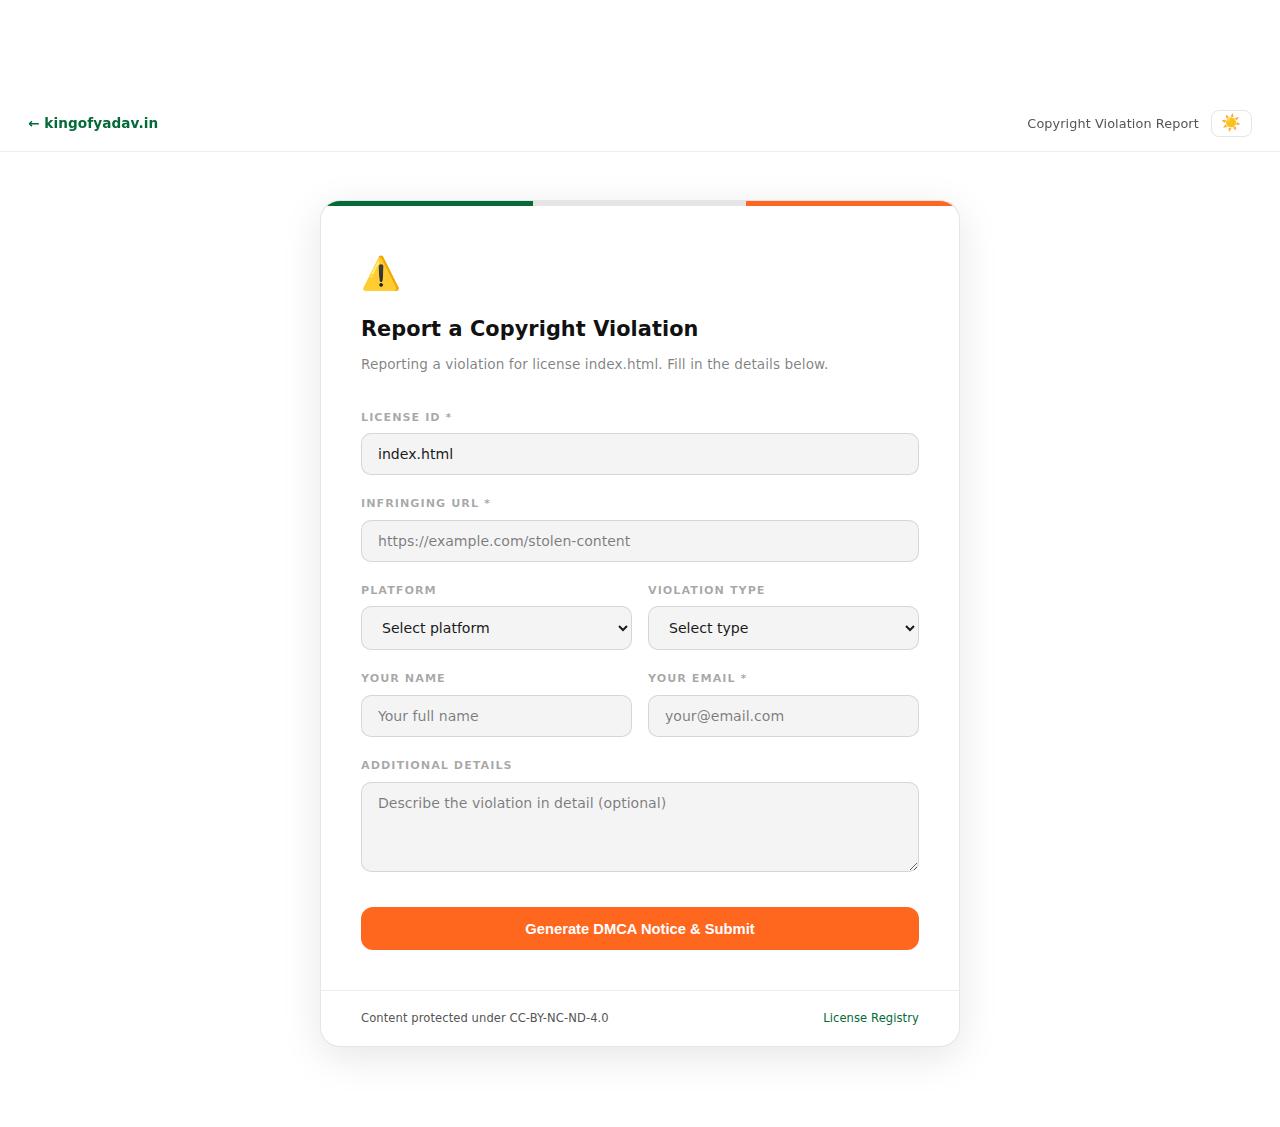
<file: claim/index.html>
<!DOCTYPE html>
<html lang="en">
<head>
  <meta charset="UTF-8" />
  <meta name="viewport" content="width=device-width, initial-scale=1.0" />
  <title>Report Violation — kingofyadav.in</title>
  <meta name="robots" content="noindex" />
  <link rel="icon" href="/favicon/favicon.ico" />
  <link rel="stylesheet" href="/css/base.css?v=1" />
  <style>
    /* ── Theme-aware tokens ── */
    body.theme-dark {
      --pg-card:         rgba(255,255,255,0.03);
      --pg-border:       rgba(255,255,255,0.1);
      --pg-border-soft:  rgba(255,255,255,0.06);
      --pg-muted:        rgba(255,255,255,0.45);
      --pg-faint:        rgba(255,255,255,0.25);
      --pg-field-bg:     rgba(255,255,255,0.05);
      --pg-field-border: rgba(255,255,255,0.1);
      --pg-field-color:  #e5e5e5;
      --pg-select-bg:    #1c1c1e;
      --pg-pre-color:    rgba(255,255,255,0.55);
      --pg-pre-bg:       rgba(255,255,255,0.03);
      --pg-shadow: 0 20px 60px rgba(0,0,0,0.45);
    }
    body.theme-light {
      --pg-card:         #ffffff;
      --pg-border:       rgba(0,0,0,0.1);
      --pg-border-soft:  rgba(0,0,0,0.07);
      --pg-muted:        rgba(0,0,0,0.5);
      --pg-faint:        rgba(0,0,0,0.35);
      --pg-field-bg:     #f4f4f5;
      --pg-field-border: rgba(0,0,0,0.12);
      --pg-field-color:  #1a1a1a;
      --pg-select-bg:    #ffffff;
      --pg-pre-color:    rgba(0,0,0,0.6);
      --pg-pre-bg:       #f4f4f5;
      --pg-shadow: 0 10px 40px rgba(0,0,0,0.1);
    }

    body { min-height: 100vh; display: flex; flex-direction: column; }

    /* ── Top bar ── */
    .clm-bar {
      padding: 0.85rem 1.75rem;
      display: flex; align-items: center; gap: 0.75rem;
      border-bottom: 1px solid var(--pg-border-soft);
      position: sticky; top: 0; z-index: 10;
      backdrop-filter: blur(16px);
    }
    body.theme-dark .clm-bar { background: rgba(0,0,0,0.6); }
    body.theme-light .clm-bar { background: rgba(255,255,255,0.85); }

    .clm-bar-back { color: var(--brand-green); text-decoration: none; font-size: 0.85rem; font-weight: 600; }
    .clm-bar-back:hover { color: var(--brand-orange); }
    .clm-bar-title { font-size: 0.8rem; color: var(--pg-muted); margin-left: auto; }

    #themeToggle {
      background: none; border: 1px solid var(--pg-border); border-radius: 8px;
      padding: 0.3rem 0.6rem; font-size: 1rem; cursor: pointer;
      line-height: 1; transition: border-color .2s;
    }
    #themeToggle:hover { border-color: var(--brand-green); }

    /* ── Main ── */
    .clm-wrap {
      flex: 1; display: flex; flex-direction: column;
      align-items: center; padding: 3rem clamp(1rem,5vw,2rem) 5rem;
    }

    /* ── Card ── */
    .clm-card {
      width: 100%; max-width: 640px;
      background: var(--pg-card);
      border: 1px solid var(--pg-border);
      border-radius: 20px;
      box-shadow: var(--pg-shadow);
      overflow: hidden;
    }
    .clm-stripe {
      height: 5px;
      background: linear-gradient(90deg, #046A38 33.3%, #e5e5e5 33.3% 66.6%, #FF671F 66.6%);
    }
    .clm-body { padding: 2.5rem clamp(1.5rem,5vw,2.5rem); }

    .clm-icon    { font-size: 2rem; margin-bottom: 0.75rem; }
    .clm-heading { font-size: 1.3rem; font-weight: 700; margin-bottom: 0.4rem; }
    .clm-sub     { font-size: 0.85rem; color: var(--pg-muted); margin-bottom: 2rem; line-height: 1.6; }

    /* Form */
    .field { margin-bottom: 1.2rem; }
    .field label {
      display: block; font-size: 0.7rem; font-weight: 700; letter-spacing:.09em;
      text-transform: uppercase; color: var(--pg-faint); margin-bottom: 0.4rem;
    }
    .field input, .field select, .field textarea {
      width: 100%; padding: 0.75rem 1rem; border-radius: 10px; font-size: 0.88rem;
      background: var(--pg-field-bg); border: 1px solid var(--pg-field-border);
      color: var(--pg-field-color); outline: none; font-family: inherit;
      transition: border-color .2s, box-shadow .2s;
    }
    .field input::placeholder, .field textarea::placeholder { color: var(--pg-muted); }
    .field input:focus, .field select:focus, .field textarea:focus {
      border-color: var(--brand-green); box-shadow: 0 0 0 3px rgba(4,106,56,0.15);
    }
    .field textarea { min-height: 90px; resize: vertical; }
    .field select option { background: var(--pg-select-bg); color: var(--pg-field-color); }

    .field-row { display: grid; grid-template-columns: 1fr 1fr; gap: 1rem; }
    @media(max-width:500px){ .field-row { grid-template-columns: 1fr; } }

    .btn-submit {
      width: 100%; padding: 0.85rem; border-radius: 12px; font-size: 0.92rem; font-weight: 700;
      background: var(--brand-orange); color: #fff; border: none; cursor: pointer;
      transition: background .2s, transform .1s; margin-top: 0.5rem;
    }
    .btn-submit:hover   { background: var(--brand-orange-deep); }
    .btn-submit:active  { transform: scale(0.99); }
    .btn-submit:disabled { opacity: 0.5; cursor: not-allowed; }

    /* DMCA preview */
    .dmca-preview {
      display: none; margin-top: 1.5rem;
      background: var(--pg-pre-bg); border: 1px solid var(--pg-border);
      border-radius: 12px; padding: 1.25rem;
    }
    .dmca-preview.show { display: block; }
    .dmca-preview label {
      font-size: 0.65rem; font-weight: 700; letter-spacing:.1em; text-transform: uppercase;
      color: var(--pg-faint); display: block; margin-bottom: 0.5rem;
    }
    .dmca-preview pre { font-size: 0.75rem; color: var(--pg-pre-color); white-space: pre-wrap; line-height: 1.7; }
    .dmca-copy {
      margin-top: 0.75rem; font-size: 0.78rem; font-weight: 600; color: var(--brand-green);
      background: none; border: none; cursor: pointer; padding: 0;
    }
    .dmca-copy:hover { color: var(--brand-orange); }

    /* Success */
    .clm-success { display: none; text-align: center; padding: 1rem 0; }
    .clm-success.show { display: block; }
    .clm-success .tick { font-size: 3rem; margin-bottom: 1rem; }
    .clm-success h2  { font-size: 1.2rem; margin-bottom: 0.5rem; }
    .clm-success p   { font-size: 0.85rem; color: var(--pg-muted); line-height: 1.7; }

    .clm-footer {
      padding: 1.1rem clamp(1.5rem,5vw,2.5rem);
      border-top: 1px solid var(--pg-border-soft);
      font-size: 0.72rem; color: var(--pg-faint);
      display: flex; justify-content: space-between; flex-wrap: wrap; gap: .5rem;
    }
    .clm-footer a { color: var(--brand-green); text-decoration: none; }
    .clm-footer a:hover { color: var(--brand-orange); }
  </style>
</head>
<body class="theme-dark">
<script>try{var _t=localStorage.getItem("theme");if(_t){document.body.classList.remove("theme-dark","theme-light");document.body.classList.add(_t);}}catch(e){}</script>

<div class="clm-bar">
  <a href="/" class="clm-bar-back">← kingofyadav.in</a>
  <span class="clm-bar-title">Copyright Violation Report</span>
  <button id="themeToggle" aria-label="Toggle theme">🌙</button>
</div>

<div class="clm-wrap">
  <div class="clm-card">
    <div class="clm-stripe"></div>
    <div class="clm-body">

      <div id="formSection">
        <div class="clm-icon">⚠️</div>
        <div class="clm-heading">Report a Copyright Violation</div>
        <div class="clm-sub" id="clmSub">
          Use this form to report unauthorized use of licensed content from kingofyadav.in.
          A DMCA takedown notice will be auto-generated for your use.
        </div>

        <form id="claimForm" novalidate>
          <div class="field">
            <label>License ID *</label>
            <input type="text" id="fLicenseId" placeholder="KOY-2026-05-A3F9B2" required />
          </div>
          <div class="field">
            <label>Infringing URL *</label>
            <input type="url" id="fInfrUrl" placeholder="https://example.com/stolen-content" required />
          </div>
          <div class="field-row">
            <div class="field">
              <label>Platform</label>
              <select id="fPlatform">
                <option value="">Select platform</option>
                <option>YouTube</option>
                <option>Instagram</option>
                <option>Facebook</option>
                <option>Twitter / X</option>
                <option>LinkedIn</option>
                <option>Medium</option>
                <option>WordPress</option>
                <option>Other Website</option>
              </select>
            </div>
            <div class="field">
              <label>Violation Type</label>
              <select id="fViolationType">
                <option value="">Select type</option>
                <option value="Unauthorized reproduction">Copied without credit</option>
                <option value="Plagiarism">Plagiarism</option>
                <option value="Commercial misuse">Commercial misuse</option>
                <option value="Derivative work without permission">Derivative work</option>
                <option value="Other">Other</option>
              </select>
            </div>
          </div>
          <div class="field-row">
            <div class="field">
              <label>Your Name</label>
              <input type="text" id="fName" placeholder="Your full name" />
            </div>
            <div class="field">
              <label>Your Email *</label>
              <input type="email" id="fEmail" placeholder="your@email.com" required />
            </div>
          </div>
          <div class="field">
            <label>Additional Details</label>
            <textarea id="fContact" placeholder="Describe the violation in detail (optional)"></textarea>
          </div>

          <button type="submit" class="btn-submit" id="submitBtn">Generate DMCA Notice &amp; Submit</button>
        </form>

        <div class="dmca-preview" id="dmcaPreview">
          <label>Auto-Generated DMCA Notice</label>
          <pre id="dmcaText"></pre>
          <button class="dmca-copy" onclick="copyDmca()">Copy to clipboard</button>
        </div>
      </div>

      <div class="clm-success" id="successSection">
        <div class="tick">✅</div>
        <h2>Report Submitted</h2>
        <p>Your violation report has been logged and the DMCA notice has been generated.<br>
        Copy the notice above and send it to the platform's legal/DMCA team.</p>
        <p style="margin-top:1rem">
          <a href="/" style="color:var(--brand-green);text-decoration:none;font-weight:600">← Return Home</a>
        </p>
      </div>

    </div>
    <div class="clm-footer">
      <span>Content protected under CC-BY-NC-ND-4.0</span>
      <a href="/pages/hi-license.html">License Registry</a>
    </div>
  </div>
</div>

<script src="/js/script.js?v=1" defer></script>
<script>
(function () {
  var pathId = window.location.pathname.replace(/\/$/, '').split('/').pop();
  if (pathId && pathId !== 'claim') {
    document.getElementById('fLicenseId').value = pathId;
    document.getElementById('clmSub').textContent =
      'Reporting a violation for license ' + pathId + '. Fill in the details below.';
  }

  document.getElementById('claimForm').addEventListener('submit', async function (e) {
    e.preventDefault();
    var licenseId     = document.getElementById('fLicenseId').value.trim();
    var infrUrl       = document.getElementById('fInfrUrl').value.trim();
    var platform      = document.getElementById('fPlatform').value;
    var violationType = document.getElementById('fViolationType').value;
    var name          = document.getElementById('fName').value.trim();
    var email         = document.getElementById('fEmail').value.trim();
    var contact       = document.getElementById('fContact').value.trim();
    var btn           = document.getElementById('submitBtn');

    if (!licenseId || !infrUrl || !email) {
      alert('Please fill in License ID, Infringing URL, and your Email.');
      return;
    }

    btn.disabled = true;
    btn.textContent = 'Submitting…';

    try {
      var r = await fetch('/api/claim', {
        method: 'POST',
        headers: { 'Content-Type': 'application/json' },
        body: JSON.stringify({ license_id: licenseId, infringing_url: infrUrl,
          platform, violation_type: violationType,
          reporter_name: name, reporter_email: email, reporter_contact: contact })
      });
      var d = await r.json();
      if (!d.ok) throw new Error(d.error || 'Submission failed');

      document.getElementById('dmcaText').textContent = d.dmca;
      document.getElementById('dmcaPreview').classList.add('show');
      document.getElementById('successSection').classList.add('show');
      btn.style.display = 'none';
    } catch (err) {
      alert('Error: ' + err.message);
      btn.disabled = false;
      btn.textContent = 'Generate DMCA Notice & Submit';
    }
  });
}());

function copyDmca() {
  navigator.clipboard.writeText(document.getElementById('dmcaText').textContent).then(function () {
    var btn = document.querySelector('.dmca-copy');
    btn.textContent = 'Copied!';
    setTimeout(function () { btn.textContent = 'Copy to clipboard'; }, 2000);
  });
}
</script>
</body>
</html>
</file>
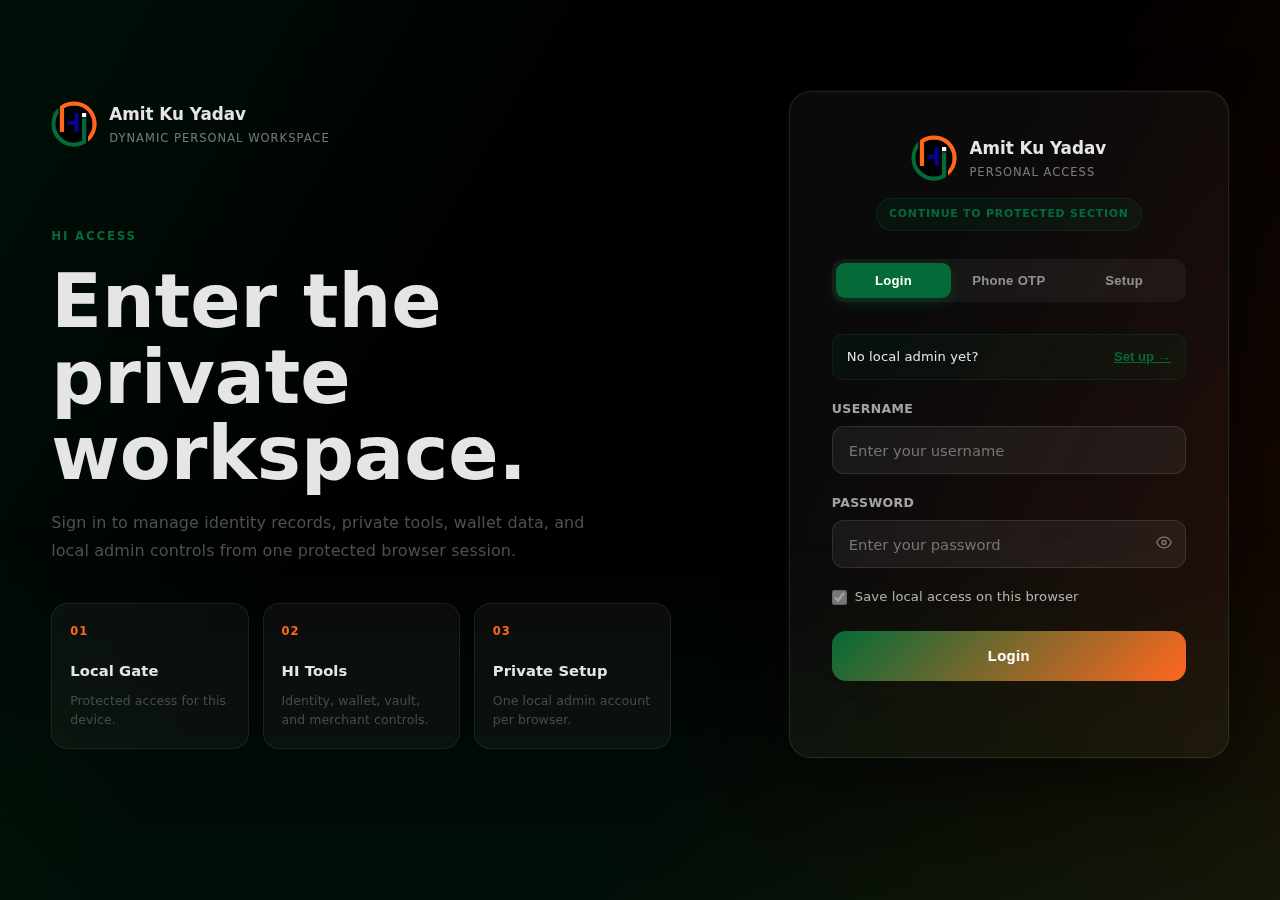
<file: marketplace/index.html>
<!doctype html>
<html lang="en">
<head>
  <meta charset="UTF-8" />
  <title>HI Marketplace — Amit Ku Yadav</title>
  <meta name="description" content="HI Marketplace prototype for service economy, HI rewards, service payments, and identity-powered trust." />
  <meta name="viewport" content="width=device-width, initial-scale=1.0" />
  <meta name="robots" content="noindex, nofollow" />
  <link rel="icon" href="/favicon/favicon.ico" />
  <meta name="theme-color" content="#046A38" />
  <link rel="stylesheet" href="/css/base.css?v=form-suite-1" />
  <link rel="stylesheet" href="/css/components.css?v=footer-clean-1" />
  <link rel="stylesheet" href="/css/layout.css?v=layout-1" />
  <link rel="stylesheet" href="/css/personal.css?v=nav-pro-3" />
  <link rel="stylesheet" href="/css/auth.css?v=auth-otp-1" />
  <link rel="stylesheet" href="/css/hi-app.css?v=hi-1" />
  <link rel="stylesheet" href="/css/hi-wallet.css?v=wallet-pro-1" />
  <link rel="stylesheet" href="/css/hi-ecosystem.css?v=eco-pro-1" />
</head>
<body class="theme-dark personal-page ecosystem-page marketplace-page">
<script>
  try { var _t = localStorage.getItem('theme'); if (_t) { document.body.classList.remove('theme-dark','theme-light'); document.body.classList.add(_t); } } catch(e) {}
</script>
<script src="/js/auth.js?v=auth-otp-1"></script>
<script>requireAuth(); document.documentElement.style.visibility = '';</script>

<div id="scrollProgress"></div>
<a href="#main-content" class="skip-link">Skip to content</a>

<header class="personal-header glass">
  <div class="personal-header-inner">
    <a href="/pages/personal.html" class="personal-brand">
      <img id="personalLogo" src="/logo/day-logo.png" alt="HI Life OS" class="personal-logo" />
      <div class="personal-brand-text">
        <span class="personal-name">Amit Ku Yadav</span>
        <span class="personal-tagline">HI Marketplace</span>
      </div>
    </a>
    <button class="hamburger" id="hamburger" aria-label="Toggle menu" aria-expanded="false">
      <span></span><span></span><span></span>
    </button>
    <nav class="personal-nav" data-nav="personal"></nav>
    <div class="auth-bar">
      <span>Hi, <strong id="authUserDisplay"></strong></span>
      <button class="auth-logout-btn" id="logoutBtn">Logout</button>
    </div>
  </div>
</header>

<div class="eco-stripe"></div>

<main class="eco-main" id="main-content">

  <!-- LOCKED -->
  <div id="ecosystemLocked" class="ecosystem-locked">
    <p class="eco-kicker">Identity Required</p>
    <h2>Create HDI before using the marketplace.</h2>
    <p>The service economy uses your HDI, wallet, local ledger, and trust score.</p>
    <div class="ecosystem-actions" style="margin-top:1.25rem">
      <a class="ecosystem-action primary" href="/pages/personal.html#create-identity">Create Identity</a>
      <a class="ecosystem-action" href="/pages/wallet.html">Open HI Wallet</a>
    </div>
  </div>

  <!-- HERO -->
  <section class="eco-hero">
    <div class="eco-hero-copy">
      <p class="eco-kicker">Service Economy — Phase 2 Prototype</p>
      <h1>Use HI for work,<br>learning, and services.</h1>
      <p class="eco-hero-desc">The marketplace turns HI Wallet into a usable identity-powered economy: earn HI through contribution, spend HI on services, and build trust through ledger history.</p>
      <div class="ecosystem-actions">
        <a class="ecosystem-action primary" href="#marketplaceGrid">Explore Services</a>
        <a class="ecosystem-action" href="/pages/merchant.html">Merchant Dashboard</a>
        <a class="ecosystem-action" href="/pages/wallet.html">Open Wallet</a>
      </div>
    </div>

    <div class="eco-market-card" aria-label="Economy status">
      <div class="eco-market-card-inner">
        <p class="eco-kicker">Your Economy Status</p>
        <div class="eco-market-metrics">
          <div class="eco-market-metric">
            <span>Balance</span>
            <strong id="marketWalletBalance">Locked</strong>
          </div>
          <div class="eco-market-metric">
            <span>Trust Score</span>
            <strong><span id="marketTrustScore">0</span>/100</strong>
          </div>
          <div class="eco-market-metric eco-market-metric--wide">
            <span>HDI</span>
            <strong id="marketHdi">Identity required</strong>
          </div>
          <div class="eco-market-metric">
            <span>Rule</span>
            <strong>Use, not trade</strong>
          </div>
        </div>
        <p class="ecosystem-status" id="marketplaceStatus" aria-live="polite" style="margin-top:.75rem"></p>
      </div>
    </div>
  </section>

  <section class="wlt-grid" style="margin-bottom:1.5rem">
    <article class="wlt-panel wlt-security-panel">
      <p class="wlt-kicker">Key Security</p>
      <h2>Unlock and trust this device.</h2>
      <p>Marketplace payments use the same HDI security state as the wallet.</p>
      <div class="wlt-security-state">
        <div><span>Private Key</span><strong id="walletKeyProtection">Checking</strong></div>
        <div><span>Session</span><strong id="walletKeySession">Locked</strong></div>
        <div><span>Risk</span><strong id="walletRiskState">Checking</strong></div>
      </div>
      <form id="walletSecurityForm" class="wlt-form">
        <div class="wlt-field">
          <label for="walletPassphrase">Wallet passphrase</label>
          <input id="walletPassphrase" type="password" minlength="8" autocomplete="current-password" placeholder="Minimum 8 characters" required />
        </div>
        <div class="wlt-action-row">
          <button class="wlt-submit" id="walletProtectKey" type="button">Protect Key</button>
          <button class="wlt-submit" id="walletUnlockKey" type="submit">Unlock</button>
          <button class="wlt-btn" id="walletLockKey" type="button">Lock</button>
        </div>
        <p class="wallet-status" id="walletSecurityStatus" aria-live="polite"></p>
      </form>
    </article>

    <article class="wlt-panel">
      <p class="wlt-kicker">Device Trust</p>
      <h2>Mark this browser trusted.</h2>
      <div class="wlt-device-actions">
        <button class="wlt-btn primary" id="walletTrustDevice" type="button">Trust Current Device</button>
        <button class="wlt-btn" id="walletRefreshDevices" type="button">Refresh</button>
      </div>
      <div id="walletDeviceList" class="wlt-device-list"></div>
      <p class="wallet-status" id="walletDeviceStatus" aria-live="polite"></p>
    </article>
  </section>

  <!-- STATS BAR -->
  <div class="eco-stats">
    <div class="eco-stat">
      <span>Earn HI</span>
      <strong>Work &amp; Contribution</strong>
    </div>
    <div class="eco-stat">
      <span>Use HI</span>
      <strong>Services &amp; Access</strong>
    </div>
    <div class="eco-stat">
      <span>Build Trust</span>
      <strong>Reputation Proof</strong>
    </div>
    <div class="eco-stat">
      <span>Future</span>
      <strong>UPI Settlement</strong>
    </div>
  </div>

  <!-- RULE SECTION -->
  <section class="eco-panel eco-rule-panel">
    <p class="eco-kicker">Big Rule</p>
    <h2>Phase 3 is real-world usefulness, not speculative crypto.</h2>
    <div class="eco-layers">
      <div>
        <span>Earn</span>
        <strong>Work and contribution</strong>
        <p>Users earn HI through verified service, learning, and community actions.</p>
      </div>
      <div>
        <span>Use</span>
        <strong>Services and access</strong>
        <p>HI is spent inside the ecosystem for practical value, not traded.</p>
      </div>
      <div>
        <span>Trust</span>
        <strong>Reputation proof</strong>
        <p>Identity age, payments, and service history build ledger-backed trust.</p>
      </div>
      <div>
        <span>Settle</span>
        <strong>Future UPI layer</strong>
        <p>Merchants can later receive compliant INR settlement via payment rails.</p>
      </div>
    </div>
  </section>

  <!-- EARN FORM -->
  <section class="eco-grid eco-earn-grid">

    <article class="eco-panel">
      <p class="eco-kicker">Verified Contribution</p>
      <h2>Add earned HI.</h2>
      <p class="eco-hero-desc" style="margin-bottom:0">Record verified work or contribution directly to your local wallet ledger.</p>
      <form id="marketEarnForm" class="eco-form ecosystem-form">
        <div class="eco-field">
          <label for="marketEarnReason">Reason</label>
          <select id="marketEarnReason">
            <option value="Website work">Website work</option>
            <option value="Referral">Referral</option>
            <option value="Bug report">Bug report</option>
            <option value="Education">Education</option>
            <option value="Community help">Community help</option>
          </select>
        </div>
        <div class="eco-field">
          <label for="marketEarnAmount">Amount (1–99 HI)</label>
          <input id="marketEarnAmount" type="number" min="1" max="99" step="1" placeholder="e.g. 5" required />
        </div>
        <button class="eco-submit" type="submit">Record Earning</button>
        <p class="ecosystem-status" id="marketEarnStatus" aria-live="polite"></p>
      </form>
    </article>

    <article class="eco-panel eco-earn-info">
      <p class="eco-kicker">How It Works</p>
      <h2>Earn → Use → Trust → Settle.</h2>
      <div class="eco-earn-steps">
        <div>
          <strong>1. Identity first</strong>
          <p>Your HDI is required to link any HI to your ledger.</p>
        </div>
        <div>
          <strong>2. Earn through contribution</strong>
          <p>Record work, learning, referrals, or community help.</p>
        </div>
        <div>
          <strong>3. Spend on services</strong>
          <p>Use HI to access services in the grid below.</p>
        </div>
        <div>
          <strong>4. Build trust score</strong>
          <p>More ledger activity → higher trust → more access.</p>
        </div>
      </div>
    </article>

  </section>

  <!-- SERVICE GRID -->
  <section class="eco-services-section">
    <div class="eco-services-header">
      <p class="eco-kicker">Service Catalogue</p>
      <h2>Available services and contribution rewards.</h2>
    </div>
    <div class="eco-services-grid" id="marketplaceGrid"></div>
  </section>

</main>

<footer class="site-footer glass" data-footer></footer>
<button id="backToTop" aria-label="Back to top">
  <svg viewBox="0 0 24 24"><polyline points="18 15 12 9 6 15" /></svg>
</button>

<script src="/js/footer.js" defer></script>
<script src="/js/nav.js" defer></script>
<script src="/js/script.js?v=footer-clean-1" defer></script>
<script src="/js/hi-storage.js?v=hi-ecosystem-1"></script>
<script src="/js/hi-identity-crypto.js?v=phase-1a" defer></script>
<script src="/js/hi-app.js?v=hi-1" defer></script>
<script src="/js/hi-wallet.js?v=hi-wallet-1" defer></script>
<script src="/js/hi-ecosystem.js?v=hi-ecosystem-1" defer></script>
</body>
</html>
</file>
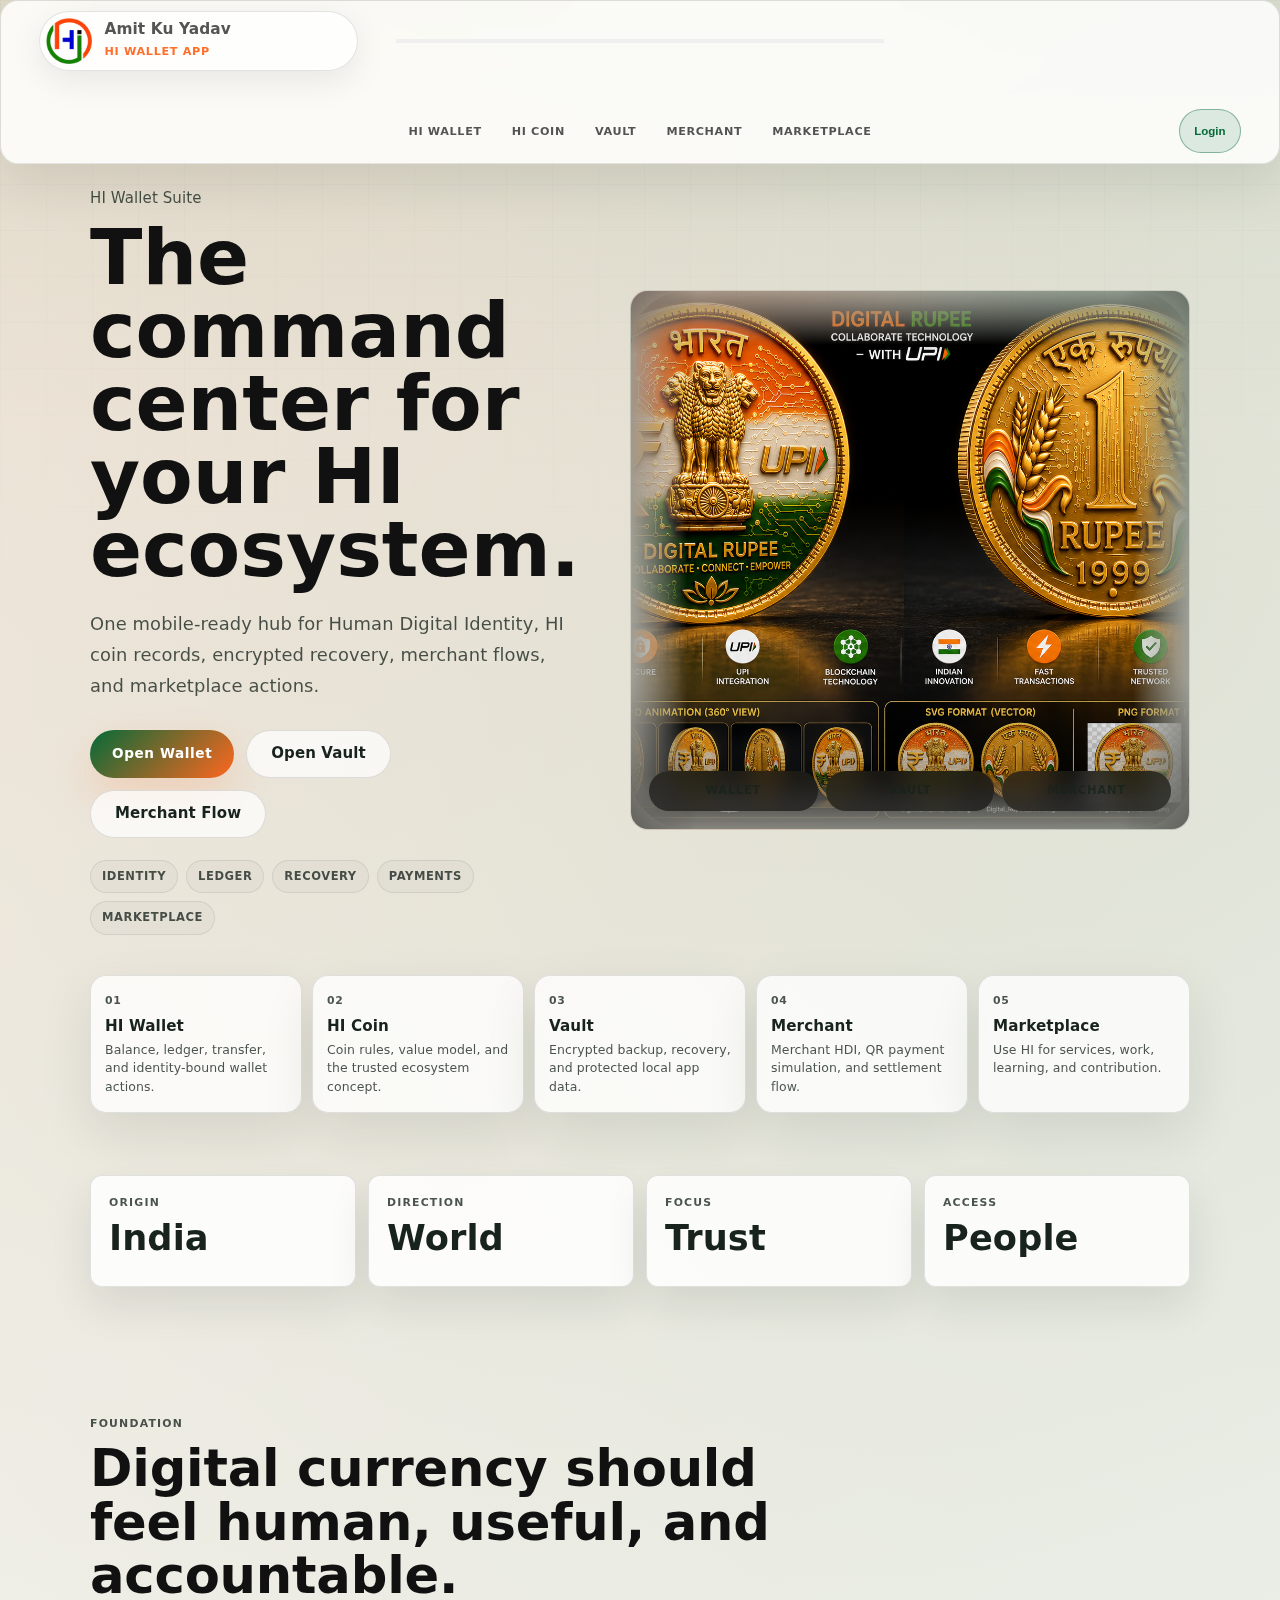
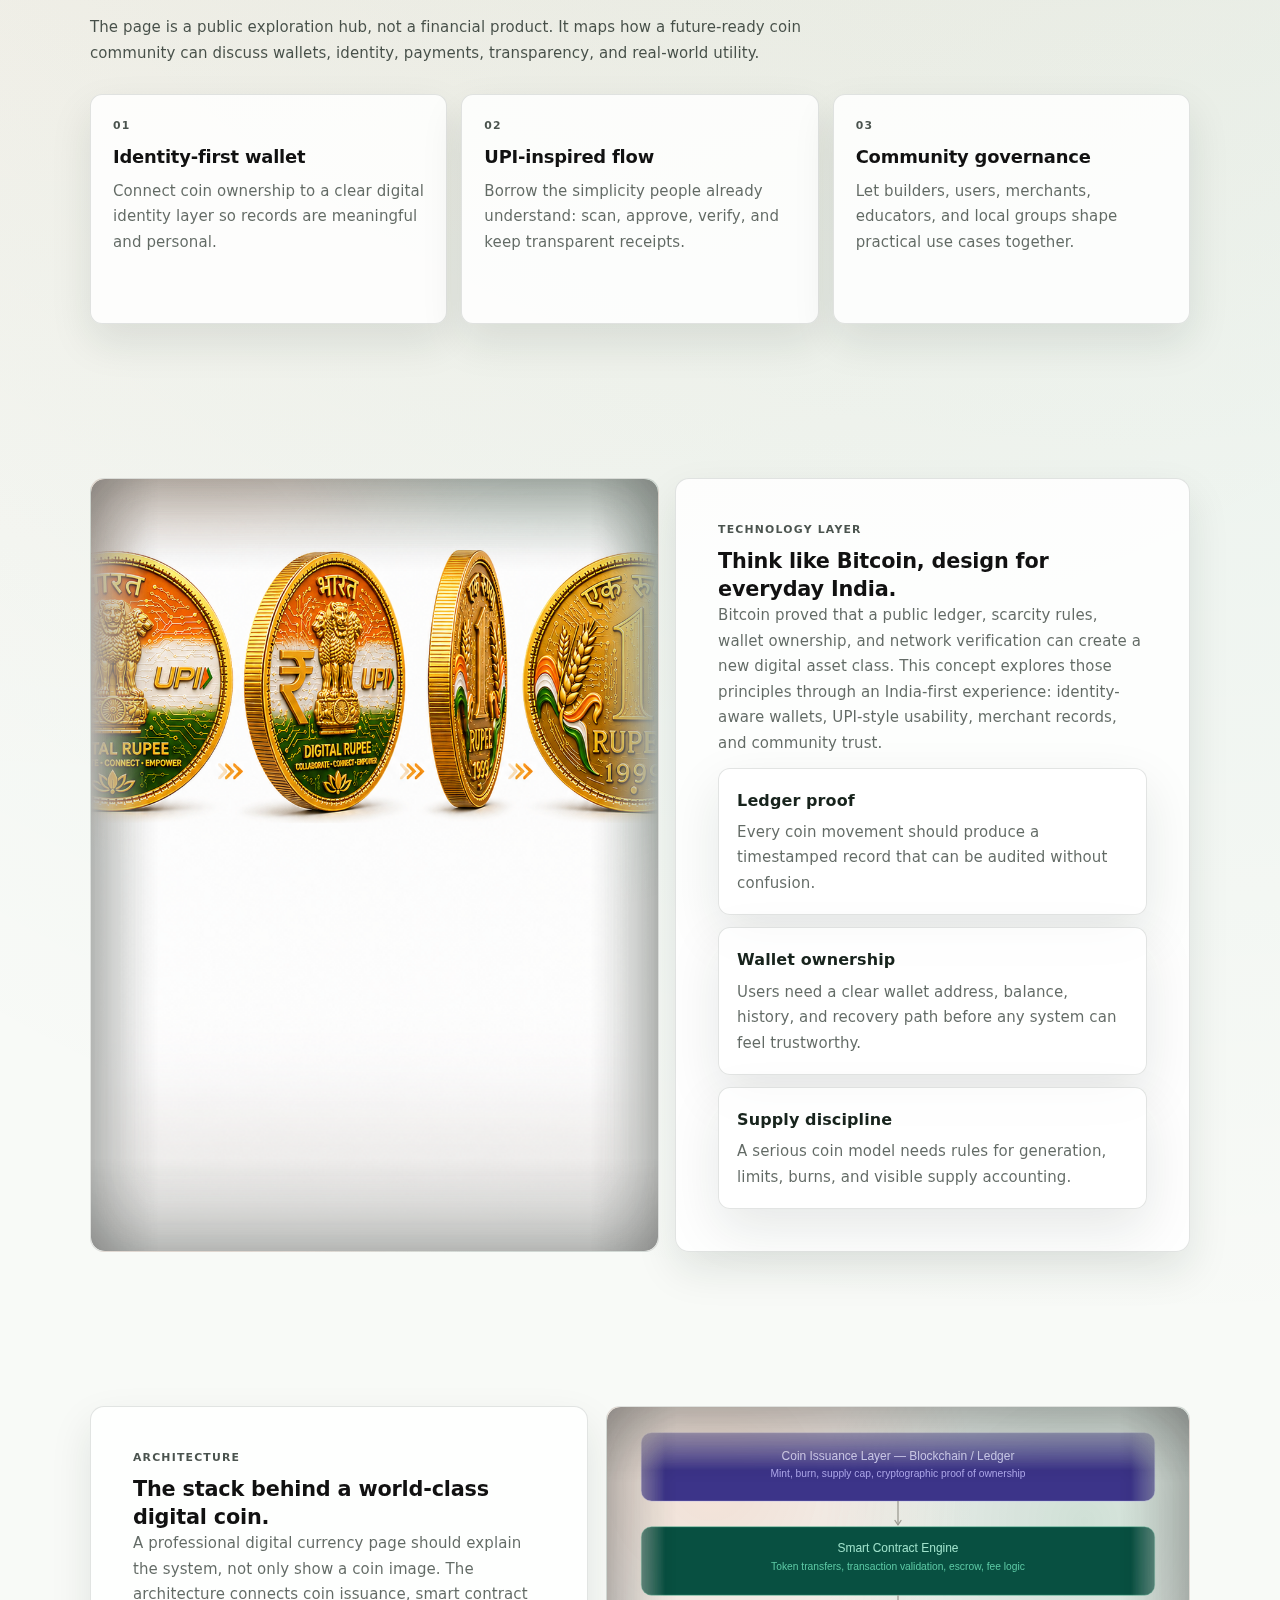
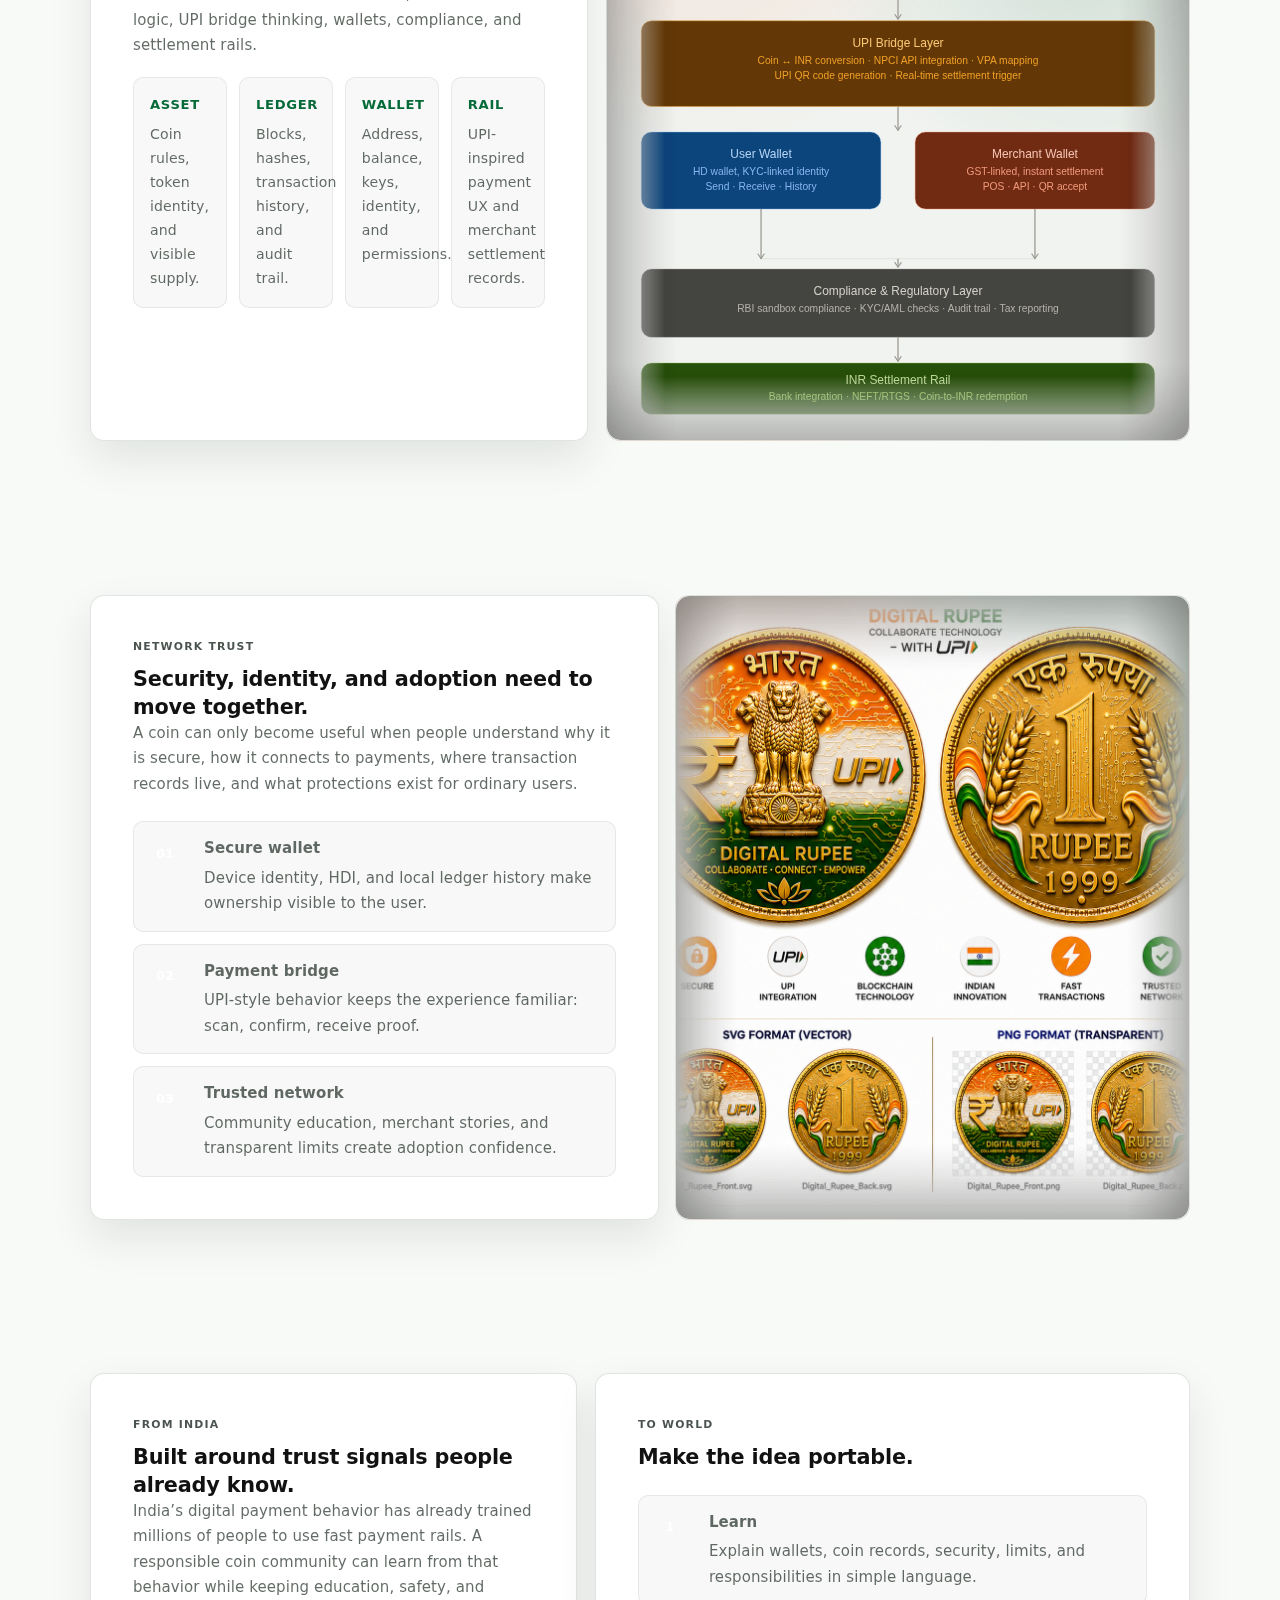
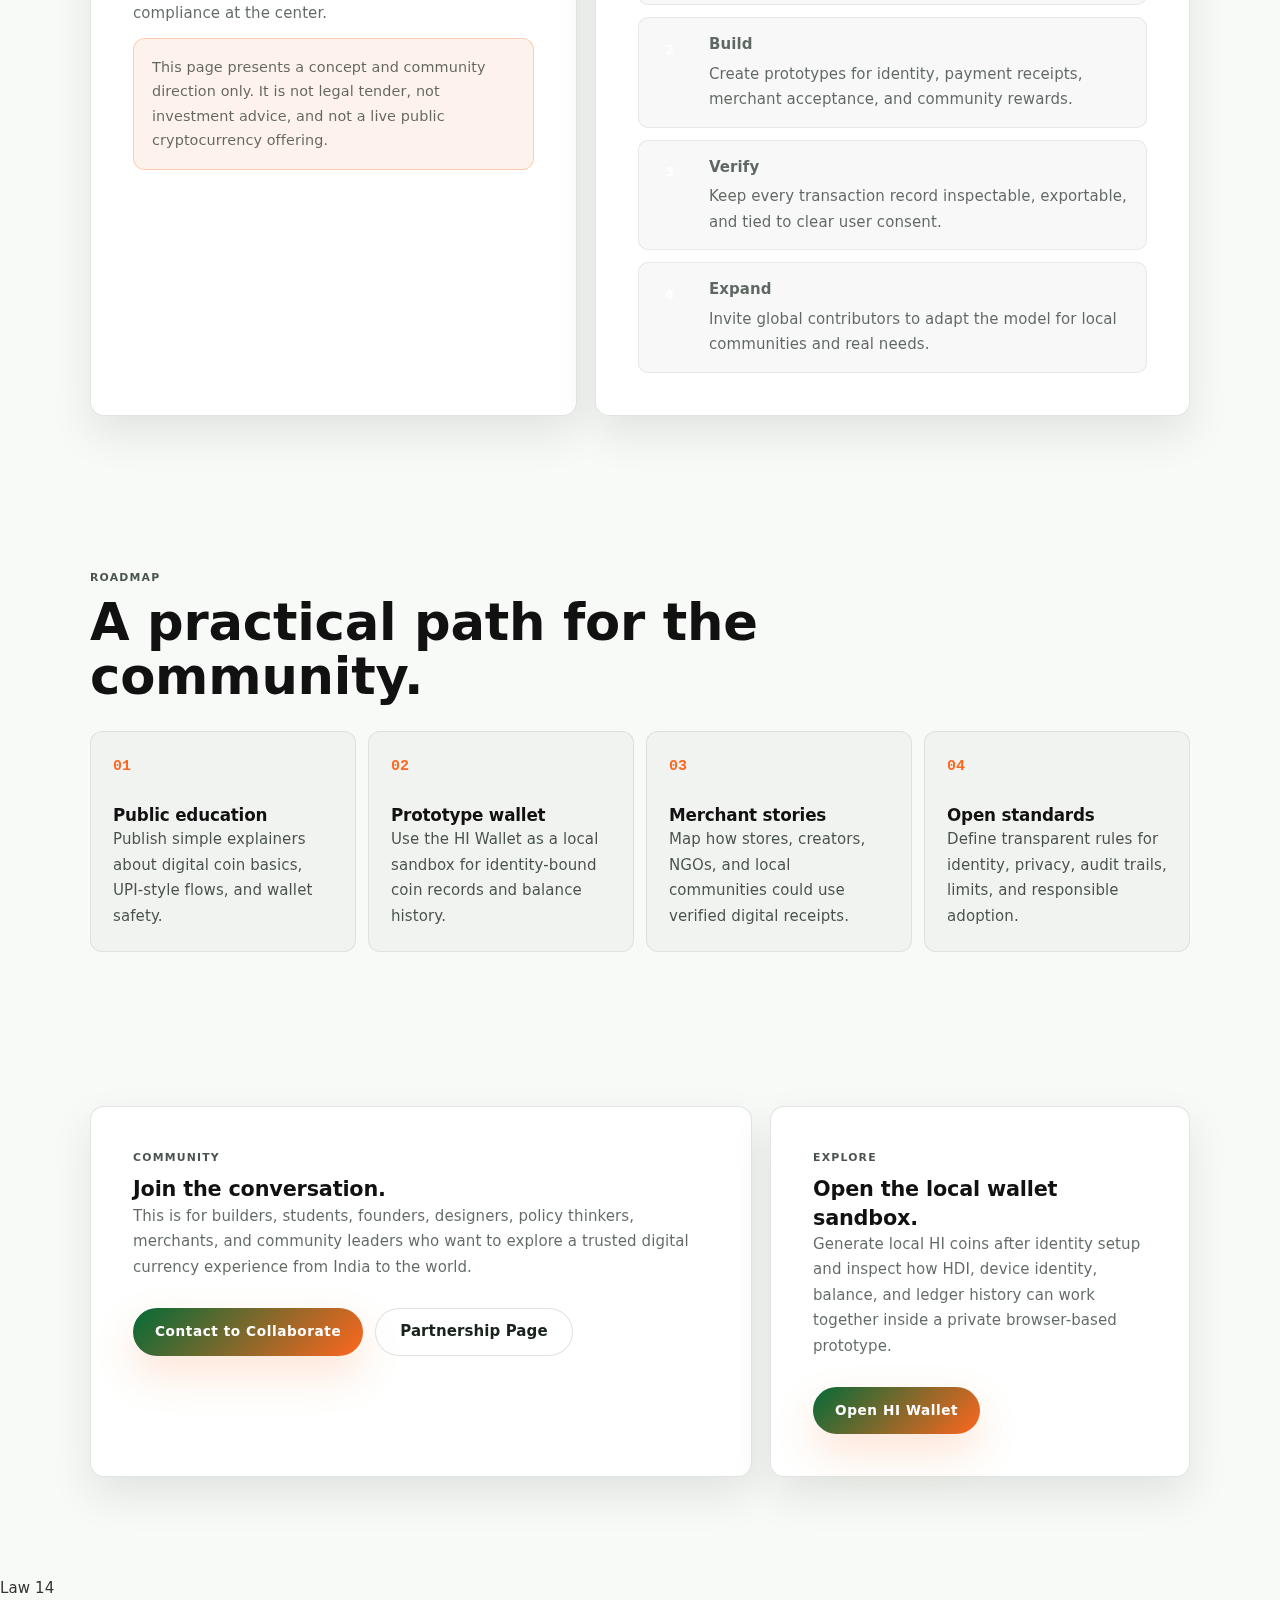
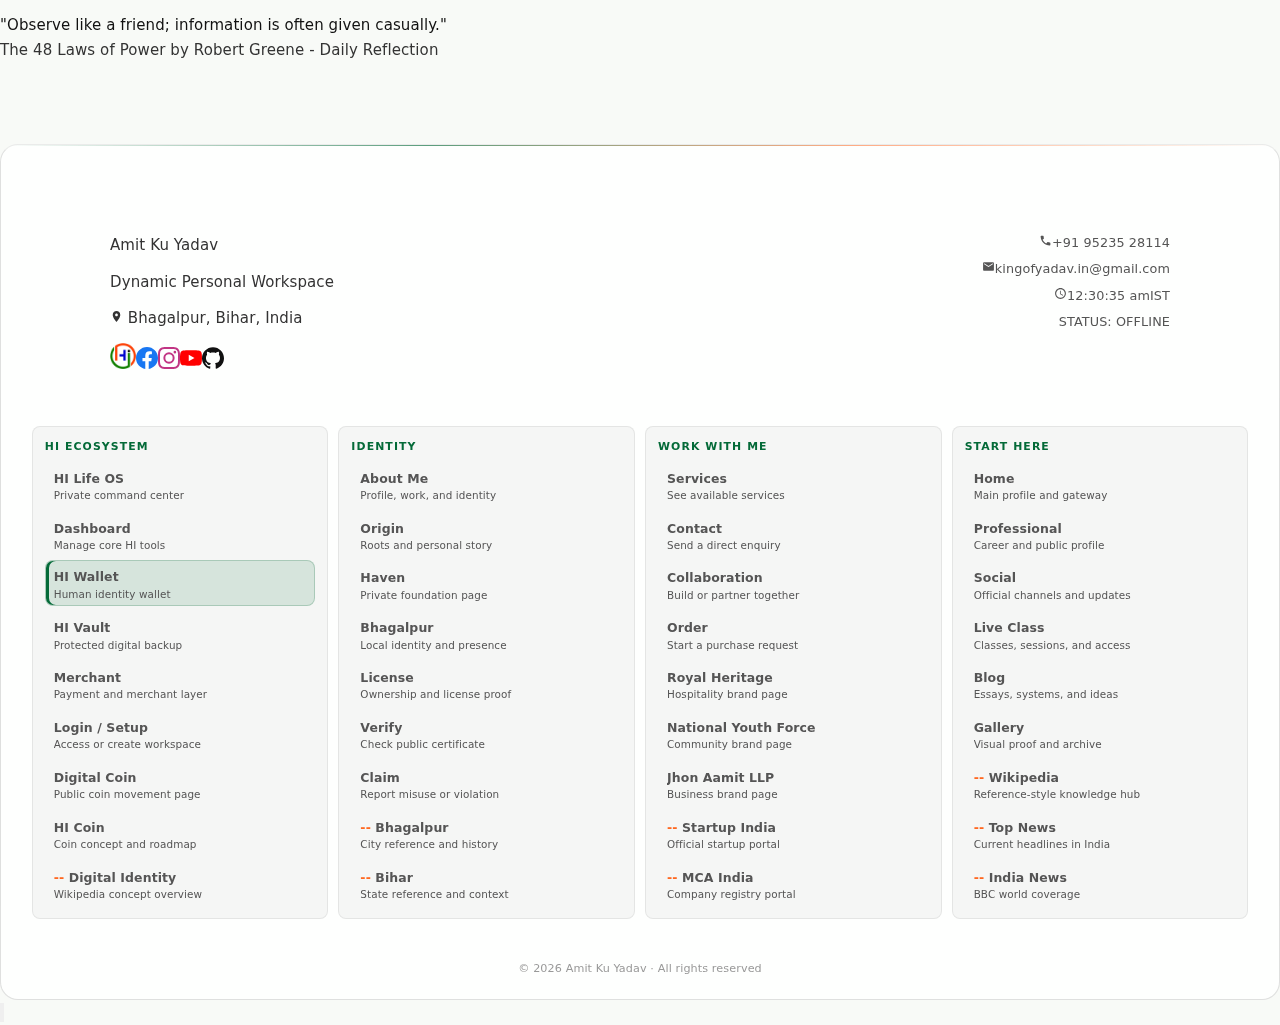
<file: wallet/index.html>
<!DOCTYPE html>
<html lang="en">
<head>
  <meta charset="UTF-8" />
  <title>HI Wallet Suite | Wallet, Coin, Vault, Merchant, Marketplace</title>
  <meta name="description" content="HI Wallet app shell for identity-bound HI coin, encrypted vault backup, merchant payments, and the HI marketplace." />
  <meta name="author" content="Amit Ku Yadav" />
  <meta name="viewport" content="width=device-width, initial-scale=1.0" />
  <meta name="theme-color" content="#000000" />
  <meta name="robots" content="index, follow" />
  <link rel="canonical" href="https://kingofyadav.in/wallet/" />
  <link rel="icon" href="/wallet/favicon/favicon.ico" />
  <link rel="apple-touch-icon" href="/wallet/favicon/apple-touch-icon.png" />
  <link rel="manifest" href="/wallet/favicon/site.webmanifest" />

  <link rel="preload" href="/css/base.css?v=form-suite-1" as="style" />
  <link rel="preload" href="/css/components.css?v=footer-clean-1" as="style" />
  <link rel="stylesheet" href="/css/base.css?v=form-suite-1" />
  <link rel="stylesheet" href="/css/components.css?v=footer-clean-1" />
  <link rel="stylesheet" href="/css/layout.css?v=layout-1" />
  <link rel="stylesheet" href="css/wallet-nav.css?v=wallet-nav-2" />

  <style>
    .coin-page {
      --coin-border: rgba(128,128,128,.16);
      --coin-panel: rgba(255,255,255,.04);
      --coin-muted-dark: #aaa;
    }

    .coin-main {
      max-width: var(--container);
      margin: 0 auto;
      padding: 0 var(--section-pad-h) 56px;
    }

    .coin-hero {
      min-height: calc(100svh - 80px);
      display: grid;
      grid-template-columns: minmax(0, 1fr) minmax(320px, 560px);
      gap: clamp(28px, 5vw, 72px);
      align-items: center;
      padding: clamp(52px, 7vw, 96px) 0 clamp(34px, 5vw, 58px);
    }

    .coin-hero-copy {
      max-width: 820px;
    }

    .coin-hero h1 {
      margin: 0 0 22px;
      font-size: clamp(2.8rem, 6vw, 5.6rem);
      line-height: .95;
      font-weight: 850;
      letter-spacing: 0;
    }

    .coin-hero-copy p:not(.hero-label) {
      max-width: 680px;
      font-size: clamp(1rem, 1.4vw, 1.18rem);
      line-height: 1.72;
    }

    .coin-hero-actions {
      display: flex;
      flex-wrap: wrap;
      gap: 12px;
      margin-top: 28px;
    }

    .coin-page .btn-secondary {
      display: inline-flex;
      align-items: center;
      justify-content: center;
      min-height: 48px;
      padding: 0 24px;
      border: 1px solid rgba(128,128,128,.24);
      border-radius: 999px;
      color: var(--text-color);
      background: var(--card-bg);
      box-shadow: var(--card-shadow);
      font-weight: 800;
      text-decoration: none;
      transition: transform .2s ease, border-color .2s ease, background .2s ease;
    }

    .coin-page .btn-secondary:hover {
      transform: translateY(-2px);
      border-color: rgba(255,103,31,.45);
      background: rgba(255,103,31,.1);
    }

    .coin-hero-visual {
      position: relative;
      display: grid;
      align-items: center;
      min-height: clamp(360px, 42vw, 560px);
      border-radius: 18px;
      overflow: hidden;
      border: 1px solid var(--coin-border);
      background:
        radial-gradient(circle at 18% 10%, rgba(255,103,31,.18), transparent 36%),
        radial-gradient(circle at 88% 16%, rgba(4,106,56,.18), transparent 38%),
        rgba(128,128,128,.06);
      box-shadow: var(--card-shadow);
    }

    .wallet-suite-rail {
      display: flex;
      flex-wrap: wrap;
      gap: 8px;
      margin-top: 22px;
    }

    .wallet-suite-rail span {
      display: inline-flex;
      align-items: center;
      min-height: 32px;
      padding: 6px 11px;
      border: 1px solid rgba(128,128,128,.18);
      border-radius: 999px;
      background: rgba(128,128,128,.06);
      color: var(--text-muted);
      font-size: .72rem;
      font-weight: 850;
      letter-spacing: .55px;
      text-transform: uppercase;
      white-space: nowrap;
    }

    .coin-hero-visual img {
      width: 100%;
      height: 100%;
      min-height: clamp(360px, 42vw, 560px);
      display: block;
      object-fit: cover;
      object-position: center;
      padding: 0;
      border-radius: 10%;
      -webkit-mask-image:
        linear-gradient(to right, transparent 0%, #000 10%, #000 90%, transparent 100%),
        linear-gradient(to bottom, transparent 0%, #000 10%, #000 90%, transparent 100%);
      -webkit-mask-composite: source-in;
      mask-image:
        linear-gradient(to right, transparent 0%, #000 10%, #000 90%, transparent 100%),
        linear-gradient(to bottom, transparent 0%, #000 10%, #000 90%, transparent 100%);
      mask-composite: intersect;
    }

    .coin-hero-visual::after {
      content: "";
      position: absolute;
      inset: 0;
      background:
        linear-gradient(to right, rgba(0,0,0,.28), transparent 12%, transparent 88%, rgba(0,0,0,.28)),
        linear-gradient(to bottom, rgba(0,0,0,.26), transparent 12%, transparent 72%, rgba(0,0,0,.4));
      pointer-events: none;
    }

    .coin-visual-caption {
      position: absolute;
      left: 18px;
      right: 18px;
      bottom: 18px;
      z-index: 1;
      display: grid;
      grid-template-columns: repeat(3, 1fr);
      gap: 8px;
    }

    .coin-visual-caption span {
      padding: 10px 12px;
      border-radius: 999px;
      background: rgba(0,0,0,.48);
      color: #fff;
      font-size: .72rem;
      font-weight: 800;
      text-align: center;
      letter-spacing: .7px;
      text-transform: uppercase;
      backdrop-filter: blur(12px);
    }

    .coin-proof {
      display: grid;
      grid-template-columns: repeat(4, minmax(0, 1fr));
      gap: 12px;
      margin: 0 0 52px;
    }

    .coin-proof div,
    .coin-card,
    .coin-panel {
      border: 1px solid var(--coin-border);
      background: var(--card-bg);
      box-shadow: var(--card-shadow);
    }

    .coin-proof div {
      min-height: 112px;
      padding: 18px;
      border-radius: 12px;
    }

    .coin-proof span,
    .coin-card span,
    .coin-panel-label {
      display: block;
      margin-bottom: 8px;
      color: var(--brand-orange);
      font-size: .68rem;
      font-weight: 850;
      letter-spacing: 1.2px;
      text-transform: uppercase;
    }

    .coin-proof strong {
      display: block;
      font-size: clamp(1.4rem, 3vw, 2.2rem);
      line-height: 1;
    }

    .coin-section {
      padding: clamp(36px, 6vw, 82px) 0;
    }

    .coin-section-head {
      max-width: 760px;
      margin-bottom: 28px;
    }

    .coin-section-head h2 {
      margin: 0 0 12px;
      font-size: clamp(2rem, 4vw, 3.7rem);
      line-height: 1.05;
    }

    .coin-grid {
      display: grid;
      grid-template-columns: repeat(3, minmax(0, 1fr));
      gap: 14px;
    }

    .coin-card {
      min-height: 230px;
      padding: 22px;
      border-radius: 12px;
    }

    .coin-card h3 {
      margin: 0 0 10px;
      font-size: 1.12rem;
    }

    .coin-card p {
      margin: 0;
    }

    .coin-card.primary {
      background: linear-gradient(135deg, rgba(4,106,56,.18), rgba(255,103,31,.13));
      border-color: rgba(4,106,56,.36);
    }

    .coin-showcase {
      display: grid;
      grid-template-columns: minmax(0, 1.05fr) minmax(0, .95fr);
      gap: 16px;
      align-items: stretch;
    }

    .coin-showcase-media,
    .coin-architecture-media {
      position: relative;
      min-height: 360px;
      border: 1px solid var(--coin-border);
      border-radius: 14px;
      overflow: hidden;
      background:
        radial-gradient(circle at 18% 12%, rgba(255,103,31,.12), transparent 36%),
        radial-gradient(circle at 82% 18%, rgba(4,106,56,.14), transparent 38%),
        rgba(128,128,128,.055);
      box-shadow: var(--card-shadow);
    }

    .coin-showcase-media::after,
    .coin-architecture-media::after {
      content: "";
      position: absolute;
      inset: 0;
      border-radius: inherit;
      background:
        linear-gradient(to right, rgba(0,0,0,.18), transparent 12%, transparent 88%, rgba(0,0,0,.18)),
        linear-gradient(to bottom, rgba(0,0,0,.18), transparent 12%, transparent 88%, rgba(0,0,0,.18));
      box-shadow: inset 0 0 54px rgba(0,0,0,.18);
      pointer-events: none;
    }

    .coin-showcase-media img,
    .coin-architecture-media img {
      width: 100%;
      height: 100%;
      min-height: inherit;
      display: block;
      object-fit: cover;
      object-position: center;
      padding: 0;
      border-radius: 10%;
      -webkit-mask-image:
        linear-gradient(to right, transparent 0%, #000 10%, #000 90%, transparent 100%),
        linear-gradient(to bottom, transparent 0%, #000 10%, #000 90%, transparent 100%);
      -webkit-mask-composite: source-in;
      mask-image:
        linear-gradient(to right, transparent 0%, #000 10%, #000 90%, transparent 100%),
        linear-gradient(to bottom, transparent 0%, #000 10%, #000 90%, transparent 100%);
      mask-composite: intersect;
    }

    .coin-tech-stack {
      display: grid;
      gap: 12px;
    }

    .coin-tech-item {
      padding: 18px;
      border: 1px solid var(--coin-border);
      border-radius: 12px;
      background: var(--card-bg);
      box-shadow: var(--card-shadow);
    }

    .coin-tech-item strong {
      display: block;
      margin-bottom: 6px;
      font-size: 1rem;
    }

    .coin-architecture {
      display: grid;
      grid-template-columns: minmax(0, .92fr) minmax(0, 1.08fr);
      gap: 18px;
      align-items: stretch;
    }

    .coin-comparison {
      display: grid;
      grid-template-columns: repeat(4, minmax(0, 1fr));
      gap: 12px;
      margin-top: 18px;
    }

    .coin-comparison div {
      padding: 16px;
      border: 1px solid rgba(128,128,128,.14);
      border-radius: 10px;
      background: rgba(128,128,128,.055);
    }

    .coin-comparison b {
      display: block;
      margin-bottom: 7px;
      color: var(--brand-green);
      font-size: .82rem;
      text-transform: uppercase;
      letter-spacing: .7px;
    }

    .coin-comparison p {
      margin: 0;
      font-size: .88rem;
    }

    .coin-world {
      display: grid;
      grid-template-columns: minmax(0, .9fr) minmax(0, 1.1fr);
      gap: 18px;
      align-items: stretch;
    }

    .coin-panel {
      padding: clamp(24px, 4vw, 42px);
      border-radius: 14px;
    }

    .coin-flow {
      display: grid;
      gap: 12px;
      margin-top: 24px;
    }

    .coin-flow div {
      display: grid;
      grid-template-columns: 44px minmax(0, 1fr);
      gap: 12px;
      align-items: start;
      padding: 14px;
      border: 1px solid rgba(128,128,128,.14);
      border-radius: 10px;
      background: rgba(128,128,128,.055);
    }

    .coin-flow b {
      display: grid;
      place-items: center;
      width: 34px;
      height: 34px;
      border-radius: 999px;
      color: #fff;
      background: var(--gradient-brand);
      font-size: .78rem;
    }

    .coin-flow strong {
      display: block;
      margin-bottom: 4px;
    }

    .coin-roadmap {
      display: grid;
      grid-template-columns: repeat(4, minmax(0, 1fr));
      gap: 12px;
      counter-reset: road;
    }

    .coin-roadmap article {
      position: relative;
      min-height: 210px;
      padding: 22px;
      border: 1px solid var(--coin-border);
      border-radius: 12px;
      background: rgba(128,128,128,.055);
    }

    .coin-roadmap article::before {
      counter-increment: road;
      content: "0" counter(road);
      display: block;
      margin-bottom: 24px;
      color: var(--brand-orange);
      font-family: "Courier New", monospace;
      font-weight: 850;
    }

    .coin-community {
      display: grid;
      grid-template-columns: minmax(0, 1fr) minmax(320px, 420px);
      gap: 18px;
      align-items: stretch;
      margin-bottom: 22px;
    }

    .coin-note {
      margin: 0;
      padding: 16px 18px;
      border: 1px solid rgba(255,103,31,.28);
      border-radius: 12px;
      background: rgba(255,103,31,.08);
      font-size: .9rem;
    }

    body.theme-dark.wallet-app .coin-page p {
      color: rgba(255,255,255,.62);
    }

    body.theme-light.wallet-app .coin-visual-caption span {
      background: rgba(17,17,17,.62);
    }

    @media (max-width: 980px) {
      .coin-hero,
      .coin-world,
      .coin-showcase,
      .coin-architecture,
      .coin-community {
        grid-template-columns: 1fr;
      }

      .coin-proof,
      .coin-roadmap,
      .coin-comparison {
        grid-template-columns: repeat(2, minmax(0, 1fr));
      }

      .coin-grid {
        grid-template-columns: 1fr;
      }
    }

    @media (max-width: 620px) {
      .coin-main {
        padding-bottom: 34px;
      }

      .coin-hero {
        min-height: auto;
        padding-top: 32px;
        gap: 22px;
      }

      .coin-hero h1 {
        font-size: clamp(2.35rem, 13vw, 3.6rem);
      }

      .coin-hero-copy p:not(.hero-label) {
        font-size: .95rem;
        line-height: 1.62;
      }

      .coin-hero-actions a,
      .coin-page .btn-secondary {
        width: 100%;
        min-height: 46px;
      }

      .coin-proof,
      .coin-roadmap,
      .coin-comparison,
      .coin-visual-caption {
        grid-template-columns: 1fr;
      }

      .coin-hero-visual,
      .coin-hero-visual img {
        min-height: 320px;
      }
    }
  </style>
  <link rel="stylesheet" href="css/wallet-app.css?v=wallet-app-3" />
</head>

<body class="theme-dark wallet-app wallet-overview-page">
  <script>try{var _t=localStorage.getItem("theme");if(_t){document.body.classList.remove("theme-dark","theme-light");document.body.classList.add(_t);}}catch(e){}</script>
  <div id="scrollProgress"></div>
  <a href="#main-content" class="skip-link">Skip to content</a>

  <header class="site-header glass">
    <div class="header-inner">
      <div class="brand">
        <a href="/wallet/" class="brand-link" aria-label="HI Wallet app home">
          <img id="siteLogo" class="logo" src="logo/day-logo.png" alt="Amit Ku Yadav personal profile" width="50" height="50" />
          <div class="brand-text">
            <span class="brand-name">Amit Ku Yadav</span>
            <span class="brand-tagline">HI Wallet App</span>
          </div>
        </a>
      </div>
      <button class="hamburger" id="hamburger" aria-label="Toggle menu" aria-expanded="false">
        <span></span><span></span><span></span>
      </button>
      <nav class="wallet-nav" aria-label="Wallet navigation" data-nav="wallet">
        <a href="/wallet/" class="active" aria-current="page">Overview</a>
        <a href="/wallet/wallet.html">HI Wallet</a>
        <a href="/wallet/coin.html">HI Coin</a>
        <a href="/wallet/vault.html">Vault</a>
        <a href="/wallet/merchant.html">Merchant</a>
        <a href="/wallet/marketplace/">Marketplace</a>
      </nav>
    </div>
  </header>

  <main class="coin-main coin-page" id="main-content">
    <section class="coin-hero" aria-label="Digital coin community hero">
      <div class="coin-hero-copy">
        <p class="hero-label">HI Wallet Suite</p>
        <h1>The command center for your HI ecosystem.</h1>
        <p>
          One mobile-ready hub for Human Digital Identity, HI coin records, encrypted recovery,
          merchant flows, and marketplace actions.
        </p>
        <div class="coin-hero-actions">
          <a href="wallet.html" class="btn-primary">Open Wallet</a>
          <a href="vault.html" class="btn-secondary">Open Vault</a>
          <a href="merchant.html" class="btn-secondary">Merchant Flow</a>
        </div>
        <div class="wallet-suite-rail" aria-label="Wallet suite capabilities">
          <span>Identity</span>
          <span>Ledger</span>
          <span>Recovery</span>
          <span>Payments</span>
          <span>Marketplace</span>
        </div>
      </div>

      <figure class="coin-hero-visual">
        <img src="images/coin/ChatGPT%20Image%20May%2011%2C%202026%2C%2009_32_09%20AM.png" alt="Digital rupee coin concept with India, UPI, blockchain, security, and trusted network symbols" />
        <figcaption class="coin-visual-caption">
          <span>Wallet</span>
          <span>Vault</span>
          <span>Merchant</span>
        </figcaption>
      </figure>
    </section>

    <section class="wallet-app-launcher" aria-label="HI Wallet app modules">
      <a href="wallet.html">
        <span>01</span>
        <strong>HI Wallet</strong>
        <p>Balance, ledger, transfer, and identity-bound wallet actions.</p>
      </a>
      <a href="coin.html">
        <span>02</span>
        <strong>HI Coin</strong>
        <p>Coin rules, value model, and the trusted ecosystem concept.</p>
      </a>
      <a href="vault.html">
        <span>03</span>
        <strong>Vault</strong>
        <p>Encrypted backup, recovery, and protected local app data.</p>
      </a>
      <a href="merchant.html">
        <span>04</span>
        <strong>Merchant</strong>
        <p>Merchant HDI, QR payment simulation, and settlement flow.</p>
      </a>
      <a href="/wallet/marketplace/">
        <span>05</span>
        <strong>Marketplace</strong>
        <p>Use HI for services, work, learning, and contribution.</p>
      </a>
    </section>

    <section class="coin-proof" aria-label="Community highlights">
      <div><span>Origin</span><strong>India</strong></div>
      <div><span>Direction</span><strong>World</strong></div>
      <div><span>Focus</span><strong>Trust</strong></div>
      <div><span>Access</span><strong>People</strong></div>
    </section>

    <section class="coin-section" aria-label="Core idea">
      <div class="coin-section-head">
        <span class="coin-panel-label">Foundation</span>
        <h2>Digital currency should feel human, useful, and accountable.</h2>
        <p>
          The page is a public exploration hub, not a financial product. It maps how a future-ready coin
          community can discuss wallets, identity, payments, transparency, and real-world utility.
        </p>
      </div>
      <div class="coin-grid">
        <article class="coin-card primary">
          <span>01</span>
          <h3>Identity-first wallet</h3>
          <p>Connect coin ownership to a clear digital identity layer so records are meaningful and personal.</p>
        </article>
        <article class="coin-card">
          <span>02</span>
          <h3>UPI-inspired flow</h3>
          <p>Borrow the simplicity people already understand: scan, approve, verify, and keep transparent receipts.</p>
        </article>
        <article class="coin-card">
          <span>03</span>
          <h3>Community governance</h3>
          <p>Let builders, users, merchants, educators, and local groups shape practical use cases together.</p>
        </article>
      </div>
    </section>

    <section class="coin-section coin-showcase" aria-label="Digital coin technology showcase">
      <div class="coin-showcase-media">
        <img src="images/coin/ChatGPT%20Image%20May%2011%2C%202026%2C%2009_31_58%20AM.png" alt="Multiple views of a digital coin showing front, edge, and back rotation" loading="lazy" />
      </div>
      <div class="coin-panel">
        <span class="coin-panel-label">Technology Layer</span>
        <h2>Think like Bitcoin, design for everyday India.</h2>
        <p>
          Bitcoin proved that a public ledger, scarcity rules, wallet ownership, and network verification can create a new digital asset class.
          This concept explores those principles through an India-first experience: identity-aware wallets, UPI-style usability, merchant records, and community trust.
        </p>
        <div class="coin-tech-stack">
          <div class="coin-tech-item"><strong>Ledger proof</strong><p>Every coin movement should produce a timestamped record that can be audited without confusion.</p></div>
          <div class="coin-tech-item"><strong>Wallet ownership</strong><p>Users need a clear wallet address, balance, history, and recovery path before any system can feel trustworthy.</p></div>
          <div class="coin-tech-item"><strong>Supply discipline</strong><p>A serious coin model needs rules for generation, limits, burns, and visible supply accounting.</p></div>
        </div>
      </div>
    </section>

    <section class="coin-section coin-architecture" aria-label="Digital coin architecture">
      <div class="coin-panel">
        <span class="coin-panel-label">Architecture</span>
        <h2>The stack behind a world-class digital coin.</h2>
        <p>
          A professional digital currency page should explain the system, not only show a coin image.
          The architecture connects coin issuance, smart contract logic, UPI bridge thinking, wallets, compliance, and settlement rails.
        </p>
        <div class="coin-comparison" aria-label="Digital currency principles">
          <div><b>Asset</b><p>Coin rules, token identity, and visible supply.</p></div>
          <div><b>Ledger</b><p>Blocks, hashes, transaction history, and audit trail.</p></div>
          <div><b>Wallet</b><p>Address, balance, keys, identity, and permissions.</p></div>
          <div><b>Rail</b><p>UPI-inspired payment UX and merchant settlement records.</p></div>
        </div>
      </div>
      <div class="coin-architecture-media">
        <img src="images/coin/india_digital_coin_architecture.svg" alt="Layered architecture diagram for digital coin, UPI bridge, wallet, compliance, and settlement" loading="lazy" />
      </div>
    </section>

    <section class="coin-section coin-showcase" aria-label="Trusted network visual">
      <div class="coin-panel">
        <span class="coin-panel-label">Network Trust</span>
        <h2>Security, identity, and adoption need to move together.</h2>
        <p>
          A coin can only become useful when people understand why it is secure, how it connects to payments,
          where transaction records live, and what protections exist for ordinary users.
        </p>
        <div class="coin-flow">
          <div><b>01</b><p><strong>Secure wallet</strong>Device identity, HDI, and local ledger history make ownership visible to the user.</p></div>
          <div><b>02</b><p><strong>Payment bridge</strong>UPI-style behavior keeps the experience familiar: scan, confirm, receive proof.</p></div>
          <div><b>03</b><p><strong>Trusted network</strong>Community education, merchant stories, and transparent limits create adoption confidence.</p></div>
        </div>
      </div>
      <div class="coin-showcase-media">
        <img src="images/coin/ChatGPT%20Image%20May%2011%2C%202026%2C%2009_32_17%20AM.png" alt="Digital coin presentation with security, UPI integration, blockchain technology, Indian innovation, and trusted network icons" loading="lazy" />
      </div>
    </section>

    <section class="coin-section coin-world" aria-label="India to world model">
      <div class="coin-panel">
        <span class="coin-panel-label">From India</span>
        <h2>Built around trust signals people already know.</h2>
        <p>
          India’s digital payment behavior has already trained millions of people to use fast payment rails.
          A responsible coin community can learn from that behavior while keeping education, safety, and compliance at the center.
        </p>
        <p class="coin-note">
          This page presents a concept and community direction only. It is not legal tender, not investment advice,
          and not a live public cryptocurrency offering.
        </p>
      </div>
      <div class="coin-panel">
        <span class="coin-panel-label">To World</span>
        <h2>Make the idea portable.</h2>
        <div class="coin-flow">
          <div><b>1</b><p><strong>Learn</strong>Explain wallets, coin records, security, limits, and responsibilities in simple language.</p></div>
          <div><b>2</b><p><strong>Build</strong>Create prototypes for identity, payment receipts, merchant acceptance, and community rewards.</p></div>
          <div><b>3</b><p><strong>Verify</strong>Keep every transaction record inspectable, exportable, and tied to clear user consent.</p></div>
          <div><b>4</b><p><strong>Expand</strong>Invite global contributors to adapt the model for local communities and real needs.</p></div>
        </div>
      </div>
    </section>

    <section class="coin-section" aria-label="Roadmap">
      <div class="coin-section-head">
        <span class="coin-panel-label">Roadmap</span>
        <h2>A practical path for the community.</h2>
      </div>
      <div class="coin-roadmap">
        <article><h3>Public education</h3><p>Publish simple explainers about digital coin basics, UPI-style flows, and wallet safety.</p></article>
        <article><h3>Prototype wallet</h3><p>Use the HI Wallet as a local sandbox for identity-bound coin records and balance history.</p></article>
        <article><h3>Merchant stories</h3><p>Map how stores, creators, NGOs, and local communities could use verified digital receipts.</p></article>
        <article><h3>Open standards</h3><p>Define transparent rules for identity, privacy, audit trails, limits, and responsible adoption.</p></article>
      </div>
    </section>

    <section id="coin-community" class="coin-section coin-community" aria-label="Join community">
      <div class="coin-panel">
        <span class="coin-panel-label">Community</span>
        <h2>Join the conversation.</h2>
        <p>
          This is for builders, students, founders, designers, policy thinkers, merchants, and community leaders
          who want to explore a trusted digital currency experience from India to the world.
        </p>
        <div class="coin-hero-actions">
          <a href="/pages/contact.html" class="btn-primary">Contact to Collaborate</a>
          <a href="/pages/collaboration.html" class="btn-secondary">Partnership Page</a>
        </div>
      </div>
      <div class="coin-panel">
        <span class="coin-panel-label">Explore</span>
        <h2>Open the local wallet sandbox.</h2>
        <p>
          Generate local HI coins after identity setup and inspect how HDI, device identity, balance,
          and ledger history can work together inside a private browser-based prototype.
        </p>
        <div class="coin-hero-actions">
          <a href="wallet.html" class="btn-primary">Open HI Wallet</a>
        </div>
      </div>
    </section>
  </main>

  <footer class="site-footer glass" data-footer></footer>

  <button id="backToTop" aria-label="Back to top">
    <svg viewBox="0 0 24 24"><polyline points="18 15 12 9 6 15"/></svg>
  </button>

  <script src="js/footer.js" defer></script>
  <script src="js/nav.js?v=wallet-nav-2" defer></script>
  <script src="js/script.js?v=footer-clean-1" defer></script>
</body>
</html>
</file>
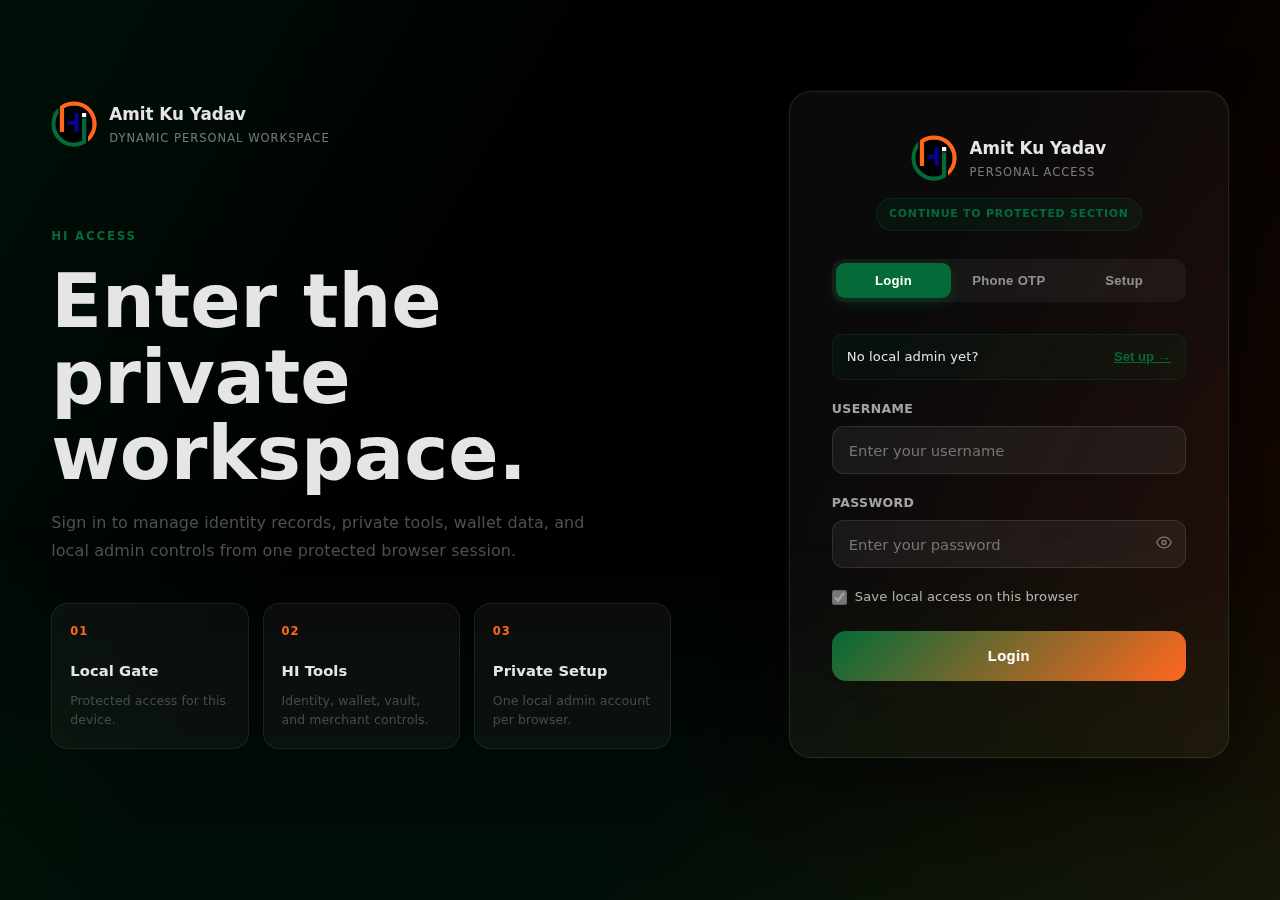
<file: wallet/marketplace/index.html>
<!doctype html>
<html lang="en">
<head>
  <meta charset="UTF-8" />
  <title>HI Marketplace — Amit Ku Yadav</title>
  <meta name="description" content="HI Marketplace prototype for service economy, HI rewards, service payments, and identity-powered trust." />
  <meta name="viewport" content="width=device-width, initial-scale=1.0" />
  <meta name="robots" content="noindex, nofollow" />
  <link rel="icon" href="../favicon/favicon.ico" />
  <meta name="theme-color" content="#046A38" />
  <link rel="stylesheet" href="/css/base.css?v=form-suite-1" />
  <link rel="stylesheet" href="/css/components.css?v=footer-clean-1" />
  <link rel="stylesheet" href="/css/layout.css?v=layout-1" />
  <link rel="stylesheet" href="/css/personal.css?v=nav-pro-3" />
  <link rel="stylesheet" href="../css/wallet-nav.css?v=wallet-nav-2" />
  <link rel="stylesheet" href="/css/auth.css?v=auth-otp-1" />
  <link rel="stylesheet" href="/css/hi-app.css?v=hi-1" />
  <link rel="stylesheet" href="/css/hi-wallet.css?v=wallet-pro-1" />
  <link rel="stylesheet" href="/css/hi-ecosystem.css?v=eco-pro-1" />
  <link rel="stylesheet" href="../css/wallet-app.css?v=wallet-app-3" />
</head>
<body class="theme-dark personal-page ecosystem-page marketplace-page wallet-app">
<script>
  try { var _t = localStorage.getItem('theme'); if (_t) { document.body.classList.remove('theme-dark','theme-light'); document.body.classList.add(_t); } } catch(e) {}
</script>
<script src="/js/auth.js?v=auth-otp-1"></script>
<script>requireAuth(); document.documentElement.style.visibility = '';</script>

<div id="scrollProgress"></div>
<a href="#main-content" class="skip-link">Skip to content</a>

<header class="personal-header glass">
  <div class="personal-header-inner">
    <a href="/wallet/" class="personal-brand" aria-label="HI Wallet app home">
      <img id="personalLogo" src="../logo/day-logo.png" alt="HI Life OS" class="personal-logo" />
      <div class="personal-brand-text">
        <span class="personal-name">Amit Ku Yadav</span>
        <span class="personal-tagline">HI Wallet App</span>
      </div>
    </a>
    <button class="hamburger" id="hamburger" aria-label="Toggle menu" aria-expanded="false">
      <span></span><span></span><span></span>
    </button>
    <nav class="wallet-nav" data-nav="wallet" aria-label="Wallet navigation"></nav>
    <div class="auth-bar">
      <span>Hi, <strong id="authUserDisplay"></strong></span>
      <button class="auth-logout-btn" id="logoutBtn">Logout</button>
    </div>
  </div>
</header>

<div class="eco-stripe"></div>

<main class="eco-main" id="main-content">

  <!-- LOCKED -->
  <div id="ecosystemLocked" class="ecosystem-locked">
    <p class="eco-kicker">Identity Required</p>
    <h2>Create HDI before using the marketplace.</h2>
    <p>The service economy uses your HDI, wallet, local ledger, and trust score.</p>
    <div class="ecosystem-actions" style="margin-top:1.25rem">
      <a class="ecosystem-action primary" href="/pages/personal.html#create-identity">Create Identity</a>
      <a class="ecosystem-action" href="/wallet/wallet.html">Open HI Wallet</a>
    </div>
  </div>

  <!-- HERO -->
  <section class="eco-hero">
    <div class="eco-hero-copy">
      <p class="eco-kicker">Service Economy — Phase 2 Prototype</p>
      <h1>Use HI for work,<br>learning, and services.</h1>
      <p class="eco-hero-desc">The marketplace turns HI Wallet into a usable identity-powered economy: earn HI through contribution, spend HI on services, and build trust through ledger history.</p>
      <div class="ecosystem-actions">
        <a class="ecosystem-action primary" href="#marketplaceGrid">Explore Services</a>
        <a class="ecosystem-action" href="/wallet/merchant.html">Merchant Dashboard</a>
        <a class="ecosystem-action" href="/wallet/wallet.html">Open Wallet</a>
      </div>
    </div>

    <div class="eco-market-card" aria-label="Economy status">
      <div class="eco-market-card-inner">
        <p class="eco-kicker">Your Economy Status</p>
        <div class="eco-market-metrics">
          <div class="eco-market-metric">
            <span>Balance</span>
            <strong id="marketWalletBalance">Locked</strong>
          </div>
          <div class="eco-market-metric">
            <span>Trust Score</span>
            <strong><span id="marketTrustScore">0</span>/100</strong>
          </div>
          <div class="eco-market-metric eco-market-metric--wide">
            <span>HDI</span>
            <strong id="marketHdi">Identity required</strong>
          </div>
          <div class="eco-market-metric">
            <span>Rule</span>
            <strong>Use, not trade</strong>
          </div>
        </div>
        <p class="ecosystem-status" id="marketplaceStatus" aria-live="polite" style="margin-top:.75rem"></p>
      </div>
    </div>
  </section>

  <section class="wlt-grid" style="margin-bottom:1.5rem">
    <article class="wlt-panel wlt-security-panel">
      <p class="wlt-kicker">Key Security</p>
      <h2>Unlock and trust this device.</h2>
      <p>Marketplace payments use the same HDI security state as the wallet.</p>
      <div class="wlt-security-state">
        <div><span>Private Key</span><strong id="walletKeyProtection">Checking</strong></div>
        <div><span>Session</span><strong id="walletKeySession">Locked</strong></div>
        <div><span>Risk</span><strong id="walletRiskState">Checking</strong></div>
      </div>
      <form id="walletSecurityForm" class="wlt-form">
        <div class="wlt-field">
          <label for="walletPassphrase">Wallet passphrase</label>
          <input id="walletPassphrase" type="password" minlength="8" autocomplete="current-password" placeholder="Minimum 8 characters" required />
        </div>
        <div class="wlt-action-row">
          <button class="wlt-submit" id="walletProtectKey" type="button">Protect Key</button>
          <button class="wlt-submit" id="walletUnlockKey" type="submit">Unlock</button>
          <button class="wlt-btn" id="walletLockKey" type="button">Lock</button>
        </div>
        <p class="wallet-status" id="walletSecurityStatus" aria-live="polite"></p>
      </form>
    </article>

    <article class="wlt-panel">
      <p class="wlt-kicker">Device Trust</p>
      <h2>Mark this browser trusted.</h2>
      <div class="wlt-device-actions">
        <button class="wlt-btn primary" id="walletTrustDevice" type="button">Trust Current Device</button>
        <button class="wlt-btn" id="walletRefreshDevices" type="button">Refresh</button>
      </div>
      <div id="walletDeviceList" class="wlt-device-list"></div>
      <p class="wallet-status" id="walletDeviceStatus" aria-live="polite"></p>
    </article>
  </section>

  <!-- STATS BAR -->
  <div class="eco-stats">
    <div class="eco-stat">
      <span>Earn HI</span>
      <strong>Work &amp; Contribution</strong>
    </div>
    <div class="eco-stat">
      <span>Use HI</span>
      <strong>Services &amp; Access</strong>
    </div>
    <div class="eco-stat">
      <span>Build Trust</span>
      <strong>Reputation Proof</strong>
    </div>
    <div class="eco-stat">
      <span>Future</span>
      <strong>UPI Settlement</strong>
    </div>
  </div>

  <!-- RULE SECTION -->
  <section class="eco-panel eco-rule-panel">
    <p class="eco-kicker">Big Rule</p>
    <h2>Phase 3 is real-world usefulness, not speculative crypto.</h2>
    <div class="eco-layers">
      <div>
        <span>Earn</span>
        <strong>Work and contribution</strong>
        <p>Users earn HI through verified service, learning, and community actions.</p>
      </div>
      <div>
        <span>Use</span>
        <strong>Services and access</strong>
        <p>HI is spent inside the ecosystem for practical value, not traded.</p>
      </div>
      <div>
        <span>Trust</span>
        <strong>Reputation proof</strong>
        <p>Identity age, payments, and service history build ledger-backed trust.</p>
      </div>
      <div>
        <span>Settle</span>
        <strong>Future UPI layer</strong>
        <p>Merchants can later receive compliant INR settlement via payment rails.</p>
      </div>
    </div>
  </section>

  <!-- EARN FORM -->
  <section class="eco-grid eco-earn-grid">

    <article class="eco-panel">
      <p class="eco-kicker">Verified Contribution</p>
      <h2>Add earned HI.</h2>
      <p class="eco-hero-desc" style="margin-bottom:0">Record verified work or contribution directly to your local wallet ledger.</p>
      <form id="marketEarnForm" class="eco-form ecosystem-form">
        <div class="eco-field">
          <label for="marketEarnReason">Reason</label>
          <select id="marketEarnReason">
            <option value="Website work">Website work</option>
            <option value="Referral">Referral</option>
            <option value="Bug report">Bug report</option>
            <option value="Education">Education</option>
            <option value="Community help">Community help</option>
          </select>
        </div>
        <div class="eco-field">
          <label for="marketEarnAmount">Amount (1–99 HI)</label>
          <input id="marketEarnAmount" type="number" min="1" max="99" step="1" placeholder="e.g. 5" required />
        </div>
        <button class="eco-submit" type="submit">Record Earning</button>
        <p class="ecosystem-status" id="marketEarnStatus" aria-live="polite"></p>
      </form>
    </article>

    <article class="eco-panel eco-earn-info">
      <p class="eco-kicker">How It Works</p>
      <h2>Earn → Use → Trust → Settle.</h2>
      <div class="eco-earn-steps">
        <div>
          <strong>1. Identity first</strong>
          <p>Your HDI is required to link any HI to your ledger.</p>
        </div>
        <div>
          <strong>2. Earn through contribution</strong>
          <p>Record work, learning, referrals, or community help.</p>
        </div>
        <div>
          <strong>3. Spend on services</strong>
          <p>Use HI to access services in the grid below.</p>
        </div>
        <div>
          <strong>4. Build trust score</strong>
          <p>More ledger activity → higher trust → more access.</p>
        </div>
      </div>
    </article>

  </section>

  <!-- SERVICE GRID -->
  <section class="eco-services-section">
    <div class="eco-services-header">
      <p class="eco-kicker">Service Catalogue</p>
      <h2>Available services and contribution rewards.</h2>
    </div>
    <div class="eco-services-grid" id="marketplaceGrid"></div>
  </section>

</main>

<footer class="site-footer glass" data-footer></footer>
<button id="backToTop" aria-label="Back to top">
  <svg viewBox="0 0 24 24"><polyline points="18 15 12 9 6 15" /></svg>
</button>

<script src="../js/footer.js" defer></script>
<script src="../js/nav.js?v=wallet-nav-2" defer></script>
<script src="../js/script.js?v=footer-clean-1" defer></script>
<script src="/js/hi-storage.js?v=hi-ecosystem-1"></script>
<script src="/js/hi-identity-crypto.js?v=phase-1a" defer></script>
<script src="/js/hi-app.js?v=hi-1" defer></script>
<script src="/js/hi-wallet.js?v=hi-wallet-1" defer></script>
<script src="/js/hi-ecosystem.js?v=hi-ecosystem-1" defer></script>
</body>
</html>
</file>
<file: css/components.css>
/* ======================================================
   COMPONENTS CSS – FINAL PRO VERSION
   Reusable UI blocks (Header, Nav, Layout, Cards, Footer)
====================================================== */

/* ======================================================
   GLOBAL LINK RESET
====================================================== */

a {
  text-decoration: none;
  color: inherit;
}

/* ======================================================
   TYPOGRAPHY
====================================================== */

.nav-list a {
  font-size: 0.75rem;
  letter-spacing: 1.2px;
  text-transform: uppercase;
}

.life-card h2,
.blog-card h2,
.service-card h2 {
  letter-spacing: -0.3px;
}

.life-card p,
.blog-card p,
.service-card p,
.connect-card p {
  font-size: 0.9rem;
  line-height: 1.6;
}

.footer-text,
.footer-right {
  line-height: 1.6;
}

/* ======================================================
   HEADER
====================================================== */

.site-header {
  position: fixed;
  inset: 0 0 auto 0;
  width: 100%;
  z-index: 1000;
  backdrop-filter: blur(18px) saturate(160%);
  transition: background 0.3s ease, border 0.3s ease;
}
.site-header.scrolled {
  box-shadow: 0 8px 30px rgba(0,0,0,0.15);
}

body.theme-dark .site-header {
  background: rgba(0,0,0,0.6);
  border-bottom: 1px solid rgba(255,255,255,0.12);
}

body.theme-light .site-header {
  background: rgba(255,255,255,0.85);
  border-bottom: 1px solid rgba(0,0,0,0.08);
}

.header-inner {
  max-width: var(--container);
  margin: auto;
  padding: var(--space-sm) 20px;
  display: flex;
  justify-content: space-between;
  align-items: center;
}

/* Mobile header spacing compensation */

@media (max-width: 768px) {
  body {
    padding-top: 140px;
  }
}

/* ======================================================
   BRAND
====================================================== */

.brand-link {
  display: flex;
  align-items: center;
  gap: 12px;
}

.logo {
  width: 48px;
  height: 48px;
}

.brand-text {
  display: flex;
  flex-direction: column;
  gap: 4px;
}

.brand-name {
  font-weight: 600;
  line-height: 1.1;
}

.brand-tagline {
  font-size: 0.75rem;
  color: var(--gray);
  opacity: 0.7;
}

/* ======================================================
   NAVIGATION
====================================================== */

.nav-list {
  list-style: none;
  display: flex;
  gap: 28px;
  margin: 0;
  padding: 0;
}

.nav-list a {
  opacity: 0.75;
  transition: opacity 0.25s ease, color 0.25s ease;
}

.nav-list a:hover,
.nav-list a.active {
  opacity: 1;
  color: var(--brand-green);
}

.nav-list a.active {
  border-bottom: 2px solid var(--brand-green);
  padding-bottom: 4px;
}

/* ======================================================
   MAIN LAYOUT
====================================================== */

.site-main {
  max-width: var(--container);
  margin: 0 auto;
  padding: 0 20px;
}

/* ======================================================
   GRID SYSTEM
====================================================== */

.life-grid,
.blog-grid,
.services-grid,
.connect-grid,
.contact-actions {
  display: grid;
  gap: 32px;
  padding: var(--space-lg) 0;
}

.life-grid,
.blog-grid {
  grid-template-columns: repeat(3, 1fr);
}

.services-grid,
.connect-grid {
  grid-template-columns: repeat(2, 1fr);
}

/* ======================================================
   CARD SYSTEM – UNIFIED
====================================================== */

.life-card,
.blog-card,
.service-card,
.connect-card,
.action-card {
  position: relative;
  padding: 32px;
  display: flex;
  flex-direction: column;
  gap: 18px;
  border-radius: calc(var(--radius) + 4px);
  overflow: hidden;
  transition: transform 0.35s ease, box-shadow 0.35s ease;
}

/* Theme surfaces */

body.theme-dark .life-card,
body.theme-dark .blog-card,
body.theme-dark .service-card,
body.theme-dark .connect-card,
body.theme-dark .action-card {
  background: rgba(255,255,255,0.05);
  border: 1px solid var(--card-border-dark);
  box-shadow: var(--card-shadow-dark);
}

body.theme-light .life-card,
body.theme-light .blog-card,
body.theme-light .service-card,
body.theme-light .connect-card,
body.theme-light .action-card {
  background: #fff;
  border: 1px solid var(--card-border-light);
  box-shadow: var(--card-shadow-light);
}

/* Decorative overlays */

.life-card::before,
.blog-card::before,
.service-card::before,
.connect-card::before,
.action-card::before {
  content: "";
  position: absolute;
  inset: 0;
  border-radius: inherit;
  background: radial-gradient(
    120% 120% at top left,
    rgba(4,106,56,0.18),
    transparent 60%
  );
  opacity: 0.6;
  pointer-events: none;
}

.life-card::after,
.blog-card::after,
.service-card::after,
.connect-card::after,
.action-card::after {
  content: "";
  position: absolute;
  inset: 0 auto 0 0;
  width: 4px;
  background: linear-gradient(
    180deg,
    var(--brand-green),
    var(--brand-orange)
  );
  opacity: 0.85;
}

/* Hover effect */

.life-card:hover {
  transform: translateY(-8px);
  box-shadow: 0 20px 50px rgba(0,0,0,0.25);
}
.life-card:focus-visible {
  outline: 2px solid var(--brand-green);
  outline-offset: 4px;
}
.blog-card:hover,
.service-card:hover,
.connect-card:hover,
.action-card:hover {
  transform: translateY(-6px) scale(1.01);
}

@media (prefers-reduced-motion: reduce) {
  .life-card:hover,
  .blog-card:hover,
  .service-card:hover,
  .connect-card:hover,
  .action-card:hover {
    transform: none;
  }
}

/* ======================================================
   FOOTER
====================================================== */

.site-footer {
  margin-top: var(--space-xl);
  padding-top: var(--space-lg);
}

body.theme-dark .site-footer {
  border-top: 1px solid rgba(255,255,255,0.08);
}

body.theme-light .site-footer {
  border-top: 1px solid rgba(0,0,0,0.08);
  background: rgba(255,255,255,0.85);
}

.footer-inner {
  max-width: var(--container);
  margin: 0 auto;
  padding: 40px 20px;
  display: grid;
  grid-template-columns: 2fr 1fr;
  gap: 48px;
}

.footer-title {
  font-size: 0.85rem;
  font-weight: 600;
  letter-spacing: 0.6px;
  text-transform: uppercase;
  margin-bottom: 12px;
}

.footer-text {
  font-size: 0.85rem;
  line-height: 1.7;
  color: var(--gray);
}

.social-icons {
  margin-top: 16px;
  display: flex;
  gap: 16px;
}

.social-icons img {
  width: 22px;
  height: 22px;
  opacity: 0.8;
  transition: opacity 0.2s ease, transform 0.2s ease;
}

.social-icons img:hover {
  opacity: 1;
  transform: translateY(-2px);
}

.footer-right {
  text-align: right;
  font-size: 0.8rem;
  color: var(--gray);
  display: flex;
  flex-direction: column;
  gap: 6px;
}

.footer-right .theme-toggle {
  margin-top: 12px;
  align-self: flex-end;
  width: 38px;
  height: 38px;
  border-radius: 50%;
  font-size: 20px;
  cursor: pointer;
}

/* Bottom */

.footer-bottom {
  text-align: center;
  padding: 20px;
  font-size: 0.7rem;
  color: var(--gray);
  opacity: 0.6;
}

/* ======================================================
   MOBILE SYSTEM
====================================================== */

@media (max-width: 768px) {

  .header-inner {
    flex-direction: column;
    gap: 12px;
  }

  .brand-text {
    align-items: center;
    text-align: center;
  }

  .nav-list {
    justify-content: center;
    gap: 18px;
    padding-top: 6px;
  }

  .life-grid,
  .blog-grid,
  .services-grid,
  .connect-grid,
  .contact-actions {
    grid-template-columns: 1fr;
    gap: 20px;
  }

  .life-card,
  .blog-card,
  .service-card,
  .connect-card,
  .action-card {
    padding: 24px 20px;
    border-radius: 22px;
  }

  .footer-inner {
    grid-template-columns: 1fr;
    gap: 32px;
  }

  .footer-right {
    text-align: left;
  }

  .footer-right .theme-toggle {
    align-self: flex-start;
  }
}

/* ======================================================
   GLOBAL FIRST SECTION SPACING
====================================================== */

.home-intro,
.page-intro {
  padding-top: var(--space-xl);
  padding-bottom: var(--space-xl);
}
/* ======================================================
   BUTTON SYSTEM
====================================================== */

.btn-primary {
  display: inline-block;
  padding: 12px 22px;
  border-radius: 999px;
  font-size: 0.85rem;
  font-weight: 600;
  letter-spacing: 0.6px;
  background: linear-gradient(
    135deg,
    var(--brand-green),
    var(--brand-orange)
  );
  color: #fff;
  transition: transform 0.25s ease, box-shadow 0.25s ease;
}

.btn-primary:hover {
  transform: translateY(-3px);
  box-shadow: 0 10px 25px rgba(0,0,0,0.25);
}

.btn-primary:focus-visible {
  outline: 2px solid var(--brand-green);
  outline-offset: 4px;
}
.read-more.disabled {
  opacity: 0.6;
  cursor: default;
  pointer-events: none;
}
</file>
<file: css/layout.css>
/* ======================================================
   GLOBAL LAYOUT POLISH
   Header and footer presentation shared across public pages.
====================================================== */

/* ======================================================
   WORLD-CLASS HEADER OVERRIDE
   Full-width desktop layout with organized navigation
====================================================== */

@media (min-width: 769px) {
  .site-header {
    min-height: 76px;
  }

  .header-inner {
    width: 100% !important;
    max-width: none !important;
    min-height: 76px;
    padding: 10px clamp(22px, 3vw, 48px) !important;
    display: grid !important;
    grid-template-columns: minmax(220px, 1fr) minmax(0, auto) minmax(220px, 1fr) !important;
    gap: clamp(18px, 3vw, 44px);
    align-items: center;
  }

  .brand-link {
    min-width: 0;
    padding: 6px 10px 6px 6px !important;
    border-radius: 999px !important;
    transition: background .2s ease, transform .2s ease;
  }

  .brand-link:hover {
    background: rgba(128,128,128,.08);
    transform: translateY(-1px);
  }

  .logo {
    width: 46px;
    height: 46px;
    flex: 0 0 46px;
  }

  .brand-text {
    min-width: 0;
  }

  .brand-name {
    max-width: 210px;
    overflow: hidden;
    text-overflow: ellipsis;
    white-space: nowrap;
    font-size: .96rem;
    font-weight: 800;
  }

  .brand-tagline {
    max-width: 230px;
    overflow: hidden;
    text-overflow: ellipsis;
    white-space: nowrap;
    color: var(--brand-green);
    font-size: .7rem;
    font-weight: 700;
    letter-spacing: .7px;
    text-transform: uppercase;
    opacity: .95;
  }

  .site-header nav[aria-label="Main navigation"],
  .site-header nav[data-nav="wallet"] {
    grid-column: 2;
    min-width: 0;
    width: max-content;
    max-width: 100%;
    justify-self: center;
    overflow: hidden;
    overflow-x: auto;
    scrollbar-width: none;
  }

  .site-header nav[aria-label="Main navigation"]::-webkit-scrollbar,
  .site-header nav[data-nav="wallet"]::-webkit-scrollbar {
    display: none;
  }

  .site-header .auth-bar {
    grid-column: 3;
    justify-self: end;
    white-space: nowrap;
  }

  .nav-list {
    display: flex !important;
    flex-wrap: nowrap !important;
    justify-content: center !important;
    align-items: center !important;
    gap: 7px !important;
  }

  .nav-list li a {
    display: inline-flex !important;
    align-items: center;
    justify-content: center;
    min-height: 44px !important;
    padding: 8px 11px !important;
    border: 1px solid transparent !important;
    border-radius: 999px !important;
    font-size: .72rem !important;
    font-weight: 800 !important;
    letter-spacing: .65px !important;
    line-height: 1;
    opacity: .78 !important;
    transition: opacity .18s ease, color .18s ease, background .18s ease, border-color .18s ease, transform .18s ease;
  }

  .nav-list li a::after {
    display: none !important;
  }

  .nav-list li a:hover,
  .nav-list li a.active {
    opacity: 1;
    color: var(--brand-green);
    background: rgba(4,106,56,.09);
    border-color: rgba(4,106,56,.2);
    transform: translateY(-1px);
  }

  body.theme-dark .nav-list li a:hover,
  body.theme-dark .nav-list li a.active {
    background: rgba(4,106,56,.16);
    border-color: rgba(255,255,255,.1);
  }
}

/* ======================================================
   WORLD-CLASS GLOBAL FOOTER GATEWAY
   Appended by script.js without removing existing footer
====================================================== */

.site-footer {
  position: relative;
  overflow: hidden;
}

.site-footer::before {
  content: "";
  position: absolute;
  inset: 0 0 auto 0;
  height: 1px;
  background: linear-gradient(90deg, transparent, rgba(4,106,56,.65), rgba(255,103,31,.55), transparent);
  pointer-events: none;
}

.footer-pro {
  width: 100%;
  max-width: none;
  margin: 0 auto;
  padding: 0 clamp(18px, 2.4vw, 38px) 20px;
}

.footer-pro-head {
  display: grid;
  grid-template-columns: minmax(0, 1fr) auto;
  gap: 24px;
  align-items: end;
  padding: 26px;
  border: 1px solid rgba(128,128,128,.16);
  border-radius: 18px;
  background:
    linear-gradient(135deg, rgba(4,106,56,.18), rgba(255,103,31,.14)),
    rgba(128,128,128,.07);
}

.footer-pro-kicker {
  margin: 0 0 8px;
  color: var(--brand-orange);
  font-size: .68rem;
  font-weight: 900;
  letter-spacing: 1.4px;
  text-transform: uppercase;
}

.footer-pro-head h2 {
  max-width: 760px;
  margin: 0 0 8px;
  font-size: clamp(1.35rem, 2.8vw, 2.4rem);
  line-height: 1.08;
  letter-spacing: 0;
}

.footer-pro-head p {
  max-width: 760px;
  margin: 0;
  color: var(--text-muted);
  font-size: .92rem;
  line-height: 1.65;
}

body.theme-dark .footer-pro-head p {
  color: #aaa;
}

.footer-pro-badges {
  display: flex;
  flex-wrap: wrap;
  justify-content: flex-end;
  gap: 8px;
  max-width: 340px;
}

.footer-pro-badges span {
  display: inline-flex;
  align-items: center;
  min-height: 32px;
  padding: 7px 10px;
  border: 1px solid rgba(128,128,128,.16);
  border-radius: 999px;
  background: rgba(128,128,128,.065);
  color: inherit;
  font-size: .7rem;
  font-weight: 800;
  letter-spacing: .75px;
  text-transform: uppercase;
  white-space: nowrap;
}

.footer-pro-grid {
  display: grid;
  grid-template-columns: repeat(4, minmax(0, 1fr));
  gap: 10px;
  margin-top: 8px;
}

.footer-pro-group {
  min-width: 0;
  padding: 12px;
  border: 1px solid rgba(128,128,128,.14);
  border-radius: 8px;
  background: rgba(128,128,128,.075);
}

.footer-pro-group h3 {
  margin: 0 0 8px;
  color: var(--brand-green);
  font-size: .68rem;
  font-weight: 900;
  letter-spacing: 1.1px;
  text-transform: uppercase;
}

.footer-pro-links {
  display: grid;
  gap: 4px;
}

.footer-pro-links a {
  display: grid;
  gap: 1px;
  min-height: 44px;
  padding: 5px 8px;
  border: 1px solid transparent;
  border-radius: 8px;
  color: inherit;
  transition: transform .18s ease, border-color .18s ease, background .18s ease;
}

.footer-pro-links a:hover,
.footer-pro-links a.is-active {
  transform: translateY(-1px);
  border-color: rgba(4,106,56,.22);
  background: rgba(4,106,56,.13);
}

.footer-pro-links a.is-active {
  box-shadow: inset 3px 0 0 var(--brand-green);
}

.footer-pro-links a span {
  overflow: hidden;
  text-overflow: ellipsis;
  white-space: nowrap;
  font-size: .78rem;
  font-weight: 700;
}

.footer-pro-links a.is-external span::before {
  content: "-- ";
  color: var(--brand-orange);
  font-weight: 900;
}

.footer-pro-links a small {
  overflow: hidden;
  text-overflow: ellipsis;
  white-space: nowrap;
  color: var(--text-muted);
  font-size: .65rem;
  line-height: 1.12;
}

body.theme-dark .footer-pro-links a small {
  color: #9d9d9d;
}

.footer-pro-strip {
  display: flex;
  flex-wrap: wrap;
  justify-content: center;
  gap: 8px;
  margin-top: 14px;
}

.footer-pro-strip span {
  display: inline-flex;
  align-items: center;
  min-height: 30px;
  padding: 6px 10px;
  border-radius: 999px;
  background: rgba(128,128,128,.1);
  color: var(--text-color);
  opacity: .9;
  font-size: .72rem;
  font-weight: 700;
}

body.theme-dark .footer-pro-strip span {
  color: #aaa;
}

@media (max-width: 980px) {
  .footer-pro-head {
    grid-template-columns: 1fr;
    align-items: start;
  }

  .footer-pro-badges {
    justify-content: flex-start;
    max-width: none;
  }

  .footer-pro-grid {
    grid-template-columns: repeat(2, minmax(0, 1fr));
  }
}

@media (max-width: 620px) {
  .footer-pro {
    padding-bottom: 26px;
  }

  .footer-pro-head {
    padding: 20px;
    border-radius: 14px;
  }

  .footer-pro-grid {
    grid-template-columns: 1fr;
  }

  .footer-pro-group {
    padding: 15px;
  }
}

/* ======================================================
   AUTH BAR — universal (injected by nav.js on all pages)
====================================================== */

.auth-bar {
  display: inline-flex;
  align-items: center;
  justify-content: flex-end;
  gap: 8px;
  min-width: max-content;
  font-size: .78rem;
  line-height: 1;
  white-space: nowrap;
}

.auth-bar span {
  display: none;
}

.auth-bar strong {
  color: var(--brand-green);
  font-weight: 800;
}

.auth-logout-btn {
  min-height: 44px;
  padding: 6px 14px;
  border-radius: 999px;
  border: 1px solid rgba(4,106,56,.42);
  background: rgba(4,106,56,.12);
  color: var(--brand-green);
  font-size: .72rem;
  font-weight: 700;
  line-height: 1;
  cursor: pointer;
  transition: background .2s ease, border-color .2s ease, color .2s ease, transform .2s ease;
  white-space: nowrap;
}

.auth-logout-btn.is-login {
  border-color: rgba(4,106,56,.42);
  background: rgba(4,106,56,.12);
  color: var(--brand-green);
}

.auth-logout-btn.is-logout {
  border-color: rgba(255,103,31,.48);
  background: rgba(255,103,31,.1);
  color: var(--brand-orange);
}

.auth-logout-btn:hover {
  border-color: rgba(255,103,31,.6);
  background: var(--brand-orange);
  color: #fff;
  transform: translateY(-1px);
}

/* ======================================================
   MOBILE FOOTER STACK
====================================================== */

@media (max-width: 640px) {
  .footer-inner {
    grid-template-columns: 1fr;
    gap: 14px;
    padding-bottom: 18px;
  }

  .footer-right {
    justify-content: flex-start;
    text-align: left;
    border-top: 1px solid rgba(128,128,128,0.1);
    padding-top: 10px;
  }

  /* Remove the inline dividers between footer-right items on mobile */
  .footer-right > div:not(:last-of-type)::after {
    background: rgba(128,128,128,0.2);
  }
}

@media (prefers-reduced-motion: reduce) {
  .footer-pro-links a,
  .auth-logout-btn { transition: none; }
  .footer-pro-links a:hover,
  .auth-logout-btn:hover { transform: none; }
}
</file>
<file: css/personal.css>
/* ======================================================
   PERSONAL PAGE — PRO RESPONSIVE LAYOUT
   Desktop → Tablet → Mobile → Small → XS
====================================================== */


/* ======================================================
   1. PAGE WRAPPER
====================================================== */

.personal-page {
  position: relative;
  overflow-x: hidden;
}

/* Ambient glow */
.personal-page::before {
  content: "";
  position: fixed;
  top: -300px;
  left: -250px;
  width: 900px;
  height: 900px;
  background: radial-gradient(circle, rgba(4,106,56,0.13), transparent 70%);
  z-index: -1;
  pointer-events: none;
  animation: floatGlow 16s ease-in-out infinite alternate;
}

@keyframes floatGlow {
  from { transform: translateY(0); }
  to   { transform: translateY(60px); }
}


/* ======================================================
   2. MAIN CONTAINER
   body already has padding-top: 96px (base.css)
   so only add breathing room below the header
====================================================== */

.personal-main {
  max-width: 1100px;
  margin: 0 auto;
  padding: 40px 28px 80px;
}


/* ======================================================
   3. HEADER
====================================================== */

.personal-header {
  position: fixed;
  top: 0;
  width: 100%;
  z-index: 1000;
  backdrop-filter: blur(24px) saturate(160%);
  transition: transform 0.4s ease, background 0.3s ease, box-shadow 0.3s ease;
}

body.theme-dark .personal-header {
  background: rgba(0,0,0,0.7);
  border-bottom: 1px solid rgba(255,255,255,0.07);
}

body.theme-light .personal-header {
  background: rgba(255,255,255,0.92);
  border-bottom: 1px solid rgba(0,0,0,0.08);
}

.personal-header.scrolled {
  box-shadow: 0 8px 30px rgba(0,0,0,0.15);
}

.personal-header-inner {
  max-width: 1100px;
  margin: 0 auto;
  padding: 14px 28px;
  display: flex;
  align-items: center;
  justify-content: space-between;
  gap: 16px;
}

/* Mobile header hide on scroll */
.personal-header.hide {
  transform: translateY(-100%);
}


/* ======================================================
   4. BRAND
====================================================== */

.personal-brand {
  display: flex;
  align-items: center;
  gap: 12px;
  text-decoration: none;
  color: inherit;
  flex-shrink: 0;
}

.personal-logo {
  width: 42px;
  height: 42px;
  object-fit: contain;
}

.personal-brand-text {
  display: flex;
  flex-direction: column;
  line-height: 1.15;
}

.personal-name {
  font-size: 1rem;
  font-weight: 700;
  letter-spacing: 0.1px;
}

.personal-tagline {
  font-size: 0.75rem;
  opacity: 0.55;
}


/* ======================================================
   5. NAV
====================================================== */

.personal-nav {
  display: flex;
  gap: 22px;
  align-items: center;
}

.personal-nav a {
  position: relative;
  font-size: 0.78rem;
  letter-spacing: 1px;
  font-weight: 500;
  text-transform: uppercase;
  text-decoration: none;
  opacity: 0.6;
  color: inherit;
  transition: opacity 0.25s ease;
  white-space: nowrap;
}

.personal-nav a::after {
  content: "";
  position: absolute;
  bottom: -4px;
  left: 0;
  width: 0;
  height: 2px;
  background: var(--brand-green);
  border-radius: 2px;
  transition: width 0.25s ease;
}

.personal-nav a:hover       { opacity: 1; }
.personal-nav a:hover::after,
.personal-nav a.active::after { width: 100%; }

.personal-header .personal-nav {
  display: flex;
  gap: 22px;
  align-items: center;
  justify-content: center;
  font-size: inherit;
  font-weight: inherit;
  flex-wrap: nowrap;
  flex: 1;
}

.personal-header .personal-nav a {
  font-size: 0.78rem;
  letter-spacing: 1px;
  font-weight: 500;
  color: inherit;
  opacity: 0.6;
}

.personal-header .personal-nav a:hover,
.personal-header .personal-nav a.active,
.personal-header .personal-nav a[aria-current="page"] {
  opacity: 1;
  color: inherit;
}

.personal-header .personal-nav a::after {
  bottom: -4px;
  background: var(--brand-green);
}

.wallet-nav {
  display: flex;
  gap: 18px;
  align-items: center;
}

.wallet-nav a {
  position: relative;
  font-size: 0.78rem;
  letter-spacing: 1px;
  font-weight: 600;
  text-transform: uppercase;
  text-decoration: none;
  opacity: 0.72;
  color: inherit;
  transition: opacity 0.25s ease, color 0.25s ease;
  white-space: nowrap;
}

.wallet-nav a::after {
  content: "";
  position: absolute;
  bottom: -4px;
  left: 0;
  width: 0;
  height: 2px;
  background: var(--brand-orange);
  border-radius: 2px;
  transition: width 0.25s ease;
}

.wallet-nav a:hover,
.wallet-nav a.active,
.wallet-nav a[aria-current="page"] {
  opacity: 1;
  color: inherit;
}

.wallet-nav a:hover::after,
.wallet-nav a.active::after,
.wallet-nav a[aria-current="page"]::after {
  width: 100%;
}

.personal-header .wallet-nav {
  display: flex;
  gap: 18px;
  align-items: center;
  justify-content: center;
  flex: 1;
  flex-wrap: nowrap;
}


/* ======================================================
   6. SECTIONS
====================================================== */

.personal-section {
  margin-bottom: 72px;
}

.personal-section.glass {
  padding: 52px;
  border-radius: 28px;
  backdrop-filter: blur(24px) saturate(160%);
  transition: box-shadow 0.35s ease;
}

body.theme-dark .personal-section.glass {
  background: rgba(255,255,255,0.04);
  border: 1px solid rgba(255,255,255,0.08);
}

body.theme-light .personal-section.glass {
  background: rgba(255,255,255,0.75);
  border: 1px solid rgba(0,0,0,0.09);
  box-shadow: 0 4px 24px rgba(0,0,0,0.06);
}

.personal-section.glass:hover {
  box-shadow: 0 20px 56px rgba(4,106,56,0.15);
}

/* Section headings */
.personal-section h2 {
  font-size: clamp(1.4rem, 2.5vw, 1.9rem);
  font-weight: 700;
  letter-spacing: 0;
  margin-bottom: 0;
  position: relative;
  display: inline-block;
}

.personal-section h2::after {
  content: "";
  display: block;
  width: 40px;
  height: 3px;
  background: var(--brand-green);
  border-radius: 3px;
  margin-top: 10px;
}

.pd-section-head {
  display: flex;
  align-items: center;
  justify-content: flex-start;
  gap: 16px;
  flex-wrap: wrap;
}

.pd-section-head h2 {
  margin-bottom: 0;
  flex: 1 1 auto;
}

.pd-section-head .pd-edit-all-btn {
  margin-top: 0;
  margin-left: auto;
  align-self: center;
}


/* ======================================================
   7. HERO CONTENT
====================================================== */

.personal-avatar {
  width: 110px;
  height: 110px;
  border-radius: 50%;
  object-fit: cover;
  margin-bottom: 28px;
  border: 3px solid rgba(4,106,56,0.45);
  display: block;
}

.personal-section h1 {
  font-size: clamp(2.4rem, 4.5vw, 3.4rem);
  font-weight: 800;
  letter-spacing: 0;
  margin-bottom: 12px;
  line-height: 1.1;
}

.personal-section h1::after {
  content: "";
  display: block;
  width: 80px;
  height: 3px;
  background: var(--brand-green);
  margin-top: 16px;
  border-radius: 3px;
  opacity: 0.7;
}

.personal-role {
  font-size: 0.92rem;
  opacity: 0.6;
  margin-bottom: 20px;
  margin-top: 8px;
  letter-spacing: 0.3px;
}

.personal-intro {
  font-size: 1rem;
  line-height: 1.85;
  max-width: 680px;
  opacity: 0.88;
}

.personal-actions {
  display: flex;
  gap: 16px;
  margin-top: 36px;
  flex-wrap: wrap;
}

.personal-actions .life-card {
  padding: 13px 30px;
  border-radius: 999px;
  font-size: 0.88rem;
  font-weight: 600;
  text-decoration: none;
  color: inherit;
  border: 1px solid rgba(4,106,56,0.4);
  transition: transform 0.25s ease, box-shadow 0.25s ease, background 0.25s ease;
}

.personal-actions .life-card:hover {
  transform: translateY(-3px);
  box-shadow: 0 12px 32px rgba(4,106,56,0.3);
  background: rgba(4,106,56,0.1);
}

.personal-snapshot {
  margin: 0 0 72px;
  display: grid;
  grid-template-columns: repeat(4, minmax(0, 1fr));
  border-top: 1px solid rgba(128,128,128,0.14);
  border-bottom: 1px solid rgba(128,128,128,0.14);
}

.personal-snapshot div {
  padding: 22px 20px;
  border-right: 1px solid rgba(128,128,128,0.14);
}

.personal-snapshot div:last-child {
  border-right: none;
}

.personal-snapshot span {
  display: block;
  color: var(--brand-green);
  font-size: 0.75rem;
  font-weight: 800;
  letter-spacing: 1.4px;
  text-transform: uppercase;
}

.personal-snapshot strong {
  display: block;
  margin-top: 6px;
  font-size: clamp(0.98rem, 1.5vw, 1.14rem);
  line-height: 1.25;
}


/* ======================================================
   8. CARD GRID
====================================================== */

.personal-page .life-grid {
  margin-top: 36px;
  display: grid;
  grid-template-columns: repeat(auto-fill, minmax(260px, 1fr));
  gap: 22px;
}

.personal-page .life-card {
  padding: 28px 24px;
  border-radius: 20px;
  backdrop-filter: blur(18px);
  transition: transform 0.3s ease, box-shadow 0.3s ease, border-color 0.3s ease;
}

body.theme-dark .personal-page .life-card {
  background: rgba(255,255,255,0.04);
  border: 1px solid rgba(255,255,255,0.08);
}

body.theme-light .personal-page .life-card {
  background: rgba(255,255,255,0.9);
  border: 1px solid rgba(0,0,0,0.09);
  box-shadow: 0 4px 16px rgba(0,0,0,0.05);
}

.personal-page .life-card h3 {
  font-size: 0.98rem;
  font-weight: 700;
  margin-bottom: 8px;
  line-height: 1.3;
}

.personal-page .life-card p {
  font-size: 0.88rem;
  line-height: 1.65;
  opacity: 0.75;
  margin-bottom: 0;
}

.personal-page .life-card:hover {
  transform: translateY(-6px);
  border-color: rgba(4,106,56,0.45);
  box-shadow: 0 20px 48px rgba(4,106,56,0.18);
}

.personal-page .life-actions {
  margin-top: 16px;
  display: flex;
  gap: 12px;
  flex-wrap: wrap;
}

.personal-page .life-action {
  font-size: 0.78rem;
  font-weight: 600;
  text-decoration: none;
  color: var(--brand-green);
  opacity: 0.8;
  padding: 5px 12px;
  border-radius: 999px;
  border: 1px solid rgba(4,106,56,0.25);
  transition: opacity 0.2s ease, background 0.2s ease;
}

.personal-page .life-action:hover {
  opacity: 1;
  background: rgba(4,106,56,0.1);
}


/* ======================================================
   9. CONNECT SECTION
====================================================== */

#connect p {
  font-size: 0.95rem;
  line-height: 1.8;
  opacity: 0.82;
  margin-bottom: 28px;
  max-width: 600px;
}


/* ======================================================
   10. DYNAMIC CARDS — edit badge
====================================================== */

.pd-card {
  position: relative;
  cursor: pointer;
  user-select: none;
}

.pd-card-head {
  display: flex;
  align-items: flex-start;
  justify-content: space-between;
  gap: 12px;
  margin-bottom: 10px;
  padding-right: 46px;
}

.pd-card-head h3 {
  margin-bottom: 0;
  min-width: 0;
}

.pd-edit-badge {
  position: absolute;
  top: 12px;
  right: 12px;
  font-size: 0.72rem;
  font-weight: 700;
  letter-spacing: 0.4px;
  color: var(--brand-green);
  background: rgba(4,106,56,0.1);
  border: 1px solid rgba(4,106,56,0.22);
  border-radius: 999px;
  padding: 3px 8px;
  opacity: 0;
  transform: translateY(-3px);
  transition: opacity 0.2s ease, transform 0.2s ease;
  pointer-events: none;
  white-space: nowrap;
}

.pd-link-badge {
  position: relative;
  top: 0;
  left: 0;
  flex: 0 0 auto;
  font-size: 0.68rem;
  font-weight: 700;
  letter-spacing: 0.4px;
  color: var(--brand-orange);
  background: rgba(255,103,31,0.08);
  border: 1px solid rgba(255,103,31,0.22);
  border-radius: 999px;
  padding: 3px 8px;
  white-space: nowrap;
  pointer-events: none;
}

.pd-card:hover .pd-edit-badge,
.pd-card:focus .pd-edit-badge {
  opacity: 1;
  transform: translateY(0);
}

.pd-card:focus-visible {
  outline: 2px solid var(--brand-green);
  outline-offset: 3px;
}

/* Empty state */
.pd-empty {
  grid-column: 1 / -1;
  text-align: center;
  opacity: 0.35;
  font-size: 0.88rem;
  padding: 28px 0;
  font-style: italic;
}

/* Add button */
.pd-add-btn {
  display: inline-flex;
  align-items: center;
  gap: 6px;
  margin-top: 22px;
  padding: 9px 20px;
  border-radius: 999px;
  border: 1.5px dashed rgba(4,106,56,0.4);
  background: transparent;
  color: var(--brand-green);
  font-size: 0.8rem;
  font-weight: 600;
  cursor: pointer;
  letter-spacing: 0.3px;
  font-family: inherit;
  transition: background 0.2s ease, border-color 0.2s ease, transform 0.2s ease;
}

.pd-add-btn:hover {
  background: rgba(4,106,56,0.08);
  border-color: var(--brand-green);
  transform: translateY(-2px);
}


/* ======================================================
   11. MODAL OVERLAY
====================================================== */

.pd-modal-overlay {
  position: fixed;
  inset: 0;
  background: rgba(0,0,0,0.7);
  backdrop-filter: blur(6px);
  z-index: 2000;
  display: flex;
  align-items: center;
  justify-content: center;
  padding: 20px;
  opacity: 0;
  pointer-events: none;
  transition: opacity 0.22s ease;
}

.pd-modal-overlay.open {
  opacity: 1;
  pointer-events: auto;
}

.pd-modal {
  width: 100%;
  max-width: 460px;
  border-radius: 22px;
  overflow: hidden;
  transform: translateY(16px) scale(0.97);
  transition: transform 0.26s cubic-bezier(0.22,1,0.36,1);
}

.pd-modal-overlay.open .pd-modal {
  transform: translateY(0) scale(1);
}

body.theme-dark .pd-modal {
  background: #0e0e0e;
  border: 1px solid rgba(255,255,255,0.1);
  box-shadow: 0 32px 80px rgba(0,0,0,0.65);
}

body.theme-light .pd-modal {
  background: #fff;
  border: 1px solid rgba(0,0,0,0.1);
  box-shadow: 0 20px 60px rgba(0,0,0,0.15);
}

.pd-modal-header {
  display: flex;
  align-items: center;
  justify-content: space-between;
  padding: 20px 24px 16px;
  border-bottom: 1px solid rgba(128,128,128,0.12);
}

.pd-modal-header h3 {
  font-size: 1rem;
  font-weight: 700;
  margin: 0;
}

.pd-modal-close {
  background: none;
  border: none;
  font-size: 1.1rem;
  cursor: pointer;
  opacity: 0.45;
  padding: 8px 10px;
  border-radius: 6px;
  color: inherit;
  line-height: 1;
  min-width: 44px;
  min-height: 44px;
  transition: opacity 0.2s ease, background 0.2s ease;
}

.pd-modal-close:hover {
  opacity: 1;
  background: rgba(128,128,128,0.1);
}

.pd-modal-body {
  padding: 20px 24px;
  max-height: 58vh;
  overflow-y: auto;
}

/* Fields */
.pd-field {
  margin-bottom: 14px;
}

.pd-field label {
  display: block;
  font-size: 0.75rem;
  font-weight: 600;
  text-transform: uppercase;
  letter-spacing: 0.5px;
  opacity: 0.55;
  margin-bottom: 6px;
}

.pd-field label small {
  text-transform: none;
  letter-spacing: 0;
  font-weight: 400;
  opacity: 0.8;
}

.pd-req { color: var(--brand-orange); }

.pd-field input,
.pd-field textarea {
  width: 100%;
  padding: 11px 13px;
  min-height: 44px;
  border-radius: 10px;
  font-size: 0.9rem;
  outline: none;
  font-family: inherit;
  resize: vertical;
  transition: border-color 0.2s ease, box-shadow 0.2s ease;
}

body.theme-dark .pd-field input,
body.theme-dark .pd-field textarea {
  background: rgba(255,255,255,0.06);
  border: 1px solid rgba(255,255,255,0.1);
  color: #e5e5e5;
}

body.theme-light .pd-field input,
body.theme-light .pd-field textarea {
  background: #f6f6f6;
  border: 1px solid rgba(0,0,0,0.12);
  color: #111;
}

.pd-field input:focus,
.pd-field textarea:focus {
  border-color: var(--brand-green);
  box-shadow: 0 0 0 3px rgba(4,106,56,0.14);
}

/* Error */
.pd-modal-error {
  font-size: 0.8rem;
  color: #ff4d4d;
  border-radius: 8px;
  min-height: 0;
  transition: padding 0.15s ease;
}

.pd-modal-error:not(:empty) {
  background: rgba(255,77,77,0.08);
  padding: 8px 12px;
  margin-top: 4px;
}

/* Footer */
.pd-modal-footer {
  display: flex;
  align-items: center;
  justify-content: space-between;
  padding: 14px 24px 20px;
  border-top: 1px solid rgba(128,128,128,0.1);
  gap: 10px;
}

.pd-modal-actions {
  display: flex;
  gap: 8px;
}

.pd-btn-delete,
.pd-btn-cancel,
.pd-btn-save {
  padding: 8px 18px;
  border-radius: 999px;
  font-size: 0.8rem;
  font-weight: 600;
  cursor: pointer;
  transition: all 0.2s ease;
  font-family: inherit;
  border: none;
}

.pd-btn-delete {
  background: rgba(255,77,77,0.1);
  color: #ff4d4d;
  border: 1px solid rgba(255,77,77,0.28);
}
.pd-btn-delete:hover {
  background: #ff4d4d;
  color: #fff;
}

.pd-btn-cancel {
  background: transparent;
  color: inherit;
  opacity: 0.6;
  border: 1px solid rgba(128,128,128,0.2);
}
.pd-btn-cancel:hover {
  opacity: 1;
  background: rgba(128,128,128,0.1);
}

.pd-btn-save {
  background: linear-gradient(135deg, var(--brand-green), var(--brand-orange));
  color: #fff;
  box-shadow: 0 4px 14px rgba(4,106,56,0.22);
}
.pd-btn-save:hover {
  transform: translateY(-2px);
  box-shadow: 0 8px 22px rgba(4,106,56,0.32);
}


/* ======================================================
   12. RESPONSIVE BREAKPOINTS
====================================================== */

/* ── Tablet (max 900px) ── */
@media (max-width: 900px) {
  .personal-header-inner {
    gap: 12px;
  }

  .personal-nav {
    gap: 16px;
  }

  .auth-bar {
    font-size: .72rem;
    gap: 6px;
  }
}

/* ── Mobile large (max 768px) ── */
@media (max-width: 768px) {
  .personal-header-inner {
    display: flex !important;
    align-items: center;
    gap: 10px;
    min-height: 70px;
  }

  .personal-header .personal-brand {
    flex: 1 1 auto;
    min-width: 0;
  }

  .personal-header .auth-bar {
    order: 2;
    flex: 0 0 auto;
    align-self: center;
    margin-left: auto;
  }

  .personal-header .hamburger {
    order: 3;
    display: inline-flex;
    align-items: center;
    justify-content: center;
    width: 42px;
    height: 42px;
    margin-left: 0;
    border: 1px solid rgba(128,128,128,0.18);
    border-radius: 999px;
    background: rgba(128,128,128,0.08);
  }

  .personal-header .hamburger.open {
    color: var(--brand-green);
    border-color: rgba(4,106,56,0.3);
    background: rgba(4,106,56,0.12);
  }

  .personal-main {
    padding: 32px 18px 64px;
  }

  .personal-section {
    margin-bottom: 52px;
  }

  .personal-section.glass {
    padding: 32px 24px;
    border-radius: 22px;
  }

  .personal-section h1 {
    font-size: 2.2rem;
  }

  .personal-section h2 {
    font-size: 1.4rem;
  }

  .personal-avatar {
    width: 90px;
    height: 90px;
  }

  .personal-actions {
    flex-direction: column;
    align-items: flex-start;
    gap: 12px;
  }

  .personal-snapshot {
    grid-template-columns: repeat(2, 1fr);
    margin-bottom: 52px;
  }

  .personal-snapshot div:nth-child(2) {
    border-right: none;
  }

  .personal-snapshot div:nth-child(-n+2) {
    border-bottom: 1px solid rgba(128,128,128,0.14);
  }

  .life-grid {
    grid-template-columns: 1fr 1fr;
    gap: 16px;
    margin-top: 24px;
  }

  /* Suppress desktop underline inside mobile dropdown */
  .personal-nav a::after {
    display: none;
  }

  /* Hide nav links — hamburger takes over */
  .personal-header .personal-nav {
    display: flex;
    flex-direction: column;
    align-items: stretch;
    justify-content: flex-start;
    position: absolute;
    top: calc(100% + 8px);
    left: auto;
    right: 12px;
    width: min(320px, calc(100vw - 24px));
    max-height: 0;
    overflow: hidden;
    padding: 0 10px;
    gap: 2px;
    z-index: 999;
    border-radius: 18px;
    box-shadow: 0 18px 42px rgba(0,0,0,0.28);
    opacity: 0;
    transform: translateY(-6px);
    pointer-events: none;
    transition: max-height 0.35s ease, padding 0.35s ease, opacity 0.25s ease, transform 0.25s ease;
  }

  .personal-header .wallet-nav {
    display: flex;
    flex-direction: column;
    align-items: stretch;
    justify-content: flex-start;
    position: absolute;
    top: calc(100% + 8px);
    left: auto;
    right: 12px;
    width: min(320px, calc(100vw - 24px));
    max-height: 0;
    overflow: hidden;
    padding: 0 10px;
    gap: 2px;
    z-index: 999;
    border-radius: 18px;
    box-shadow: 0 18px 42px rgba(0,0,0,0.28);
    opacity: 0;
    transform: translateY(-6px);
    pointer-events: none;
    transition: max-height 0.35s ease, padding 0.35s ease, opacity 0.25s ease, transform 0.25s ease;
  }

  body.theme-dark .wallet-nav {
    background: rgba(10,12,12,0.96);
    border: 1px solid rgba(255,255,255,0.1);
  }

  body.theme-light .wallet-nav {
    background: rgba(255,255,255,0.96);
    border: 1px solid rgba(0,0,0,0.08);
  }

  .wallet-nav.open {
    max-height: min(70vh, 520px);
    overflow-y: auto;
    padding: 10px;
    opacity: 1;
    transform: translateY(0);
    pointer-events: auto;
  }

  .wallet-nav.open a {
    display: flex;
    align-items: center;
    justify-content: flex-start;
    text-align: left;
    min-height: 42px;
    padding: 11px 12px;
    font-size: 0.95rem;
    font-weight: 600;
    letter-spacing: 0.3px;
    text-transform: uppercase;
    opacity: 1;
    color: inherit;
    text-decoration: none;
    border: 0;
    border-radius: 12px;
    white-space: normal;
  }

  .wallet-nav a::after,
  .wallet-nav.open a::after {
    display: none;
  }

  .wallet-nav.open a:hover,
  .wallet-nav.open a.active,
  .wallet-nav.open a[aria-current="page"] {
    color: var(--brand-orange);
    background: rgba(255,103,31,0.12);
  }

  body.theme-dark .personal-nav {
    background: rgba(10,12,12,0.96);
    border: 1px solid rgba(255,255,255,0.1);
  }

  body.theme-light .personal-nav {
    background: rgba(255,255,255,0.96);
    border: 1px solid rgba(0,0,0,0.08);
  }

  .personal-nav.open {
    max-height: min(70vh, 520px);
    overflow-y: auto;
    padding: 10px;
    opacity: 1;
    transform: translateY(0);
    pointer-events: auto;
  }

  .personal-nav.open a {
    display: flex;
    align-items: center;
    justify-content: flex-start;
    text-align: left;
    min-height: 42px;
    padding: 11px 12px;
    font-size: 0.95rem;
    font-weight: 500;
    letter-spacing: 0.3px;
    text-transform: uppercase;
    opacity: 1;
    color: inherit;
    text-decoration: none;
    border: 0;
    border-radius: 12px;
    white-space: normal;
  }

  .personal-nav.open a:hover,
  .personal-nav.open a.active,
  .personal-nav.open a[aria-current="page"] {
    color: var(--brand-green);
    background: rgba(4,106,56,0.12);
  }
}

/* ── Mobile small (max 540px) ── */
@media (max-width: 540px) {
  .personal-snapshot {
    grid-template-columns: 1fr;
  }

  .personal-snapshot div,
  .personal-snapshot div:nth-child(2) {
    border-right: none;
  }

  .personal-snapshot div {
    padding: 18px 0;
    border-bottom: 1px solid rgba(128,128,128,0.14);
  }

  .personal-snapshot div:last-child {
    border-bottom: none;
  }

  .life-grid {
    grid-template-columns: 1fr;
  }

  .personal-section.glass {
    padding: 26px 20px;
  }

  .personal-page .life-card {
    padding: 22px 18px;
  }

  /* Modal full-screen feel */
  .pd-modal {
    border-radius: 18px;
  }

  .pd-modal-header,
  .pd-modal-body,
  .pd-modal-footer {
    padding-left: 18px;
    padding-right: 18px;
  }

  .pd-modal-footer {
    flex-direction: column-reverse;
    align-items: stretch;
  }

  .pd-modal-actions {
    flex-direction: column;
  }

  .pd-btn-delete,
  .pd-btn-cancel,
  .pd-btn-save {
    width: 100%;
    text-align: center;
    padding: 11px;
  }
}

/* ── Very small (max 360px) ── */
@media (max-width: 360px) {
  .personal-main {
    padding: 24px 14px 48px;
  }

  .personal-section h1 {
    font-size: 1.9rem;
  }

  .personal-name {
    font-size: 0.9rem;
  }
}

/* ======================================================
   SHARED PERSONAL HERO UPGRADE
====================================================== */

.profile-hero {
  display: grid;
  grid-template-columns: minmax(0, 1.45fr) minmax(280px, 0.75fr);
  gap: clamp(24px, 5vw, 56px);
  align-items: stretch;
  text-align: left;
}

.profile-hero-copy {
  display: flex;
  flex-direction: column;
  justify-content: center;
  min-width: 0;
}

.profile-hero-copy h1,
.profile-hero-copy h2 {
  max-width: 780px;
  margin-bottom: 18px;
  font-size: clamp(2.6rem, 6vw, 4.8rem);
  line-height: 1.02;
  letter-spacing: 0;
}

.profile-hero-copy .personal-intro,
.profile-hero-copy .city-intro {
  max-width: 720px;
  margin: 0;
  font-size: clamp(0.96rem, 1.5vw, 1.06rem);
  line-height: 1.78;
  opacity: 0.84;
}

.profile-hero-actions {
  display: flex;
  flex-wrap: wrap;
  gap: 10px;
  margin-top: 28px;
}

.profile-hero-action {
  display: inline-flex;
  align-items: center;
  justify-content: center;
  min-height: 42px;
  padding: 10px 16px;
  border-radius: 999px;
  border: 1px solid rgba(128,128,128,0.22);
  color: inherit;
  text-decoration: none;
  font-size: 0.82rem;
  font-weight: 700;
  line-height: 1;
  transition: transform 0.2s ease, border-color 0.2s ease, background 0.2s ease;
}

.profile-hero-action:hover {
  transform: translateY(-2px);
  border-color: var(--brand-green);
}

.profile-hero-action.primary {
  background: var(--brand-green);
  border-color: var(--brand-green);
  color: #fff;
}

.profile-hero-panel {
  align-self: stretch;
  min-width: 0;
  padding: clamp(22px, 3vw, 32px);
  border-radius: 20px;
  border: 1px solid rgba(128,128,128,0.16);
  background:
    linear-gradient(145deg, rgba(4,106,56,0.12), rgba(255,103,31,0.08)),
    rgba(255,255,255,0.035);
}

body.theme-light .profile-hero-panel {
  background:
    linear-gradient(145deg, rgba(4,106,56,0.08), rgba(255,103,31,0.06)),
    #fff;
  box-shadow: 0 14px 42px rgba(0,0,0,0.06);
}

.profile-panel-title {
  margin: 0 0 18px;
  color: var(--brand-green);
  font-size: 0.74rem;
  font-weight: 800;
  letter-spacing: 1.3px;
  text-transform: uppercase;
}

.profile-panel-list {
  display: grid;
  gap: 14px;
}

.profile-panel-list div {
  padding-bottom: 14px;
  border-bottom: 1px solid rgba(128,128,128,0.14);
}

.profile-panel-list div:last-child {
  padding-bottom: 0;
  border-bottom: none;
}

.profile-panel-list span {
  display: block;
  margin-bottom: 5px;
  font-size: 0.72rem;
  font-weight: 800;
  letter-spacing: 1px;
  text-transform: uppercase;
  opacity: 0.58;
}

.profile-panel-list strong {
  display: block;
  font-size: clamp(0.95rem, 1.5vw, 1.1rem);
  line-height: 1.35;
}

.profile-panel-note {
  margin: 18px 0 0;
  padding-top: 16px;
  border-top: 1px solid rgba(128,128,128,0.14);
  font-size: 0.88rem;
  line-height: 1.65;
  opacity: 0.74;
}

.profile-quick-nav {
  display: flex;
  flex-wrap: wrap;
  gap: 10px;
  margin: 22px 0 0;
}

.profile-quick-nav a {
  padding: 8px 12px;
  border-radius: 999px;
  border: 1px solid rgba(128,128,128,0.18);
  color: inherit;
  text-decoration: none;
  font-size: 0.78rem;
  font-weight: 700;
  opacity: 0.78;
}

.profile-quick-nav a:hover {
  border-color: var(--brand-green);
  opacity: 1;
}

.profile-section-plain {
  padding: 0;
}

.profile-section-plain .personal-intro,
.profile-section-plain > p {
  max-width: 780px;
}

.city-hero.profile-hero,
.hero-home.profile-hero,
.about-page > .profile-hero:first-child {
  text-align: left;
}

.city-hero.profile-hero h1,
.hero-home.profile-hero h1,
.about-page > .profile-hero:first-child h1 {
  max-width: 780px;
  letter-spacing: 0;
}

@media (max-width: 900px) {
  .profile-hero {
    grid-template-columns: 1fr;
  }

  .profile-hero-panel {
    align-self: auto;
  }
}

@media (max-width: 540px) {
  .profile-hero {
    gap: 20px;
  }

  .profile-hero-copy h1,
  .profile-hero-copy h2 {
    font-size: clamp(2.1rem, 13vw, 3rem);
  }

  .profile-hero-actions {
    display: grid;
    grid-template-columns: 1fr;
  }

  .profile-hero-action {
    width: 100%;
  }

  .profile-hero-panel {
    padding: 20px;
    border-radius: 18px;
  }
}

/* ======================================================
   WORLD-CLASS HI APP HEADER
   Full-width desktop header for all personal/HI pages
====================================================== */

@media (min-width: 769px) {
  .personal-header {
    min-height: 78px;
  }

  .personal-header-inner {
    width: 100% !important;
    max-width: none !important;
    min-height: 78px;
    padding: 10px clamp(22px, 3vw, 48px) !important;
    display: grid !important;
    grid-template-columns: minmax(220px, 1fr) minmax(0, auto) minmax(220px, 1fr) !important;
    gap: clamp(14px, 2vw, 28px);
    align-items: center;
  }

  .personal-brand {
    min-width: 0;
    padding: 6px 10px 6px 6px !important;
    border-radius: 999px !important;
    transition: background .2s ease, transform .2s ease;
  }

  .personal-brand:hover {
    background: rgba(128,128,128,.08);
    transform: translateY(-1px);
  }

  .personal-logo {
    width: 46px;
    height: 46px;
    flex: 0 0 46px;
  }

  .personal-brand-text {
    min-width: 0;
  }

  .personal-name {
    max-width: 210px;
    overflow: hidden;
    text-overflow: ellipsis;
    white-space: nowrap;
    font-size: .96rem;
    font-weight: 800;
  }

  .personal-tagline {
    max-width: 230px;
    overflow: hidden;
    text-overflow: ellipsis;
    white-space: nowrap;
    color: var(--brand-green);
    font-size: .7rem;
    font-weight: 800;
    letter-spacing: .7px;
    text-transform: uppercase;
    opacity: .95;
  }

  .personal-header .personal-nav {
    justify-self: center;
    min-width: 0;
    width: max-content;
    max-width: 100%;
    display: flex !important;
    flex-wrap: nowrap !important;
    justify-content: center !important;
    align-items: center !important;
    gap: 7px !important;
  }

  .personal-header .personal-nav a {
    display: inline-flex !important;
    align-items: center;
    justify-content: center;
    min-height: 44px !important;
    padding: 8px 11px !important;
    border: 1px solid transparent !important;
    border-radius: 999px !important;
    font-size: .7rem !important;
    font-weight: 800 !important;
    letter-spacing: .65px !important;
    line-height: 1;
    opacity: .78 !important;
    transition: opacity .18s ease, color .18s ease, background .18s ease, border-color .18s ease, transform .18s ease;
  }

  .personal-header .personal-nav a::after {
    display: none !important;
  }

  .personal-header .personal-nav a:hover,
  .personal-header .personal-nav a.active {
    opacity: 1;
    color: var(--brand-green);
    background: rgba(4,106,56,.09);
    border-color: rgba(4,106,56,.2);
    transform: translateY(-1px);
  }

  body.theme-dark .personal-header .personal-nav a:hover,
  body.theme-dark .personal-header .personal-nav a.active {
    background: rgba(4,106,56,.16);
    border-color: rgba(255,255,255,.1);
  }

  .personal-header .license-link,
  .personal-header .hi-nav-license {
    color: var(--brand-orange);
  }

  .personal-header .auth-bar {
    justify-self: end;
    min-height: 0;
    padding: 0;
    border: 0;
    border-radius: 0;
    background: transparent;
    opacity: 1;
    white-space: nowrap;
  }

  .personal-header .auth-logout-btn {
    min-height: 28px;
    padding: 5px 12px;
  }
}

@media (min-width: 769px) and (max-width: 1280px) {
  body {
    padding-top: 116px;
  }

  .personal-header-inner {
    grid-template-columns: minmax(220px, 1fr) auto !important;
    grid-template-areas:
      "brand auth"
      "nav nav" !important;
    row-gap: 4px;
    min-height: auto;
  }

  .personal-header .personal-brand {
    grid-area: brand;
  }

  .personal-header .auth-bar {
    grid-area: auth;
    align-self: start;
    margin-top: 4px;
  }

  .personal-header .personal-nav,
  .personal-header .wallet-nav {
    grid-area: nav;
    justify-self: center;
    justify-content: center !important;
    padding-left: 0;
    width: max-content;
    max-width: 100%;
    overflow-x: auto;
    scrollbar-width: none;
  }

  .personal-header .personal-nav::-webkit-scrollbar,
  .personal-header .wallet-nav::-webkit-scrollbar {
    display: none;
  }
}

@media (min-width: 1281px) {
  .personal-header .personal-brand {
    grid-column: 1;
    grid-row: 1;
  }

  .personal-header .personal-nav,
  .personal-header .wallet-nav {
    grid-column: 2;
    grid-row: 1;
  }

  .personal-header .auth-bar {
    grid-column: 3;
    grid-row: 1;
    align-self: center;
  }
}

/* ======================================================
   LOGO — THEME TOGGLE INTERACTIVE STATE
====================================================== */

@keyframes logoThemeSwitch {
  0%   { transform: scale(1) rotate(0deg); }
  30%  { transform: scale(0.82) rotate(-18deg); }
  70%  { transform: scale(1.1) rotate(10deg); }
  100% { transform: scale(1) rotate(0deg); }
}

.personal-logo,
.logo {
  cursor: pointer;
  transition: transform 0.22s ease, filter 0.22s ease;
  border-radius: 50%;
}

.personal-logo:hover,
.logo:hover {
  transform: scale(1.1);
  filter: drop-shadow(0 0 8px rgba(4,106,56,0.55));
}

.personal-logo.logo-theme-switching,
.logo.logo-theme-switching {
  animation: logoThemeSwitch 0.38s cubic-bezier(.36,.07,.19,.97);
}

@media (prefers-reduced-motion: reduce) {
  .personal-page::before { animation: none; }
  .personal-header { transition: none; }
  .personal-logo,
  .logo { transition: none; }
  .personal-logo:hover,
  .logo:hover { transform: none; }
  .personal-logo.logo-theme-switching,
  .logo.logo-theme-switching { animation: none; }
  .personal-section,
  .pd-card,
  .pd-modal { transition: none; }
  .personal-section:hover,
  .pd-card:hover { transform: none; }
}
</file>
<file: css/auth.css>
/* ======================================================
   AUTH PAGE — Login / Sign Up
   Matches site design system: glass, brand green + orange
====================================================== */

/* ── Full-screen layout ── */
.auth-page {
  min-height: 100vh;
  padding-top: 0 !important;   /* override body padding-top:96px */
  display: flex;
  align-items: center;
  justify-content: center;
  padding: clamp(24px, 4vw, 56px);
  overflow-x: hidden;
}

.auth-page::before {
  content: "";
  position: fixed;
  inset: 0;
  pointer-events: none;
  background:
    linear-gradient(120deg, rgba(4,106,56,0.18), transparent 38%),
    linear-gradient(300deg, rgba(255,103,31,0.12), transparent 42%);
  opacity: 0.85;
}

.auth-page::after {
  content: "";
  position: fixed;
  inset: auto 0 0 0;
  height: 42vh;
  pointer-events: none;
  background: linear-gradient(0deg, rgba(4,106,56,0.14), transparent);
}

/* ── Access layout ── */
.auth-shell {
  position: relative;
  z-index: 1;
  width: min(1180px, 100%);
  display: grid;
  grid-template-columns: minmax(0, 1fr) minmax(380px, 450px);
  gap: clamp(30px, 6vw, 88px);
  align-items: center;
}

.auth-intro {
  max-width: 620px;
}

.auth-kicker {
  margin: 0 0 18px;
  color: var(--brand-green);
  font-size: 0.74rem;
  font-weight: 800;
  letter-spacing: 1.8px;
  text-transform: uppercase;
}

.auth-intro h1 {
  margin: 0 0 18px;
  max-width: 760px;
  font-size: clamp(2.8rem, 5.8vw, 5.6rem);
  line-height: 1.02;
  letter-spacing: 0;
  font-weight: 900;
}

.auth-copy {
  max-width: 540px;
  margin: 0;
  font-size: 1rem;
  line-height: 1.75;
  opacity: 0.78;
}

.auth-access-grid {
  display: grid;
  grid-template-columns: repeat(3, minmax(0, 1fr));
  gap: 14px;
  margin-top: 38px;
}

.auth-access-grid > div {
  min-height: 126px;
  padding: 18px;
  border-radius: 16px;
}

body.theme-dark .auth-access-grid > div {
  background: rgba(255,255,255,0.04);
  border: 1px solid rgba(255,255,255,0.08);
}

body.theme-light .auth-access-grid > div {
  background: #fff;
  border: 1px solid rgba(0,0,0,0.1);
  box-shadow: 0 10px 30px rgba(0,0,0,0.06);
}

.auth-access-grid span {
  display: block;
  margin-bottom: 16px;
  color: var(--brand-orange);
  font-size: 0.72rem;
  font-weight: 800;
  letter-spacing: 1px;
}

.auth-access-grid strong {
  display: block;
  margin-bottom: 8px;
  font-size: 0.92rem;
}

.auth-access-grid p {
  margin: 0;
  font-size: 0.78rem;
  line-height: 1.55;
  opacity: 0.68;
}

/* ── Card ── */
.auth-card {
  position: relative;
  width: 100%;
  max-width: 440px;
  padding: clamp(28px, 3.6vw, 42px);
  border-radius: 22px;
  justify-self: end;
}

body.theme-dark .auth-card {
  background: rgba(255,255,255,0.04);
  border: 1px solid rgba(255,255,255,0.1);
  box-shadow: 0 24px 60px rgba(0,0,0,0.5), 0 0 0 1px rgba(4,106,56,0.12);
  backdrop-filter: blur(20px) saturate(160%);
}

body.theme-light .auth-card {
  background: rgba(255,255,255,0.85);
  border: 1px solid rgba(0,0,0,0.1);
  box-shadow: 0 24px 60px rgba(0,0,0,0.1);
  backdrop-filter: blur(20px) saturate(160%);
}

/* ── Logo / Brand ── */
.auth-brand {
  display: flex;
  align-items: center;
  gap: 12px;
  text-decoration: none;
  color: inherit;
}

.auth-brand--intro {
  justify-content: flex-start;
  margin-bottom: clamp(40px, 7vw, 78px);
}

.auth-brand--card {
  justify-content: center;
  margin-bottom: 16px;
}

.auth-brand img {
  width: 46px;
  height: 46px;
  object-fit: contain;
  cursor: pointer;
}

.auth-brand-name {
  font-size: 1.05rem;
  font-weight: 700;
  letter-spacing: 0;
}

.auth-brand-sub {
  font-size: 0.72rem;
  opacity: 0.5;
  letter-spacing: 1px;
  text-transform: uppercase;
}

.auth-route-note {
  width: fit-content;
  margin: 0 auto 28px;
  padding: 6px 12px;
  border-radius: 999px;
  color: var(--brand-green);
  font-size: 0.68rem;
  font-weight: 800;
  letter-spacing: 0.8px;
  text-transform: uppercase;
  text-align: center;
}

body.theme-dark .auth-route-note {
  background: rgba(4,106,56,0.12);
  border: 1px solid rgba(4,106,56,0.24);
}

body.theme-light .auth-route-note {
  background: rgba(4,106,56,0.08);
  border: 1px solid rgba(4,106,56,0.18);
}

/* ── Tab switcher ── */
.auth-tabs {
  display: flex;
  gap: 0;
  border-radius: 12px;
  padding: 4px;
  margin-bottom: 32px;
}

body.theme-dark .auth-tabs {
  background: rgba(255,255,255,0.05);
}

body.theme-light .auth-tabs {
  background: rgba(0,0,0,0.06);
}

.auth-tab {
  flex: 1;
  padding: 10px 16px;
  border: none;
  border-radius: 9px;
  font-size: 0.82rem;
  font-weight: 600;
  cursor: pointer;
  background: transparent;
  color: inherit;
  opacity: 0.58;
  transition: opacity 0.2s ease, background 0.2s ease, box-shadow 0.2s ease;
  letter-spacing: 0.3px;
}

.auth-tab.active {
  opacity: 1;
  background: var(--brand-green);
  color: #fff;
  box-shadow: 0 4px 14px rgba(4,106,56,0.35);
}

/* ── Form panels ── */
.auth-panel {
  display: none;
}

.auth-panel.active {
  display: block;
  animation: authFadeIn 0.25s ease;
}

@keyframes authFadeIn {
  from { opacity: 0; transform: translateY(8px); }
  to   { opacity: 1; transform: translateY(0); }
}

/* ── Field ── */
.auth-field {
  margin-bottom: 18px;
  position: relative;
}

.auth-field label {
  display: block;
  font-size: 0.78rem;
  font-weight: 600;
  letter-spacing: 0.4px;
  margin-bottom: 7px;
  opacity: 0.7;
  text-transform: uppercase;
}

.auth-field input {
  width: 100%;
  min-height: 48px;
  padding: 13px 16px;
  border-radius: 12px;
  font-size: 0.92rem;
  outline: none;
  transition: border-color 0.2s ease, box-shadow 0.2s ease;
  font-family: inherit;
}

body.theme-dark .auth-field input {
  background: rgba(255,255,255,0.06);
  border: 1px solid rgba(255,255,255,0.1);
  color: #e5e5e5;
}

body.theme-light .auth-field input {
  background: #f7f7f7;
  border: 1px solid rgba(0,0,0,0.12);
  color: #111;
}

.auth-field input:focus {
  border-color: var(--brand-green);
  box-shadow: 0 0 0 3px rgba(4,106,56,0.15);
}

/* Password field with show/hide toggle */
.auth-field .pw-wrap {
  position: relative;
}

.auth-field .pw-wrap input {
  padding-right: 46px;
}

.auth-field .pw-toggle {
  position: absolute;
  right: 14px;
  top: 50%;
  transform: translateY(-50%);
  background: none;
  border: none;
  cursor: pointer;
  padding: 0;
  color: inherit;
  opacity: 0.45;
  transition: opacity 0.2s ease;
  line-height: 1;
  font-size: 1rem;
}

.auth-field .pw-toggle:hover {
  opacity: 0.9;
}

/* ── Password strength bar ── */
.pw-strength {
  height: 3px;
  border-radius: 2px;
  margin-top: 6px;
  transition: width 0.3s ease, background 0.3s ease;
  width: 0%;
  background: transparent;
}

.pw-strength-text {
  margin-top: 8px;
  font-size: 0.72rem;
  line-height: 1.45;
  opacity: 0.55;
}

/* ── Remember me row ── */
.auth-remember {
  display: flex;
  align-items: center;
  gap: 8px;
  margin-bottom: 22px;
  cursor: pointer;
  font-size: 0.82rem;
  opacity: 0.75;
  user-select: none;
}

.auth-remember input[type="checkbox"] {
  width: 15px;
  height: 15px;
  accent-color: var(--brand-green);
  cursor: pointer;
}

/* ── Submit button ── */
.auth-submit {
  width: 100%;
  min-height: 50px;
  padding: 14px;
  border: none;
  border-radius: 14px;
  background: linear-gradient(135deg, var(--brand-green), var(--brand-orange));
  color: #fff;
  font-size: 0.92rem;
  font-weight: 700;
  letter-spacing: 0.4px;
  cursor: pointer;
  transition: opacity 0.25s ease, transform 0.25s ease, box-shadow 0.25s ease;
  position: relative;
}

.auth-submit:hover:not(:disabled) {
  transform: translateY(-2px);
  box-shadow: 0 12px 28px rgba(4,106,56,0.3), 0 6px 16px rgba(255,103,31,0.2);
}

.auth-submit:disabled {
  opacity: 0.6;
  cursor: not-allowed;
}

.auth-link-btn {
  display: block;
  width: fit-content;
  margin: 12px auto 0;
  padding: 0;
  border: 0;
  background: transparent;
  color: var(--brand-green);
  font: inherit;
  font-size: 0.78rem;
  font-weight: 800;
  cursor: pointer;
  text-decoration: underline;
  text-underline-offset: 3px;
}

.auth-otp-verify[hidden],
#otpRequestForm[hidden] {
  display: none !important;
}

/* Loading spinner inside button */
.auth-submit .spin {
  display: inline-block;
  width: 15px;
  height: 15px;
  border: 2px solid rgba(255,255,255,0.4);
  border-top-color: #fff;
  border-radius: 50%;
  animation: spin 0.7s linear infinite;
  vertical-align: middle;
  margin-right: 6px;
}

@keyframes spin {
  to { transform: rotate(360deg); }
}

/* ── Status message ── */
.auth-status {
  margin-top: 14px;
  font-size: 0.82rem;
  text-align: center;
  min-height: 20px;
  border-radius: 8px;
  padding: 0;
  transition: all 0.2s ease;
}

.auth-status.error {
  color: #ff4d4d;
  background: rgba(255,77,77,0.08);
  padding: 10px 14px;
}

.auth-status.success {
  color: var(--brand-green);
  background: rgba(4,106,56,0.08);
  padding: 10px 14px;
}

/* ── No-account hint ── */
.auth-hint {
  display: flex;
  align-items: center;
  justify-content: space-between;
  gap: 10px;
  padding: 11px 14px;
  border-radius: 10px;
  font-size: 0.82rem;
  margin-bottom: 18px;
  background: rgba(4,106,56,0.08);
  border: 1px solid rgba(4,106,56,0.2);
}

.auth-hint button {
  background: none;
  border: none;
  color: var(--brand-green);
  font-size: 0.82rem;
  font-weight: 700;
  cursor: pointer;
  padding: 0;
  white-space: nowrap;
  text-decoration: underline;
}

/* ── Divider ── */
.auth-divider {
  text-align: center;
  font-size: 0.75rem;
  opacity: 0.35;
  margin: 20px 0 0;
  letter-spacing: 0.5px;
}


/* ── Local users snapshot ── */
.auth-users {
  margin-top: 16px;
  padding: 14px;
  border-radius: 12px;
  background: rgba(4,106,56,0.06);
  border: 1px solid rgba(4,106,56,0.16);
}

.auth-users-head {
  display: flex;
  justify-content: space-between;
  gap: 12px;
  align-items: center;
  margin-bottom: 10px;
  font-size: 0.8rem;
  font-weight: 700;
}

.auth-users-head button {
  border: none;
  background: transparent;
  color: var(--brand-green);
  font-size: 0.78rem;
  font-weight: 700;
  cursor: pointer;
  padding: 0;
  white-space: nowrap;
  text-decoration: underline;
}

.auth-users-list {
  display: grid;
  gap: 10px;
}

.auth-user-item {
  padding: 10px 12px;
  border-radius: 10px;
  background: rgba(255,255,255,0.03);
  border: 1px solid rgba(255,255,255,0.06);
}

body.theme-light .auth-user-item {
  background: rgba(0,0,0,0.03);
  border-color: rgba(0,0,0,0.08);
}

.auth-user-top {
  display: flex;
  justify-content: space-between;
  gap: 12px;
  align-items: baseline;
  font-size: 0.8rem;
}

.auth-user-top strong {
  color: var(--brand-green);
}

.auth-user-top span,
.auth-user-meta {
  font-size: 0.72rem;
  opacity: 0.72;
  margin-top: 4px;
}

.auth-user-meta code {
  font-size: 0.72rem;
  word-break: break-all;
}

/* ── Logged-in bar on personal page ── */
.auth-bar {
  display: inline-flex;
  align-items: center;
  justify-content: flex-end;
  gap: 8px;
  min-width: max-content;
  font-size: 0.78rem;
  line-height: 1;
  opacity: 1;
  white-space: nowrap;
}

.auth-bar span {
  display: none;
  align-items: center;
  gap: 4px;
  white-space: nowrap;
}

.auth-bar strong {
  color: var(--brand-green);
  opacity: 1;
  font-weight: 800;
  letter-spacing: .1px;
}

.auth-logout-btn {
  min-height: 32px;
  padding: 6px 14px;
  border-radius: 999px;
  border: 1px solid rgba(4,106,56,0.42);
  background: rgba(4,106,56,0.12);
  color: var(--brand-green);
  font-size: 0.72rem;
  font-weight: 700;
  line-height: 1;
  cursor: pointer;
  transition: background 0.2s ease, border-color 0.2s ease, color 0.2s ease, transform 0.2s ease;
  white-space: nowrap;
}

.auth-logout-btn.is-login {
  border-color: rgba(4,106,56,0.42);
  background: rgba(4,106,56,0.12);
  color: var(--brand-green);
}

.auth-logout-btn.is-logout {
  border-color: rgba(255,103,31,0.48);
  background: rgba(255,103,31,0.1);
  color: var(--brand-orange);
}

.auth-logout-btn:hover {
  border-color: rgba(255,103,31,0.6);
  background: var(--brand-orange);
  color: #fff;
  transform: translateY(-1px);
}

@media (max-width: 768px) {
  .auth-bar {
    min-width: 0;
  }

  .auth-logout-btn {
    min-height: 44px;
    padding: 10px 14px;
    font-size: 0.72rem;
  }
}

/* ── Responsive ── */
@media (max-width: 480px) {
  .auth-page {
    align-items: flex-start;
    padding: 14px;
  }

  .auth-shell {
    display: grid;
    grid-template-columns: 1fr;
    gap: 14px;
  }

  .auth-intro {
    max-width: none;
    margin-bottom: 0;
  }

  .auth-brand--intro {
    margin-bottom: 18px;
  }

  .auth-intro h1 {
    font-size: clamp(2.05rem, 11vw, 3rem);
    letter-spacing: 0;
    margin-bottom: 12px;
  }

  .auth-copy {
    font-size: 0.9rem;
    line-height: 1.6;
  }

  .auth-access-grid {
    grid-template-columns: 1fr 1fr 1fr;
    gap: 8px;
    margin-top: 16px;
  }

  .auth-access-grid > div {
    min-height: auto;
    padding: 12px 10px;
    border-radius: 12px;
  }

  .auth-access-grid span {
    margin-bottom: 8px;
    font-size: 0.62rem;
  }

  .auth-access-grid strong {
    margin-bottom: 0;
    font-size: 0.72rem;
  }

  .auth-access-grid p {
    display: none;
  }

  .auth-card {
    padding: 22px 16px 20px;
    border-radius: 18px;
    max-width: none;
    justify-self: stretch;
  }

  .auth-brand--card {
    justify-content: flex-start;
    margin-bottom: 16px;
  }

  .auth-brand img {
    width: 40px;
    height: 40px;
  }

  .auth-route-note {
    margin: 0 0 18px;
  }

  .auth-tabs {
    margin-bottom: 20px;
  }

  .auth-field {
    margin-bottom: 14px;
  }

  .auth-hint {
    align-items: flex-start;
    flex-direction: column;
  }

  .auth-users {
    display: none !important;
  }
}

@media (min-width: 481px) and (max-width: 900px) {
  .auth-page {
    align-items: flex-start;
  }

  .auth-shell {
    grid-template-columns: 1fr;
    max-width: 680px;
  }

  .auth-card {
    max-width: none;
    justify-self: stretch;
  }

  .auth-brand--intro {
    margin-bottom: 44px;
  }
}

@media (max-width: 360px) {
  .auth-card {
    padding: 28px 18px 26px;
  }
}

/* ── Card entry animation ── */
.auth-card {
  animation: cardEntry 0.55s cubic-bezier(0.23, 1, 0.32, 1) both;
}

@keyframes cardEntry {
  from { opacity: 0; transform: translateY(28px) scale(0.97); }
  to   { opacity: 1; transform: translateY(0) scale(1); }
}

/* ── Animated background orbs ── */
.auth-orb {
  position: fixed;
  border-radius: 50%;
  pointer-events: none;
  filter: blur(90px);
  opacity: 0.2;
  z-index: 0;
}

.auth-orb--1 {
  width: 480px;
  height: 480px;
  top: -120px;
  left: -140px;
  background: radial-gradient(circle, var(--brand-green) 30%, transparent 70%);
  animation: orbFloat1 16s ease-in-out infinite;
}

.auth-orb--2 {
  width: 400px;
  height: 400px;
  bottom: -80px;
  right: -100px;
  background: radial-gradient(circle, var(--brand-orange) 30%, transparent 70%);
  animation: orbFloat2 20s ease-in-out infinite;
  opacity: 0.15;
}

@keyframes orbFloat1 {
  0%,  100% { transform: translate(0, 0) scale(1); }
  33%        { transform: translate(40px, -30px) scale(1.07); }
  66%        { transform: translate(-24px, 20px) scale(0.93); }
}

@keyframes orbFloat2 {
  0%,  100% { transform: translate(0, 0) scale(1); }
  40%        { transform: translate(-35px, -25px) scale(1.06); }
  75%        { transform: translate(28px, 18px) scale(0.94); }
}

/* ── OTP digit grid ── */
.otp-grid {
  display: grid;
  grid-template-columns: repeat(6, 1fr);
  gap: 8px;
}

.otp-digit {
  width: 100%;
  min-height: 52px;
  text-align: center;
  font-size: 1.4rem;
  font-weight: 800;
  letter-spacing: 0;
  border-radius: 12px;
  padding: 0;
  outline: none;
  transition: border-color 0.18s ease, box-shadow 0.18s ease, transform 0.15s ease;
  font-family: inherit;
  caret-color: transparent;
}

body.theme-dark .otp-digit {
  background: rgba(255,255,255,0.06);
  border: 1px solid rgba(255,255,255,0.1);
  color: #e5e5e5;
}

body.theme-light .otp-digit {
  background: #f7f7f7;
  border: 1px solid rgba(0,0,0,0.12);
  color: #111;
}

.otp-digit:focus {
  border-color: var(--brand-green);
  box-shadow: 0 0 0 3px rgba(4,106,56,0.2);
  transform: scale(1.08);
}

.otp-digit.filled {
  border-color: var(--brand-green);
  background: rgba(4,106,56,0.08);
}

@media (max-width: 380px) {
  .otp-grid { gap: 5px; }
  .otp-digit { min-height: 44px; font-size: 1.2rem; border-radius: 10px; }
}

/* ── Lockout timer ── */
.auth-lockout {
  display: flex;
  align-items: center;
  gap: 10px;
  padding: 12px 14px;
  border-radius: 10px;
  background: rgba(255,77,77,0.08);
  border: 1px solid rgba(255,77,77,0.22);
  font-size: 0.82rem;
  margin-bottom: 16px;
  color: #ff4d4d;
  line-height: 1.4;
}

.auth-lockout svg {
  flex-shrink: 0;
  opacity: 0.8;
}

.auth-lockout-time {
  font-weight: 800;
  font-variant-numeric: tabular-nums;
  letter-spacing: 0.5px;
}

/* ── Attempt counter ── */
.auth-attempts {
  text-align: right;
  font-size: 0.72rem;
  margin-top: 8px;
  min-height: 18px;
  transition: opacity 0.25s ease, color 0.25s ease;
  opacity: 0;
}

.auth-attempts.visible { opacity: 0.6; }
.auth-attempts.warn    { opacity: 1; color: #ff9900; }
.auth-attempts.danger  { opacity: 1; color: #ff4d4d; font-weight: 700; }

@media (prefers-reduced-motion: reduce) {
  .auth-container { animation: none; }
  .auth-card { animation: none; }
  .auth-orb--1,
  .auth-orb--2 { animation: none; }
  .auth-submit .spin { animation: none; }
  .auth-field input,
  .otp-digit,
  .auth-submit { transition: none; }
}
</file>
<file: css/hi-app.css>
/* ======================================================
   hi-app.css — HI App Styles
   Identity · Today · Tasks · Mood · Tabs · AI FAB · Modal
   Design tokens from base.css:
     --brand-green: #046A38   --brand-orange: #FF671F
====================================================== */


/* ======================================================
   1. DASHBOARD GRID
====================================================== */

.hi-personal-hero {
  position: relative;
  overflow: hidden;
  border-radius: 8px;
  padding: clamp(28px, 5vw, 46px);
  margin-bottom: 34px;
  border: 1px solid rgba(4,106,56,.22);
}

.hi-personal-hero::before {
  content: "";
  position: absolute;
  inset: 0;
  background:
    linear-gradient(120deg, rgba(4,106,56,.16), transparent 42%),
    linear-gradient(300deg, rgba(255,103,31,.13), transparent 38%);
  pointer-events: none;
}

.hi-personal-hero-main,
.hi-personal-hero-rail {
  position: relative;
  z-index: 1;
}

.hi-personal-hero-main {
  display: grid;
  grid-template-columns: minmax(0, 1fr) minmax(280px, 380px);
  gap: 24px;
  align-items: stretch;
}

.hi-personal-hero-left {
  display: grid;
  grid-template-columns: auto 1fr;
  gap: 20px;
  align-items: center;
}

.hi-personal-hero-logo {
  width: clamp(68px, 10vw, 100px);
  height: clamp(68px, 10vw, 100px);
  object-fit: contain;
  padding: 10px;
  border-radius: 8px;
  background: rgba(255,255,255,.06);
  border: 1px solid rgba(255,255,255,.1);
}

body.theme-light .hi-personal-hero-logo {
  background: rgba(0,0,0,.035);
  border-color: rgba(0,0,0,.08);
}

.hi-personal-kicker {
  margin: 0 0 8px;
  font-size: .68rem;
  font-weight: 850;
  letter-spacing: 1.8px;
  text-transform: uppercase;
  color: var(--brand-green);
}

.hi-personal-hero h1 {
  margin: 0;
  font-size: clamp(2rem, 5vw, 3.65rem);
  line-height: 1.02;
  letter-spacing: 0;
}

.hi-personal-hero-copy {
  max-width: 760px;
  margin: 14px 0 0;
  font-size: clamp(.92rem, 1.6vw, 1.02rem);
  line-height: 1.7;
  opacity: .72;
}

.hi-personal-hero-actions {
  display: flex;
  flex-wrap: wrap;
  gap: 10px;
  margin-top: 22px;
}

.hi-personal-hero-status {
  min-height: 100%;
  padding: 20px;
  border-radius: 8px;
  border: 1px solid rgba(128,128,128,.16);
  background: rgba(255,255,255,.045);
  display: flex;
  flex-direction: column;
  justify-content: space-between;
  gap: 18px;
}

body.theme-light .hi-personal-hero-status {
  background: rgba(0,0,0,.025);
}

.hi-hero-status-top {
  display: flex;
  justify-content: space-between;
  gap: 16px;
  align-items: flex-start;
}

.hi-hero-greeting {
  font-size: clamp(1.35rem, 2.5vw, 1.85rem);
  line-height: 1.05;
  font-weight: 850;
  letter-spacing: 0;
}

.hi-hero-date {
  margin-top: 7px;
  font-size: .78rem;
  opacity: .52;
}

.hi-hero-orbit {
  width: 58px;
  height: 58px;
  border-radius: 50%;
  border: 1px solid rgba(4,106,56,.35);
  display: flex;
  align-items: center;
  justify-content: center;
  flex-shrink: 0;
  background:
    radial-gradient(circle at 50% 50%, rgba(255,103,31,.24), transparent 35%),
    rgba(4,106,56,.08);
}

.hi-hero-orbit span {
  width: 24px;
  height: 24px;
  border-radius: 50%;
  background: linear-gradient(135deg, var(--brand-green), var(--brand-orange));
  box-shadow: 0 0 26px rgba(4,106,56,.35);
}

.hi-hero-identity-line {
  display: grid;
  gap: 6px;
}

.hi-hero-identity-line span {
  font-weight: 800;
  font-size: .96rem;
}

.hi-hero-identity-line code {
  width: fit-content;
  max-width: 100%;
  padding: 6px 9px;
  border-radius: 8px;
  background: rgba(4,106,56,.1);
  border: 1px solid rgba(4,106,56,.22);
  color: var(--brand-green);
  font-size: .7rem;
  font-weight: 800;
  overflow-wrap: anywhere;
}

.hi-hero-vitals {
  display: grid;
  gap: 10px;
}

.hi-hero-vitals > div {
  display: flex;
  align-items: center;
  justify-content: space-between;
  gap: 12px;
}

.hi-hero-vitals span {
  font-size: .65rem;
  font-weight: 850;
  letter-spacing: 1.1px;
  text-transform: uppercase;
  opacity: .48;
}

.hi-hero-dot-row {
  display: flex;
  gap: 5px;
}

.hi-hero-dot-row i {
  width: 10px;
  height: 10px;
  border-radius: 50%;
  display: block;
  border: 1px solid rgba(4,106,56,.38);
}

.hi-hero-dot-row i.active {
  background: var(--brand-green);
  border-color: var(--brand-green);
}

.hi-hero-action {
  min-height: 38px;
  padding: 9px 15px;
  border-radius: 8px;
  border: 1px solid rgba(128,128,128,.18);
  background: rgba(255,255,255,.05);
  color: inherit;
  display: inline-flex;
  align-items: center;
  justify-content: center;
  font-family: inherit;
  font-size: .78rem;
  font-weight: 800;
  letter-spacing: .5px;
  text-transform: uppercase;
  text-decoration: none;
  cursor: pointer;
  transition: transform .18s ease, border-color .18s ease, background .18s ease;
}

.hi-hero-action.primary {
  background: linear-gradient(135deg, var(--brand-green), rgba(4,106,56,.82));
  border-color: transparent;
  color: #fff;
}

.hi-hero-action:hover {
  transform: translateY(-2px);
  border-color: rgba(4,106,56,.42);
  background: rgba(4,106,56,.1);
}

.hi-personal-hero-rail {
  display: grid;
  grid-template-columns: repeat(4, 1fr);
  gap: 10px;
  margin-top: 30px;
}

.hi-personal-hero-rail > div {
  padding: 14px;
  border-radius: 8px;
  border: 1px solid rgba(128,128,128,.16);
  background: rgba(255,255,255,.04);
}

body.theme-light .hi-personal-hero-rail > div {
  background: rgba(0,0,0,.025);
}

.hi-personal-hero-rail span {
  display: block;
  margin-bottom: 10px;
  font-family: "Courier New", monospace;
  font-size: .68rem;
  color: var(--brand-orange);
}

.hi-personal-hero-rail strong {
  font-size: .88rem;
}

.hi-dashboard {
  display: grid;
  grid-template-columns: 1fr 1fr;
  gap: 24px;
  margin-bottom: 40px;
  align-items: start;
}

/* ======================================================
   DIGITAL WORLD COMMAND CENTER
====================================================== */

.hi-world-dashboard {
  margin: 0 0 34px;
  padding: clamp(24px, 4vw, 36px);
  border-radius: 14px;
  border: 1px solid rgba(128,128,128,.16);
  background: rgba(255,255,255,.035);
}

body.theme-light .hi-world-dashboard {
  background: #fff;
  border-color: rgba(0,0,0,.08);
  box-shadow: 0 14px 42px rgba(0,0,0,.06);
}

.hi-world-head {
  display: grid;
  grid-template-columns: minmax(0, 1fr) auto;
  gap: 22px;
  align-items: end;
  margin-bottom: 24px;
}

.hi-world-head h2,
.hi-ai-command-copy h2 {
  margin: 0;
  font-size: clamp(1.55rem, 3vw, 2.35rem);
  line-height: 1.08;
  letter-spacing: 0;
}

.hi-world-head p,
.hi-ai-command-copy p {
  max-width: 720px;
  margin: 12px 0 0;
  font-size: .94rem;
  line-height: 1.72;
  opacity: .72;
}

.hi-world-status {
  min-width: 190px;
  padding: 16px 18px;
  border-radius: 12px;
  border: 1px solid rgba(4,106,56,.22);
  background: linear-gradient(135deg, rgba(4,106,56,.12), rgba(255,103,31,.08));
}

.hi-world-status span {
  display: block;
  margin-bottom: 8px;
  color: var(--brand-green);
  font-size: .68rem;
  font-weight: 850;
  letter-spacing: 1.2px;
  text-transform: uppercase;
}

.hi-world-status strong {
  display: block;
  font-size: .95rem;
  line-height: 1.3;
}

.hi-world-grid {
  display: grid;
  grid-template-columns: repeat(3, minmax(0, 1fr));
  gap: 14px;
}

.hi-world-card {
  min-height: 168px;
  padding: 20px;
  border-radius: 12px;
  border: 1px solid rgba(128,128,128,.16);
  background: rgba(255,255,255,.035);
  color: inherit;
  text-align: left;
  text-decoration: none;
  font: inherit;
  cursor: pointer;
  transition: transform .2s ease, border-color .2s ease, background .2s ease;
}

body.theme-light .hi-world-card {
  background: rgba(0,0,0,.018);
}

.hi-world-card:hover {
  transform: translateY(-3px);
  border-color: rgba(4,106,56,.45);
  background: rgba(4,106,56,.075);
}

.hi-world-card.primary {
  border-color: rgba(4,106,56,.42);
  background: linear-gradient(135deg, rgba(4,106,56,.18), rgba(255,103,31,.1));
}

.hi-world-card span {
  display: block;
  margin-bottom: 18px;
  color: var(--brand-orange);
  font-family: "Courier New", monospace;
  font-size: .72rem;
  font-weight: 850;
}

.hi-world-card strong {
  display: block;
  margin-bottom: 10px;
  font-size: 1.02rem;
  line-height: 1.25;
}

.hi-world-card p {
  margin: 0;
  font-size: .84rem;
  line-height: 1.58;
  opacity: .68;
}

.hi-ai-command-panel {
  display: grid;
  grid-template-columns: minmax(0, 1fr) minmax(280px, .9fr);
  gap: 24px;
  align-items: center;
  margin: 0 0 34px;
  padding: clamp(24px, 4vw, 36px);
  border-radius: 14px;
}

.hi-ai-command-grid {
  display: grid;
  grid-template-columns: repeat(2, minmax(0, 1fr));
  gap: 10px;
}

.hi-ai-command-grid .hi-ai-prompt {
  min-height: 54px;
  padding: 12px 14px;
  border-radius: 10px;
  border: 1px solid rgba(4,106,56,.26);
  background: rgba(4,106,56,.08);
  color: inherit;
  font: inherit;
  font-size: .82rem;
  font-weight: 800;
  cursor: pointer;
  transition: transform .18s ease, background .18s ease, border-color .18s ease;
}

.hi-ai-command-grid .hi-ai-prompt:hover {
  transform: translateY(-2px);
  border-color: var(--brand-green);
  background: rgba(4,106,56,.14);
}


/* ======================================================
   2. IDENTITY CARD
====================================================== */

.hi-identity-card {
  padding: 32px;
  border-radius: 24px;
  position: relative;
  overflow: hidden;
  min-height: 180px;
}

.hi-identity-card::before {
  content: "";
  position: absolute;
  top: 0; left: 0; right: 0;
  height: 3px;
  background: linear-gradient(90deg, var(--brand-green), var(--brand-orange));
  border-radius: 3px 3px 0 0;
}

/* Setup state */
.hi-identity-setup {
  text-align: center;
  padding: 12px 0;
}

.hi-setup-icon {
  font-size: 2.8rem;
  margin-bottom: 14px;
}

.hi-identity-setup h2 {
  font-size: 1.2rem;
  font-weight: 700;
  margin-bottom: 8px;
}

.hi-identity-setup p {
  font-size: 0.86rem;
  opacity: 0.6;
  margin-bottom: 20px;
  line-height: 1.7;
}

/* Identity inner */
.hi-identity-inner {
  display: grid;
  grid-template-columns: auto 1fr auto;
  gap: 18px;
  align-items: start;
}

.hi-identity-left {
  display: flex;
  flex-direction: column;
  align-items: center;
  gap: 8px;
  flex-shrink: 0;
}

.hi-identity-avatar {
  width: 68px;
  height: 68px;
  border-radius: 50%;
  background: linear-gradient(135deg, var(--brand-green), var(--brand-orange));
  display: flex;
  align-items: center;
  justify-content: center;
  font-size: 1.9rem;
  font-weight: 800;
  color: #fff;
  flex-shrink: 0;
}

.hi-hdi-badge {
  font-size: 0.75rem;
  font-weight: 700;
  letter-spacing: 0.8px;
  color: var(--brand-green);
  background: rgba(4,106,56,0.1);
  border: 1px solid rgba(4,106,56,0.25);
  border-radius: 999px;
  padding: 3px 7px;
  white-space: nowrap;
  text-align: center;
}

.hi-identity-name {
  font-size: 1.45rem;
  font-weight: 800;
  letter-spacing: -0.3px;
  margin: 0 0 5px;
  line-height: 1.2;
}

.hi-identity-roles {
  font-size: 0.74rem;
  color: var(--brand-green);
  font-weight: 600;
  margin: 0 0 6px;
  opacity: 0.9;
  letter-spacing: 0.3px;
}

.hi-identity-username {
  font-size: 0.78rem;
  color: var(--brand-orange);
  font-weight: 700;
  margin: 0 0 6px;
}

.hi-identity-contact {
  display: flex;
  flex-wrap: wrap;
  gap: 6px;
  margin: 0 0 8px;
}

.hi-identity-contact span {
  max-width: 100%;
  overflow-wrap: anywhere;
  border: 1px solid rgba(255,255,255,0.1);
  border-radius: 999px;
  padding: 4px 8px;
  font-size: 0.72rem;
  color: var(--text-muted);
  background: rgba(255,255,255,0.04);
}

.hi-identity-tagline {
  font-size: 0.85rem;
  font-style: italic;
  opacity: 0.58;
  margin: 0 0 6px;
}

.hi-identity-location {
  font-size: 0.78rem;
  opacity: 0.5;
  margin: 0 0 6px;
}

.hi-identity-mission {
  font-size: 0.8rem;
  line-height: 1.75;
  opacity: 0.65;
  margin: 6px 0 0;
}

.hi-edit-identity-btn {
  background: none;
  border: none;
  cursor: pointer;
  opacity: 0.35;
  font-size: 0.88rem;
  padding: 6px 7px;
  border-radius: 8px;
  transition: opacity 0.2s ease, background 0.2s ease;
  flex-shrink: 0;
  color: inherit;
}

.hi-edit-identity-btn:hover {
  opacity: 1;
  background: rgba(4,106,56,0.1);
}


/* ======================================================
   3. TODAY PANEL
====================================================== */

.hi-today {
  padding: 32px;
  border-radius: 24px;
  display: flex;
  flex-direction: column;
  gap: 22px;
}

.hi-today-header {
  display: flex;
  justify-content: space-between;
  align-items: flex-start;
  gap: 16px;
  flex-wrap: wrap;
}

.hi-greeting {
  font-size: 1.05rem;
  font-weight: 700;
  margin-bottom: 4px;
}

.hi-today-date {
  font-size: 0.75rem;
  opacity: 0.45;
  letter-spacing: 0.2px;
}

/* Vitals (Mood + Energy) */
.hi-vitals {
  display: flex;
  flex-direction: column;
  gap: 8px;
  flex-shrink: 0;
}

.hi-vital-row {
  display: flex;
  align-items: center;
  gap: 10px;
}

.hi-vital-label {
  font-size: 0.72rem;
  font-weight: 700;
  letter-spacing: 0.8px;
  text-transform: uppercase;
  opacity: 0.4;
  width: 50px;
  flex-shrink: 0;
}

.hi-dots {
  display: flex;
  gap: 5px;
}

.hi-dot {
  width: 13px;
  height: 13px;
  border-radius: 50%;
  border: 1.5px solid rgba(4,106,56,0.3);
  background: transparent;
  cursor: pointer;
  padding: 0;
  transition: background 0.16s ease, border-color 0.16s ease, transform 0.14s ease;
}

.hi-dot.active {
  background: var(--brand-green);
  border-color: var(--brand-green);
}

.hi-dot:hover {
  border-color: var(--brand-green);
  transform: scale(1.2);
}


/* ======================================================
   4. TASKS
====================================================== */

.hi-tasks-section {
  flex: 1;
}

.hi-section-label {
  font-size: 0.72rem;
  font-weight: 800;
  letter-spacing: 1.2px;
  text-transform: uppercase;
  color: var(--brand-green);
  margin-bottom: 12px;
  display: block;
}

.hi-task-list {
  list-style: none;
  padding: 0;
  margin: 0 0 10px;
  display: flex;
  flex-direction: column;
  gap: 4px;
  max-height: 220px;
  overflow-y: auto;
}

.hi-task-item {
  display: flex;
  align-items: center;
  gap: 10px;
  padding: 7px 8px;
  border-radius: 10px;
  transition: background 0.16s ease;
}

body.theme-dark .hi-task-item:hover { background: rgba(255,255,255,0.04); }
body.theme-light .hi-task-item:hover { background: rgba(0,0,0,0.04); }

.hi-task-item.done .hi-task-title {
  text-decoration: line-through;
  opacity: 0.38;
}

.hi-task-check {
  width: 20px;
  height: 20px;
  border-radius: 6px;
  border: 1.5px solid rgba(4,106,56,0.4);
  background: transparent;
  cursor: pointer;
  font-size: 0.7rem;
  display: flex;
  align-items: center;
  justify-content: center;
  color: #fff;
  flex-shrink: 0;
  transition: background 0.16s ease, border-color 0.16s ease;
  padding: 0;
}

.hi-task-item.done .hi-task-check {
  background: var(--brand-green);
  border-color: var(--brand-green);
}

.hi-task-check:hover {
  border-color: var(--brand-green);
  background: rgba(4,106,56,0.12);
}

.hi-task-title {
  flex: 1;
  font-size: 0.86rem;
  line-height: 1.4;
}

.hi-task-delete {
  background: none;
  border: none;
  cursor: pointer;
  opacity: 0;
  font-size: 0.75rem;
  color: inherit;
  padding: 3px 6px;
  border-radius: 6px;
  transition: opacity 0.16s ease, color 0.16s ease, background 0.16s ease;
}

.hi-task-item:hover .hi-task-delete { opacity: 0.3; }
.hi-task-delete:hover { opacity: 1 !important; color: #ff4d4d; background: rgba(255,77,77,0.1); }

.hi-task-empty {
  font-size: 0.8rem;
  opacity: 0.32;
  font-style: italic;
  padding: 8px 0;
  list-style: none;
}

/* Task input form */
.hi-task-form {
  display: flex;
  gap: 7px;
}

.hi-task-form input {
  flex: 1;
  padding: 8px 12px;
  border-radius: 10px;
  font-size: 0.84rem;
  outline: none;
  font-family: inherit;
  transition: border-color 0.2s ease, box-shadow 0.2s ease;
}

body.theme-dark .hi-task-form input {
  background: rgba(255,255,255,0.06);
  border: 1px solid rgba(255,255,255,0.1);
  color: #e5e5e5;
}

body.theme-light .hi-task-form input {
  background: #f2f2f2;
  border: 1px solid rgba(0,0,0,0.1);
  color: #111;
}

.hi-task-form input:focus {
  border-color: var(--brand-green);
  box-shadow: 0 0 0 3px rgba(4,106,56,0.12);
}

.hi-task-form button[type="submit"] {
  width: 34px;
  height: 34px;
  border-radius: 10px;
  border: none;
  background: var(--brand-green);
  color: #fff;
  font-size: 1.15rem;
  cursor: pointer;
  display: flex;
  align-items: center;
  justify-content: center;
  flex-shrink: 0;
  transition: transform 0.18s ease, box-shadow 0.18s ease;
  padding: 0;
  line-height: 1;
}

.hi-task-form button[type="submit"]:hover {
  transform: translateY(-2px);
  box-shadow: 0 6px 16px rgba(4,106,56,0.32);
}


/* ======================================================
   5. LIFE TABS
====================================================== */

.hi-tabs-bar {
  display: flex;
  gap: 0;
  margin-bottom: 32px;
  border-radius: 14px;
  overflow: hidden;
  border: 1px solid rgba(4,106,56,0.22);
  width: fit-content;
}

.hi-tab-btn {
  padding: 10px 30px;
  font-size: 0.76rem;
  font-weight: 700;
  letter-spacing: 0.9px;
  text-transform: uppercase;
  border: none;
  background: transparent;
  cursor: pointer;
  color: inherit;
  opacity: 0.45;
  transition: all 0.22s ease;
  font-family: inherit;
  white-space: nowrap;
}

.hi-tab-btn + .hi-tab-btn {
  border-left: 1px solid rgba(4,106,56,0.22);
}

.hi-tab-btn.active {
  background: linear-gradient(135deg, var(--brand-green), rgba(4,106,56,0.82));
  color: #fff;
  opacity: 1;
}

.hi-tab-btn:hover:not(.active) {
  opacity: 0.7;
  background: rgba(4,106,56,0.07);
}


/* ======================================================
   6. PHASE PLACEHOLDER (Professional / Social)
====================================================== */

.hi-phase-placeholder {
  padding: 56px 40px;
  border-radius: 24px;
  text-align: center;
  margin-bottom: 40px;
}

.hi-phase-icon {
  font-size: 3rem;
  margin-bottom: 18px;
}

.hi-phase-placeholder h3 {
  font-size: 1.25rem;
  font-weight: 700;
  margin-bottom: 10px;
}

.hi-phase-placeholder p {
  font-size: 0.86rem;
  opacity: 0.5;
  max-width: 380px;
  margin: 0 auto;
  line-height: 1.85;
}


/* ======================================================
   7. FLOATING AI BUTTON (FAB)
====================================================== */

.hi-ai-fab {
  position: fixed;
  bottom: 30px;
  right: 26px;
  width: 56px;
  height: 56px;
  border-radius: 50%;
  background: linear-gradient(135deg, var(--brand-green), var(--brand-orange));
  border: none;
  cursor: pointer;
  display: flex;
  flex-direction: column;
  align-items: center;
  justify-content: center;
  gap: 1px;
  box-shadow: 0 8px 24px rgba(4,106,56,0.45);
  transition: transform 0.25s ease, box-shadow 0.25s ease;
  z-index: 500;
  color: #fff;
}

.hi-ai-fab:hover {
  transform: translateY(-4px) scale(1.06);
  box-shadow: 0 16px 36px rgba(4,106,56,0.55);
}

.hi-ai-icon {
  font-size: 0.7rem;
  font-weight: 900;
  letter-spacing: 1px;
  line-height: 1;
}

.hi-ai-label {
  font-size: 0.75rem;
  font-weight: 700;
  letter-spacing: 0.4px;
  opacity: 0.82;
  line-height: 1;
}

/* AI placeholder panel */
.hi-ai-placeholder {
  position: fixed;
  bottom: 100px;
  right: 26px;
  width: 280px;
  padding: 20px;
  border-radius: 18px;
  z-index: 499;
  box-shadow: 0 12px 40px rgba(0,0,0,0.3);
}

body.theme-dark .hi-ai-placeholder {
  background: #111;
  border: 1px solid rgba(255,255,255,0.1);
}

body.theme-light .hi-ai-placeholder {
  background: #fff;
  border: 1px solid rgba(0,0,0,0.1);
}

.hi-ai-placeholder h4 {
  font-size: 0.9rem;
  font-weight: 700;
  margin-bottom: 8px;
  color: var(--brand-green);
}

.hi-ai-placeholder p {
  font-size: 0.8rem;
  line-height: 1.7;
  opacity: 0.6;
  margin: 0;
}


/* ======================================================
   8. BUTTONS
====================================================== */

.hi-btn-primary {
  display: inline-flex;
  align-items: center;
  justify-content: center;
  padding: 10px 24px;
  border-radius: 999px;
  border: none;
  background: linear-gradient(135deg, var(--brand-green), var(--brand-orange));
  color: #fff;
  font-size: 0.86rem;
  font-weight: 700;
  cursor: pointer;
  font-family: inherit;
  letter-spacing: 0.2px;
  transition: transform 0.2s ease, box-shadow 0.2s ease;
  box-shadow: 0 4px 14px rgba(4,106,56,0.28);
}

.hi-btn-primary:hover {
  transform: translateY(-2px);
  box-shadow: 0 8px 22px rgba(4,106,56,0.38);
}

.hi-btn-cancel {
  display: inline-flex;
  align-items: center;
  justify-content: center;
  padding: 9px 20px;
  border-radius: 999px;
  border: 1px solid rgba(128,128,128,0.22);
  background: transparent;
  color: inherit;
  font-size: 0.82rem;
  font-weight: 600;
  cursor: pointer;
  opacity: 0.6;
  font-family: inherit;
  transition: opacity 0.2s ease, background 0.2s ease;
}

.hi-btn-cancel:hover {
  opacity: 1;
  background: rgba(128,128,128,0.08);
}


/* ======================================================
   9. IDENTITY MODAL
====================================================== */

.hi-modal-overlay {
  position: fixed;
  inset: 0;
  background: rgba(0,0,0,0.72);
  backdrop-filter: blur(6px);
  z-index: 3000;
  display: flex;
  align-items: center;
  justify-content: center;
  padding: 20px;
  opacity: 0;
  pointer-events: none;
  transition: opacity 0.22s ease;
}

.hi-modal-overlay.open {
  opacity: 1;
  pointer-events: auto;
}

.hi-modal {
  width: 100%;
  max-width: 480px;
  border-radius: 22px;
  overflow: hidden;
  transform: translateY(16px) scale(0.97);
  transition: transform 0.26s cubic-bezier(0.22,1,0.36,1);
}

.hi-modal-overlay.open .hi-modal {
  transform: translateY(0) scale(1);
}

body.theme-dark .hi-modal {
  background: #0e0e0e;
  border: 1px solid rgba(255,255,255,0.1);
  box-shadow: 0 32px 80px rgba(0,0,0,0.65);
}

body.theme-light .hi-modal {
  background: #fff;
  border: 1px solid rgba(0,0,0,0.1);
  box-shadow: 0 20px 60px rgba(0,0,0,0.15);
}

.hi-modal-header {
  display: flex;
  align-items: center;
  justify-content: space-between;
  padding: 20px 24px 16px;
  border-bottom: 1px solid rgba(128,128,128,0.12);
  position: relative;
}

.hi-modal-header::before {
  content: "";
  position: absolute;
  top: 0; left: 0; right: 0;
  height: 3px;
  background: linear-gradient(90deg, var(--brand-green), var(--brand-orange));
}

.hi-modal-header h3 {
  font-size: 1rem;
  font-weight: 700;
  margin: 0;
}

.hi-modal-close {
  background: none;
  border: none;
  font-size: 1.1rem;
  cursor: pointer;
  opacity: 0.4;
  padding: 8px 10px;
  border-radius: 6px;
  color: inherit;
  line-height: 1;
  min-width: 36px;
  min-height: 36px;
  transition: opacity 0.2s ease, background 0.2s ease;
}

.hi-modal-close:hover {
  opacity: 1;
  background: rgba(128,128,128,0.1);
}

.hi-modal-body {
  padding: 20px 24px;
  max-height: 60vh;
  overflow-y: auto;
}

.hi-field {
  margin-bottom: 14px;
}

.hi-field label {
  display: block;
  font-size: 0.7rem;
  font-weight: 600;
  text-transform: uppercase;
  letter-spacing: 0.5px;
  opacity: 0.5;
  margin-bottom: 6px;
}

.hi-field label small {
  text-transform: none;
  letter-spacing: 0;
  font-weight: 400;
  opacity: 1;
}

.hi-req { color: var(--brand-orange); }

.hi-field input,
.hi-field textarea {
  width: 100%;
  padding: 11px 13px;
  min-height: 44px;
  border-radius: 10px;
  font-size: 0.88rem;
  outline: none;
  font-family: inherit;
  resize: vertical;
  transition: border-color 0.2s ease, box-shadow 0.2s ease;
  box-sizing: border-box;
}

body.theme-dark .hi-field input,
body.theme-dark .hi-field textarea {
  background: rgba(255,255,255,0.06);
  border: 1px solid rgba(255,255,255,0.1);
  color: #e5e5e5;
}

body.theme-light .hi-field input,
body.theme-light .hi-field textarea {
  background: #f5f5f5;
  border: 1px solid rgba(0,0,0,0.12);
  color: #111;
}

.hi-field input:focus,
.hi-field textarea:focus {
  border-color: var(--brand-green);
  box-shadow: 0 0 0 3px rgba(4,106,56,0.13);
}

.hi-modal-err {
  font-size: 0.78rem;
  color: #ff4d4d;
  border-radius: 8px;
  min-height: 0;
}

.hi-modal-err:not(:empty) {
  background: rgba(255,77,77,0.08);
  padding: 8px 12px;
  margin-top: 4px;
}

.hi-modal-footer {
  display: flex;
  align-items: center;
  justify-content: flex-end;
  gap: 10px;
  padding: 14px 24px 20px;
  border-top: 1px solid rgba(128,128,128,0.1);
}


/* ======================================================
   10. RESPONSIVE
====================================================== */

@media (max-width: 900px) {
  .hi-dashboard {
    grid-template-columns: 1fr;
  }
}

@media (max-width: 768px) {
  .hi-tabs-bar {
    width: 100%;
    border-radius: 12px;
  }

  .hi-tab-btn {
    flex: 1;
    padding: 10px 10px;
    font-size: 0.72rem;
    letter-spacing: 0.5px;
  }

  .hi-identity-card,
  .hi-today {
    padding: 24px 20px;
    border-radius: 20px;
  }

  .hi-identity-avatar {
    width: 56px;
    height: 56px;
    font-size: 1.6rem;
  }

  .hi-identity-name {
    font-size: 1.25rem;
  }

  .hi-ai-fab {
    bottom: 22px;
    right: 18px;
    width: 50px;
    height: 50px;
  }

  .hi-ai-placeholder {
    right: 18px;
    width: calc(100vw - 36px);
    max-width: 300px;
  }
}

@media (max-width: 540px) {
  .hi-identity-inner {
    grid-template-columns: 1fr auto;
    row-gap: 14px;
  }

  .hi-identity-left {
    flex-direction: row;
    grid-column: 1 / -1;
    align-items: center;
    gap: 12px;
  }

  .hi-hdi-badge {
    margin-top: 0;
  }

  .hi-modal-footer {
    flex-direction: column-reverse;
    align-items: stretch;
  }

  .hi-btn-primary,
  .hi-btn-cancel {
    width: 100%;
    text-align: center;
    padding: 11px;
  }
}


/* ======================================================
   11. HABITS  (Phase 2)
====================================================== */

.hi-habits-grid {
  display: flex;
  flex-wrap: wrap;
  gap: 12px;
  margin-top: 28px;
}

.hi-habit-btn {
  display: flex;
  align-items: center;
  gap: 9px;
  padding: 11px 20px;
  border-radius: 999px;
  border: 1.5px solid rgba(4,106,56,0.25);
  background: transparent;
  cursor: pointer;
  font-family: inherit;
  font-size: 0.86rem;
  font-weight: 600;
  color: inherit;
  transition: all 0.2s ease;
  position: relative;
  opacity: 0.65;
}

.hi-habit-btn:hover {
  border-color: var(--brand-green);
  opacity: 0.85;
  transform: translateY(-2px);
}

.hi-habit-btn.done {
  background: rgba(4,106,56,0.12);
  border-color: var(--brand-green);
  opacity: 1;
}

.hi-habit-icon { font-size: 1.1rem; line-height: 1; }

.hi-habit-check {
  width: 18px; height: 18px;
  border-radius: 50%;
  background: var(--brand-green);
  color: #fff;
  font-size: 0.72rem;
  font-weight: 800;
  display: flex; align-items: center; justify-content: center;
  flex-shrink: 0;
}


/* ======================================================
   12. GOALS  (Phase 2)
====================================================== */

.hi-goals-list {
  margin-top: 28px;
  display: flex;
  flex-direction: column;
  gap: 14px;
}

.hi-goal-card {
  padding: 20px 22px;
  border-radius: 16px;
}

.hi-goal-top {
  display: flex;
  align-items: center;
  justify-content: space-between;
  gap: 12px;
  margin-bottom: 8px;
}

.hi-goal-title {
  font-size: 0.95rem;
  font-weight: 700;
  line-height: 1.3;
}

.hi-goal-btns {
  display: flex;
  gap: 4px;
  flex-shrink: 0;
}

.hi-icon-btn {
  background: none;
  border: none;
  cursor: pointer;
  opacity: 0.3;
  font-size: 0.8rem;
  padding: 4px 6px;
  border-radius: 6px;
  color: inherit;
  transition: opacity 0.18s, background 0.18s;
}

.hi-icon-btn:hover { opacity: 1; background: rgba(128,128,128,0.1); }

.hi-goal-note {
  font-size: 0.8rem;
  opacity: 0.55;
  margin: 0 0 12px;
  line-height: 1.6;
}

.hi-progress-bar {
  height: 5px;
  border-radius: 999px;
  background: rgba(128,128,128,0.15);
  overflow: hidden;
  margin-bottom: 8px;
}

.hi-progress-fill {
  height: 100%;
  border-radius: 999px;
  background: linear-gradient(90deg, var(--brand-green), var(--brand-orange));
  transition: width 0.4s ease;
}

.hi-goal-footer {
  display: flex;
  align-items: center;
  justify-content: space-between;
  gap: 8px;
}

.hi-goal-pct {
  font-size: 0.72rem;
  font-weight: 700;
  color: var(--brand-green);
  opacity: 0.8;
}

.hi-goal-deadline {
  font-size: 0.72rem;
  opacity: 0.45;
}

/* Range input */
.hi-range {
  width: 100%;
  accent-color: var(--brand-green);
  height: 5px;
  border-radius: 999px;
  cursor: pointer;
}


/* ======================================================
   13. NOTES  (Phase 2)
====================================================== */

.hi-notes-list {
  margin-top: 28px;
  display: grid;
  grid-template-columns: repeat(auto-fill, minmax(260px, 1fr));
  gap: 14px;
}

.hi-note-card {
  padding: 18px 20px;
  border-radius: 16px;
  transition: transform 0.25s ease, box-shadow 0.25s ease;
}

.hi-note-card:hover {
  transform: translateY(-3px);
  box-shadow: 0 12px 32px rgba(4,106,56,0.15);
}

.hi-note-top {
  display: flex;
  align-items: center;
  justify-content: space-between;
  margin-bottom: 8px;
}

.hi-note-date {
  font-size: 0.72rem;
  font-weight: 700;
  letter-spacing: 0.5px;
  text-transform: uppercase;
  color: var(--brand-green);
  opacity: 0.7;
}

.hi-note-title {
  font-size: 0.88rem;
  font-weight: 700;
  margin: 0 0 6px;
}

.hi-note-body {
  font-size: 0.82rem;
  line-height: 1.7;
  opacity: 0.62;
  margin: 0;
  white-space: pre-wrap;
}

.hi-empty {
  font-size: 0.82rem;
  opacity: 0.35;
  font-style: italic;
  padding: 8px 0;
}


/* ======================================================
   14. PROFESSIONAL STATS BAR  (Phase 3)
====================================================== */

.hi-stats-bar {
  display: grid;
  grid-template-columns: repeat(4, 1fr);
  gap: 0;
  border-radius: 18px;
  overflow: hidden;
  margin-bottom: 40px;
  border: 1px solid rgba(128,128,128,0.12);
}

.hi-stat {
  padding: 22px 18px;
  text-align: center;
  border-right: 1px solid rgba(128,128,128,0.12);
}

.hi-stat:last-child { border-right: none; }

.hi-stat-val {
  display: block;
  font-size: 1.9rem;
  font-weight: 800;
  letter-spacing: -1px;
  color: var(--brand-green);
  line-height: 1.1;
  margin-bottom: 4px;
}

.hi-stat-label {
  display: block;
  font-size: 0.72rem;
  font-weight: 700;
  letter-spacing: 0.8px;
  text-transform: uppercase;
  opacity: 0.42;
}


/* ======================================================
   15. PROJECTS  (Phase 3)
====================================================== */

.hi-projects-grid {
  display: flex;
  flex-wrap: wrap;
  gap: 12px;
  margin-top: 28px;
}

.hi-proj-card {
  display: flex;
  align-items: center;
  gap: 10px;
  padding: 14px 22px;
  border-radius: 14px;
  border: 1.5px solid rgba(128,128,128,0.18);
  background: transparent;
  cursor: pointer;
  font-family: inherit;
  font-size: 0.86rem;
  font-weight: 600;
  color: inherit;
  transition: all 0.22s ease;
  opacity: 0.6;
}

.hi-proj-card:hover {
  opacity: 0.85;
  border-color: var(--proj-color, var(--brand-green));
  transform: translateY(-2px);
}

.hi-proj-card.active {
  opacity: 1;
  background: color-mix(in srgb, var(--proj-color, var(--brand-green)) 12%, transparent);
  border-color: var(--proj-color, var(--brand-green));
  box-shadow: 0 4px 18px color-mix(in srgb, var(--proj-color, var(--brand-green)) 25%, transparent);
}

.hi-proj-add {
  border-style: dashed;
  color: var(--brand-green);
  border-color: rgba(4,106,56,0.3);
}

.hi-proj-icon { font-size: 1.2rem; line-height: 1; }
.hi-proj-name { white-space: nowrap; }

/* Active project task section */
.hi-protask-project-name {
  font-size: 1.1rem;
  font-weight: 700;
  margin-bottom: 0;
}

.hi-protask-form {
  display: flex;
  gap: 7px;
  align-items: center;
}

.hi-priority-select {
  width: 100%;
  min-height: 42px;
  padding: 9px 38px 9px 12px;
  border-radius: 10px;
  font-size: 0.84rem;
  font-family: inherit;
  font-weight: 600;
  outline: none;
  cursor: pointer;
  flex-shrink: 0;
  appearance: none;
  -webkit-appearance: none;
  background-image:
    linear-gradient(45deg, transparent 50%, currentColor 50%),
    linear-gradient(135deg, currentColor 50%, transparent 50%);
  background-position:
    calc(100% - 18px) 17px,
    calc(100% - 12px) 17px;
  background-size: 6px 6px, 6px 6px;
  background-repeat: no-repeat;
  transition: border-color 0.2s ease, box-shadow 0.2s ease, background-color 0.2s ease;
}

body.theme-dark .hi-priority-select {
  background-color: rgba(255,255,255,0.065);
  border: 1px solid rgba(255,255,255,0.1);
  color: #e5e5e5;
}

body.theme-light .hi-priority-select {
  background-color: #f2f2f2;
  border: 1px solid rgba(0,0,0,0.1);
  color: #111;
}

.hi-priority-select:focus {
  border-color: var(--brand-green);
  box-shadow: 0 0 0 3px rgba(4,106,56,0.14);
}

.hi-priority-select:disabled {
  cursor: not-allowed;
  opacity: .55;
}

.hi-priority-select option {
  font-weight: 600;
}

body.theme-dark .hi-priority-select option {
  background: #101512;
  color: #e5e5e5;
}

body.theme-light .hi-priority-select option {
  background: #fff;
  color: #111;
}

/* Priority badges */
.hi-prio-badge {
  font-size: 0.75rem;
  font-weight: 800;
  letter-spacing: 0.8px;
  color: #FF671F;
  background: rgba(255,103,31,0.12);
  border: 1px solid rgba(255,103,31,0.3);
  border-radius: 999px;
  padding: 2px 7px;
  flex-shrink: 0;
}

.hi-prio-high .hi-task-check {
  border-color: rgba(255,103,31,0.5);
}


/* ======================================================
   16. RESPONSIVE ADDITIONS
====================================================== */

@media (max-width: 768px) {
  .hi-stats-bar {
    grid-template-columns: repeat(2, 1fr);
  }

  .hi-stat:nth-child(2) { border-right: none; }
  .hi-stat:nth-child(-n+2) { border-bottom: 1px solid rgba(128,128,128,0.12); }

  .hi-projects-grid {
    gap: 8px;
  }

  .hi-proj-card {
    padding: 11px 16px;
    font-size: 0.8rem;
  }

  .hi-notes-list {
    grid-template-columns: 1fr;
  }

  .hi-protask-form {
    flex-wrap: wrap;
  }

  .hi-priority-select {
    width: 100%;
  }
}

@media (max-width: 540px) {
  .hi-habits-grid {
    gap: 8px;
  }

  .hi-habit-btn {
    padding: 9px 15px;
    font-size: 0.8rem;
  }

  .hi-stats-bar {
    grid-template-columns: repeat(2, 1fr);
  }
}


/* ======================================================
   17. SOCIAL — Upcoming / People / Events  (Phase 4)
====================================================== */

/* Upcoming list */
.hi-upcoming-list { margin-top: 24px; display: flex; flex-direction: column; gap: 10px; }

.hi-upcoming-row {
  display: flex; align-items: center; gap: 14px;
  padding: 12px 16px; border-radius: 14px;
  transition: background .18s;
}
body.theme-dark .hi-upcoming-row:hover { background: rgba(255,255,255,.04); }
body.theme-light .hi-upcoming-row:hover { background: rgba(0,0,0,.04); }

.hi-upcoming-dot {
  width: 10px; height: 10px; border-radius: 50%; flex-shrink: 0;
}

.hi-upcoming-info { flex: 1; min-width: 0; }
.hi-upcoming-title { display: block; font-size: .88rem; font-weight: 600; }
.hi-upcoming-meta  { display: block; font-size: .72rem; opacity: .5; margin-top: 2px; }

.hi-upcoming-tag {
  font-size: .62rem; font-weight: 700; letter-spacing: .5px;
  text-transform: uppercase; border: 1px solid; border-radius: 999px;
  padding: 2px 8px; white-space: nowrap; flex-shrink: 0;
}

/* People grid */
.hi-people-grid {
  margin-top: 28px;
  display: grid;
  grid-template-columns: repeat(auto-fill, minmax(280px, 1fr));
  gap: 16px;
}

.hi-person-card {
  padding: 20px 22px;
  border-radius: 18px;
  transition: transform .25s, box-shadow .25s;
}
.hi-person-card:hover { transform: translateY(-3px); box-shadow: 0 12px 30px rgba(4,106,56,.14); }

.hi-person-top {
  display: flex; align-items: flex-start; gap: 14px; margin-bottom: 12px;
}

.hi-person-avatar {
  width: 46px; height: 46px; border-radius: 50%; flex-shrink: 0;
  background: linear-gradient(135deg, var(--brand-green), var(--brand-orange));
  display: flex; align-items: center; justify-content: center;
  font-size: 1.1rem; font-weight: 800; color: #fff;
}

.hi-person-info { flex: 1; min-width: 0; }
.hi-person-name { display: block; font-size: .92rem; font-weight: 700; }
.hi-person-role { display: block; font-size: .75rem; opacity: .55; margin-top: 2px; }
.hi-person-rel  {
  display: inline-block; margin-top: 5px;
  font-size: .6rem; font-weight: 700; letter-spacing: .5px; text-transform: uppercase;
  color: var(--brand-green); background: rgba(4,106,56,.1);
  border: 1px solid rgba(4,106,56,.22); border-radius: 999px; padding: 2px 8px;
}

.hi-bday-badge {
  display: inline-block; margin-bottom: 8px;
  font-size: .72rem; font-weight: 700;
  color: var(--brand-orange); background: rgba(255,103,31,.1);
  border: 1px solid rgba(255,103,31,.3); border-radius: 999px; padding: 3px 10px;
}

.hi-person-note { font-size: .78rem; opacity: .55; margin: 0 0 12px; line-height: 1.6; }

.hi-person-actions { display: flex; gap: 8px; flex-wrap: wrap; margin-top: 4px; }

.hi-contact-btn {
  font-size: .75rem; font-weight: 600; padding: 5px 13px;
  border-radius: 999px; border: 1px solid rgba(4,106,56,.28);
  color: var(--brand-green); background: transparent; cursor: pointer;
  text-decoration: none; transition: background .18s, transform .16s;
  font-family: inherit;
}
.hi-contact-btn:hover { background: rgba(4,106,56,.1); transform: translateY(-1px); }

.hi-wa-btn { border-color: rgba(37,211,102,.4); color: #25d366; }
.hi-wa-btn:hover { background: rgba(37,211,102,.1); }

/* Events list */
.hi-events-list { margin-top: 24px; display: flex; flex-direction: column; gap: 10px; }

.hi-event-row {
  display: flex; align-items: center; gap: 16px;
  padding: 12px 14px; border-radius: 14px;
  transition: background .18s;
}
body.theme-dark .hi-event-row:hover { background: rgba(255,255,255,.04); }
body.theme-light .hi-event-row:hover { background: rgba(0,0,0,.04); }
.hi-event-row.past { opacity: .45; }

.hi-event-date-block {
  display: flex; flex-direction: column; align-items: center; justify-content: center;
  width: 50px; height: 50px; border-radius: 12px;
  border: 1.5px solid; flex-shrink: 0;
}
.hi-event-day   { font-size: 1.25rem; font-weight: 800; line-height: 1; }
.hi-event-month { font-size: .58rem; font-weight: 700; letter-spacing: .5px; text-transform: uppercase; opacity: .7; }

.hi-event-info  { flex: 1; min-width: 0; }
.hi-event-title { display: block; font-size: .9rem; font-weight: 600; }
.hi-event-meta  { display: block; font-size: .72rem; opacity: .5; margin-top: 3px; }
.hi-event-tag   { font-weight: 700; font-size: .72rem; }


/* ======================================================
   18. AI CHAT PANEL  (Phase 5)
====================================================== */

.hi-chat-backdrop {
  position: fixed; inset: 0; background: rgba(0,0,0,.5);
  backdrop-filter: blur(3px); z-index: 1998;
}
.hi-chat-backdrop[hidden] { display: none; }

.hi-chat-panel {
  position: fixed;
  top: 0; right: 0; bottom: 0;
  width: 420px; max-width: 100vw;
  z-index: 1999;
  display: flex; flex-direction: column;
  transform: translateX(100%);
  transition: transform .3s cubic-bezier(.22,1,.36,1);
  border-left: 1px solid rgba(128,128,128,.12);
}

body.theme-dark .hi-chat-panel {
  background: #0c0c0c;
}
body.theme-light .hi-chat-panel {
  background: #fafafa;
}

.hi-chat-panel.open {
  transform: translateX(0);
}
.hi-chat-panel.open ~ #hi-chat-backdrop { display: block; }

/* Header */
.hi-chat-header {
  display: flex; align-items: center; gap: 12px;
  padding: 16px 18px;
  border-bottom: 1px solid rgba(128,128,128,.12);
  flex-shrink: 0;
  position: relative;
}
.hi-chat-header::before {
  content: ""; position: absolute; top: 0; left: 0; right: 0; height: 3px;
  background: linear-gradient(90deg, var(--brand-green), var(--brand-orange));
}

.hi-chat-avatar {
  width: 38px; height: 38px; border-radius: 50%; flex-shrink: 0;
  background: linear-gradient(135deg, var(--brand-green), var(--brand-orange));
  display: flex; align-items: center; justify-content: center;
  font-size: .72rem; font-weight: 900; color: #fff; letter-spacing: 1px;
}

.hi-chat-header-text { flex: 1; min-width: 0; }
.hi-chat-title { font-size: .9rem; font-weight: 700; }
.hi-chat-context-status {
  font-size: .65rem; opacity: .45; margin-top: 1px;
  transition: opacity .5s ease;
}

.hi-chat-action-btn, .hi-chat-close-btn {
  background: none; border: none; cursor: pointer;
  opacity: .4; padding: 6px; border-radius: 8px;
  font-size: .9rem; color: inherit; line-height: 1;
  transition: opacity .18s, background .18s;
}
.hi-chat-action-btn:hover, .hi-chat-close-btn:hover { opacity: 1; background: rgba(128,128,128,.1); }

/* Messages */
.hi-chat-messages {
  flex: 1; overflow-y: auto; padding: 18px 16px;
  display: flex; flex-direction: column; gap: 12px;
  scrollbar-width: thin;
}

body.theme-dark .hi-chat-messages { scrollbar-color: #2a2a2a transparent; }
body.theme-light .hi-chat-messages { scrollbar-color: #ddd transparent; }

.hi-chat-welcome {
  text-align: center; padding: 40px 20px;
  display: flex; flex-direction: column; align-items: center; gap: 14px;
}
.hi-chat-welcome-icon { font-size: 3rem; }
.hi-chat-welcome p {
  font-size: .84rem; line-height: 1.8; opacity: .55; max-width: 280px;
}

.hi-chat-bubble {
  display: flex; max-width: 88%;
}
.hi-chat-bubble.user { align-self: flex-end; }
.hi-chat-bubble.assistant { align-self: flex-start; }

.hi-bubble-content {
  padding: 10px 14px; border-radius: 16px;
  font-size: .86rem; line-height: 1.65; word-break: break-word;
}

body.theme-dark .hi-chat-bubble.assistant .hi-bubble-content {
  background: #1c1c1e; color: #e8e8e8;
  border-bottom-left-radius: 4px;
}
body.theme-light .hi-chat-bubble.assistant .hi-bubble-content {
  background: #ebebeb; color: #111;
  border-bottom-left-radius: 4px;
}

.hi-chat-bubble.user .hi-bubble-content {
  background: linear-gradient(135deg, var(--brand-green), rgba(4,106,56,.8));
  color: #fff;
  border-bottom-right-radius: 4px;
}

/* Typing indicator */
.hi-typing-indicator .hi-bubble-content {
  display: flex; gap: 5px; align-items: center; padding: 13px 16px;
}
.hi-typing-indicator .hi-dot {
  width: 7px; height: 7px; border-radius: 50%; background: #666;
  animation: hiTypingBounce .9s infinite ease-in-out;
  border: none; /* override .hi-dot button reset */
  cursor: default;
}
.hi-typing-indicator .hi-dot:nth-child(2) { animation-delay: .15s; }
.hi-typing-indicator .hi-dot:nth-child(3) { animation-delay: .3s; }
@keyframes hiTypingBounce {
  0%,60%,100% { transform: translateY(0); }
  30% { transform: translateY(-6px); }
}

/* Suggestions */
.hi-chat-suggestions {
  padding: 8px 16px 0;
  display: flex; gap: 6px; flex-wrap: wrap;
  flex-shrink: 0;
}
.hi-suggestion-chip {
  border: 1px solid rgba(4,106,56,.28); background: transparent;
  color: var(--brand-green); font-size: .72rem; font-weight: 600;
  border-radius: 999px; padding: 5px 12px; cursor: pointer;
  font-family: inherit; transition: background .18s, border-color .18s;
  white-space: nowrap;
}
.hi-suggestion-chip:hover { background: rgba(4,106,56,.1); border-color: var(--brand-green); }

/* Input */
.hi-chat-form {
  display: flex; align-items: flex-end; gap: 8px;
  padding: 12px 14px 16px;
  border-top: 1px solid rgba(128,128,128,.1);
  flex-shrink: 0;
}

.hi-chat-input {
  flex: 1; padding: 10px 13px;
  border-radius: 14px; font-size: .86rem; line-height: 1.5;
  font-family: inherit; resize: none; outline: none;
  max-height: 120px; overflow-y: auto;
  transition: border-color .2s, box-shadow .2s;
}
body.theme-dark .hi-chat-input {
  background: #1c1c1e; border: 1px solid #2a2a2a; color: #e8e8e8;
}
body.theme-light .hi-chat-input {
  background: #f2f2f2; border: 1px solid rgba(0,0,0,.1); color: #111;
}
.hi-chat-input:focus {
  border-color: var(--brand-green);
  box-shadow: 0 0 0 3px rgba(4,106,56,.1);
}
.hi-chat-input::placeholder { opacity: .45; }

.hi-chat-send-btn {
  width: 40px; height: 40px; border-radius: 50%;
  background: linear-gradient(135deg, var(--brand-green), var(--brand-orange));
  border: none; cursor: pointer; color: #fff; flex-shrink: 0;
  display: flex; align-items: center; justify-content: center;
  transition: transform .18s, box-shadow .18s;
}
.hi-chat-send-btn svg { width: 16px; height: 16px; }
.hi-chat-send-btn:hover { transform: scale(1.08); box-shadow: 0 4px 14px rgba(4,106,56,.4); }
.hi-chat-send-btn:disabled { opacity: .4; cursor: default; transform: none; }

/* World-class AI operator surface */
.hi-chat-backdrop {
  background: rgba(0,0,0,.56);
  backdrop-filter: blur(10px) saturate(130%);
}

.hi-chat-panel {
  top: 18px;
  right: 18px;
  bottom: 18px;
  width: min(720px, calc(100vw - 36px));
  max-width: none;
  border: 1px solid rgba(128,128,128,.16);
  border-radius: 18px;
  overflow: hidden;
  box-shadow: 0 28px 90px rgba(0,0,0,.46);
  transform: translateX(calc(100% + 28px)) scale(.98);
}

body.theme-dark .hi-chat-panel {
  background:
    linear-gradient(145deg, rgba(4,106,56,.08), rgba(255,103,31,.055)),
    #0a0b0a;
}

body.theme-light .hi-chat-panel {
  background:
    linear-gradient(145deg, rgba(4,106,56,.055), rgba(255,103,31,.045)),
    #fbfbf8;
}

.hi-chat-panel.open {
  transform: translateX(0) scale(1);
}

.hi-chat-header {
  min-height: 74px;
  padding: 18px 22px;
  border-bottom: 1px solid rgba(128,128,128,.14);
  background: rgba(255,255,255,.035);
}

body.theme-light .hi-chat-header {
  background: rgba(255,255,255,.68);
}

.hi-chat-header::before {
  height: 2px;
}

.hi-chat-avatar {
  width: 44px;
  height: 44px;
  border-radius: 14px;
  box-shadow: 0 12px 30px rgba(4,106,56,.22);
}

.hi-chat-title {
  font-size: 1rem;
  font-weight: 850;
  letter-spacing: 0;
}

.hi-chat-context-status {
  margin-top: 4px;
  font-size: .72rem;
  opacity: .62;
}

.hi-chat-action-btn,
.hi-chat-close-btn {
  width: 36px;
  height: 36px;
  display: inline-flex;
  align-items: center;
  justify-content: center;
  border: 1px solid rgba(128,128,128,.12);
  background: rgba(255,255,255,.045);
  opacity: .72;
}

body.theme-light .hi-chat-action-btn,
body.theme-light .hi-chat-close-btn {
  background: rgba(0,0,0,.035);
}

.hi-chat-messages {
  padding: 24px;
  gap: 16px;
  background:
    radial-gradient(circle at 15% 10%, rgba(4,106,56,.08), transparent 28%),
    radial-gradient(circle at 90% 70%, rgba(255,103,31,.065), transparent 30%);
}

.hi-chat-welcome {
  min-height: 100%;
  justify-content: center;
  padding: 44px 24px;
}

.hi-chat-welcome-icon {
  width: 74px;
  height: 74px;
  display: inline-flex;
  align-items: center;
  justify-content: center;
  border-radius: 22px;
  background: linear-gradient(135deg, rgba(4,106,56,.2), rgba(255,103,31,.16));
  border: 1px solid rgba(128,128,128,.16);
  font-size: 2.5rem;
}

.hi-chat-welcome p {
  max-width: 440px;
  font-size: .95rem;
  opacity: .72;
}

.hi-chat-bubble {
  max-width: min(86%, 560px);
}

.hi-bubble-content {
  padding: 14px 16px;
  border-radius: 18px;
  font-size: .93rem;
  line-height: 1.72;
  box-shadow: 0 10px 28px rgba(0,0,0,.12);
}

body.theme-dark .hi-chat-bubble.assistant .hi-bubble-content {
  background: rgba(255,255,255,.075);
  color: rgba(255,255,255,.9);
  border: 1px solid rgba(255,255,255,.08);
}

body.theme-light .hi-chat-bubble.assistant .hi-bubble-content {
  background: rgba(255,255,255,.9);
  color: #111;
  border: 1px solid rgba(0,0,0,.08);
}

.hi-chat-bubble.user .hi-bubble-content {
  background: linear-gradient(135deg, #046A38, #0a7a46);
  border: 1px solid rgba(255,255,255,.14);
}

.hi-chat-suggestions {
  padding: 14px 20px 0;
  gap: 8px;
  background: rgba(255,255,255,.02);
}

.hi-suggestion-chip {
  padding: 8px 12px;
  border-radius: 10px;
  font-size: .76rem;
  background: rgba(4,106,56,.08);
}

.hi-chat-form {
  gap: 12px;
  padding: 16px 20px 20px;
  border-top: 1px solid rgba(128,128,128,.14);
  background: rgba(255,255,255,.035);
}

body.theme-light .hi-chat-form {
  background: rgba(255,255,255,.68);
}

.hi-chat-input {
  min-height: 52px;
  max-height: 180px;
  padding: 14px 16px;
  border-radius: 16px;
  font-size: .94rem;
  line-height: 1.55;
}

body.theme-dark .hi-chat-input {
  background: rgba(255,255,255,.075);
  border: 1px solid rgba(255,255,255,.1);
}

body.theme-light .hi-chat-input {
  background: #fff;
  border: 1px solid rgba(0,0,0,.1);
}

.hi-chat-send-btn {
  width: 52px;
  height: 52px;
  border-radius: 16px;
  box-shadow: 0 12px 26px rgba(4,106,56,.22);
}

.hi-chat-send-btn svg {
  width: 19px;
  height: 19px;
}

.hi-ai-fab {
  min-width: 118px;
  border-radius: 999px;
  box-shadow: 0 18px 44px rgba(4,106,56,.28);
}

.hi-chat-open .hi-ai-fab {
  transform: translateY(-2px);
  opacity: .88;
}


/* ======================================================
   19. LICENSE SYSTEM  (Phase 10)
====================================================== */

.hi-license-main {
  max-width: 1180px;
}

.hi-license-hero {
  position: relative;
  overflow: hidden;
  border-radius: 8px;
  padding: clamp(28px, 5vw, 48px);
  margin-bottom: 56px;
  border: 1px solid rgba(4,106,56,.22);
}

.hi-license-hero::before {
  content: "";
  position: absolute;
  inset: 0;
  background:
    linear-gradient(120deg, rgba(4,106,56,.16), transparent 42%),
    linear-gradient(300deg, rgba(255,103,31,.14), transparent 38%);
  pointer-events: none;
}

.hi-license-hero-brand,
.hi-license-hero-grid {
  position: relative;
  z-index: 1;
}

.hi-license-hero-brand {
  display: grid;
  grid-template-columns: auto 1fr;
  gap: 20px;
  align-items: center;
}

.hi-license-hero-logo {
  width: clamp(68px, 10vw, 104px);
  height: clamp(68px, 10vw, 104px);
  object-fit: contain;
  padding: 10px;
  border-radius: 8px;
  background: rgba(255,255,255,.06);
  border: 1px solid rgba(255,255,255,.1);
}

body.theme-light .hi-license-hero-logo {
  background: rgba(0,0,0,.035);
  border-color: rgba(0,0,0,.08);
}

.hi-license-kicker {
  margin: 0 0 8px;
  font-size: .68rem;
  font-weight: 850;
  letter-spacing: 1.8px;
  text-transform: uppercase;
  color: var(--brand-green);
}

.hi-license-hero h1 {
  margin: 0;
  font-size: clamp(2rem, 5vw, 4rem);
  letter-spacing: 0;
  line-height: 1;
}

.hi-license-hero-copy {
  max-width: 720px;
  margin: 14px 0 0;
  font-size: clamp(.92rem, 1.6vw, 1.05rem);
  line-height: 1.7;
  opacity: .72;
}

.hi-license-hero-grid {
  display: grid;
  grid-template-columns: repeat(4, 1fr);
  gap: 10px;
  margin-top: 34px;
}

.hi-license-hero-grid > div {
  min-height: 106px;
  padding: 16px;
  border-radius: 8px;
  border: 1px solid rgba(128,128,128,.16);
  background: rgba(255,255,255,.045);
}

body.theme-light .hi-license-hero-grid > div {
  background: rgba(0,0,0,.025);
}

.hi-license-hero-grid span {
  display: block;
  margin-bottom: 14px;
  font-family: "Courier New", monospace;
  font-size: .7rem;
  color: var(--brand-orange);
}

.hi-license-hero-grid strong {
  display: block;
  font-size: .95rem;
}

.hi-license-hero-grid p {
  margin: 4px 0 0;
  font-size: .78rem;
  opacity: .58;
}

.hi-license-section {
  position: relative;
}

.hi-license-section.glass {
  border-radius: 8px;
}

.hi-license-section-head {
  display: grid;
  grid-template-columns: auto 1fr;
  gap: 14px;
  align-items: start;
  margin-bottom: 28px;
}

.hi-license-section-head h2 {
  margin: 0;
}

.hi-license-section-head h2::after {
  margin-top: 12px;
}

.hi-license-section-head p:not(.hi-license-kicker) {
  max-width: 720px;
  margin: 12px 0 0;
  font-size: .88rem;
  line-height: 1.8;
  opacity: .65;
}

.hi-section-logo {
  width: 42px;
  height: 42px;
  object-fit: contain;
  padding: 7px;
  border-radius: 8px;
  background: rgba(4,106,56,.08);
  border: 1px solid rgba(4,106,56,.18);
}

.hi-license-test-section {
  margin-bottom: 24px;
}

.hi-license-test-grid {
  display: grid;
  grid-template-columns: repeat(4, minmax(0, 1fr));
  gap: 12px;
}

.hi-license-test-grid > div {
  min-width: 0;
  min-height: 128px;
  padding: 18px;
  border-radius: 8px;
  border: 1px solid rgba(128,128,128,.16);
  background: rgba(255,255,255,.045);
}

body.theme-light .hi-license-test-grid > div {
  background: rgba(0,0,0,.025);
}

.hi-license-test-grid span {
  display: block;
  margin-bottom: 12px;
  color: var(--brand-orange);
  font-family: "Courier New", monospace;
  font-size: .72rem;
  font-weight: 850;
}

.hi-license-test-grid strong {
  display: block;
  margin-bottom: 7px;
  font-size: .95rem;
}

.hi-license-test-grid p {
  margin: 0;
  font-size: .82rem;
  line-height: 1.6;
  opacity: .68;
}

.hi-license-demo-section,
.hi-license-flow-section {
  margin-bottom: 24px;
}

.hi-demo-cert {
  position: relative;
  overflow: hidden;
  padding: clamp(22px, 4vw, 34px);
  border-radius: 8px;
  border: 1px solid rgba(4,106,56,.28);
  background:
    linear-gradient(135deg, rgba(4,106,56,.12), transparent 42%),
    linear-gradient(315deg, rgba(255,103,31,.12), transparent 38%),
    rgba(255,255,255,.035);
}

body.theme-light .hi-demo-cert {
  background:
    linear-gradient(135deg, rgba(4,106,56,.08), transparent 42%),
    linear-gradient(315deg, rgba(255,103,31,.08), transparent 38%),
    #fff;
}

.hi-demo-cert-head {
  display: flex;
  justify-content: space-between;
  gap: 18px;
  align-items: flex-start;
  margin-bottom: 24px;
}

.hi-demo-cert-head h3 {
  margin: 0 0 8px;
  font-size: clamp(1.35rem, 3vw, 2rem);
}

.hi-demo-cert-head span,
.hi-demo-hash span {
  display: block;
  color: var(--brand-orange);
  font-size: .72rem;
  font-weight: 850;
  letter-spacing: 1.1px;
  text-transform: uppercase;
}

.hi-demo-seal {
  width: 76px;
  height: 76px;
  display: grid;
  place-items: center;
  flex: 0 0 auto;
  border-radius: 50%;
  border: 2px solid rgba(4,106,56,.42);
  color: var(--brand-green);
  font-size: 1.4rem;
  font-weight: 900;
  box-shadow: 0 0 0 8px rgba(4,106,56,.08);
}

.hi-demo-cert-grid {
  display: grid;
  grid-template-columns: repeat(3, minmax(0, 1fr));
  gap: 10px;
  margin-bottom: 16px;
}

.hi-demo-cert-grid > div,
.hi-demo-hash {
  min-width: 0;
  padding: 14px;
  border-radius: 8px;
  border: 1px solid rgba(128,128,128,.16);
  background: rgba(255,255,255,.045);
}

body.theme-light .hi-demo-cert-grid > div,
body.theme-light .hi-demo-hash {
  background: rgba(0,0,0,.025);
}

.hi-demo-cert-grid span {
  display: block;
  margin-bottom: 6px;
  font-size: .68rem;
  font-weight: 850;
  letter-spacing: 1px;
  text-transform: uppercase;
  opacity: .55;
}

.hi-demo-cert-grid strong,
.hi-demo-hash code {
  display: block;
  color: inherit;
  font-size: .86rem;
  overflow-wrap: anywhere;
}

.hi-demo-hash code {
  margin-top: 6px;
  color: var(--brand-green);
  font-weight: 800;
}

.hi-demo-notice {
  margin: 16px 0 0;
  max-width: 820px;
  font-size: .86rem;
  line-height: 1.7;
  opacity: .72;
}

.hi-license-flow {
  display: grid;
  gap: 12px;
  margin: 0;
  padding: 0;
  list-style: none;
  counter-reset: none;
}

.hi-license-flow li {
  display: grid;
  grid-template-columns: 54px 1fr;
  gap: 14px;
  align-items: start;
  padding: 18px;
  border-radius: 8px;
  border: 1px solid rgba(128,128,128,.16);
  background: rgba(255,255,255,.04);
}

body.theme-light .hi-license-flow li {
  background: rgba(0,0,0,.025);
}

.hi-license-flow li > span {
  display: inline-flex;
  align-items: center;
  justify-content: center;
  width: 42px;
  height: 42px;
  border-radius: 50%;
  background: rgba(4,106,56,.12);
  border: 1px solid rgba(4,106,56,.25);
  color: var(--brand-green);
  font-size: .78rem;
  font-weight: 900;
}

.hi-license-flow strong {
  display: block;
  margin-bottom: 6px;
}

.hi-license-flow p {
  margin: 0;
  font-size: .88rem;
  line-height: 1.7;
  opacity: .72;
}

.hi-license-flow a {
  display: inline-flex;
  width: fit-content;
  margin-top: 10px;
  color: var(--brand-green);
  font-size: .84rem;
  font-weight: 850;
}

.hi-hdi-cert-wrapper {
  width: 100%;
  margin-top: 28px;
  display: grid;
  gap: 28px;
}

.hi-cert-card {
  width: 100%;
  max-width: 980px;
  margin: 0 auto;
  border-radius: 8px;
  overflow: hidden;
  background:
    linear-gradient(135deg, rgba(4,106,56,.14), transparent 30%),
    linear-gradient(315deg, rgba(255,103,31,.12), transparent 34%),
    rgba(255,255,255,.045);
  border: 1px solid rgba(255,255,255,.12);
  box-shadow: 0 24px 80px rgba(0,0,0,.32);
  position: relative;
}

body.theme-light .hi-cert-card {
  background:
    linear-gradient(135deg, rgba(4,106,56,.08), transparent 30%),
    linear-gradient(315deg, rgba(255,103,31,.08), transparent 34%),
    #fff;
  border-color: rgba(0,0,0,.1);
  box-shadow: 0 18px 50px rgba(0,0,0,.1);
}

.hi-cert-card::before {
  content: ""; position: absolute;
  top: 0; left: 0; right: 0; height: 6px;
  background: linear-gradient(90deg, var(--brand-green), var(--brand-orange), var(--brand-blue));
}

.hi-cert-header {
  display: flex; align-items: center; gap: 12px;
  padding: 28px clamp(22px, 4vw, 46px) 18px;
  border-bottom: 1px solid rgba(128,128,128,.18);
}

.hi-cert-logo {
  width: 36px; height: 36px; border-radius: 10px;
  background: linear-gradient(135deg, var(--brand-green), var(--brand-orange));
  display: flex; align-items: center; justify-content: center;
  font-size: .75rem; font-weight: 900; color: #fff; letter-spacing: 1px;
}

.hi-cert-label {
  font-size: clamp(.95rem, 2vw, 1.35rem);
  font-weight: 800;
  letter-spacing: 0;
  text-transform: none;
  color: inherit;
  opacity: .95;
  line-height: 1.2;
}

.hi-cert-body {
  padding: 30px clamp(22px, 4vw, 46px) 24px;
  text-align: center;
}

.hi-cert-avatar {
  width: 72px; height: 72px; border-radius: 50%; margin: 0 auto 16px;
  background: linear-gradient(135deg, var(--brand-green), var(--brand-orange));
  display: flex; align-items: center; justify-content: center;
  font-size: 2rem; font-weight: 800; color: #fff;
  box-shadow: 0 8px 24px rgba(4,106,56,.4);
}

.hi-cert-name { font-size: clamp(1.45rem, 3vw, 2.15rem); font-weight: 800; margin: 0 0 6px; letter-spacing: 0; }
.hi-cert-roles { font-size: .84rem; opacity: .58; margin: 0 0 6px; }
.hi-cert-location { font-size: .8rem; opacity: .5; margin: 0 0 20px; }

.hi-cert-hdi {
  font-size: .95rem; font-weight: 700; letter-spacing: 2px;
  color: var(--brand-green); background: rgba(4,106,56,.12);
  border: 1px solid rgba(4,106,56,.3); border-radius: 12px;
  padding: 10px 22px; display: inline-block;
  font-family: "Courier New", monospace;
}

.hi-cert-footer {
  display: grid; grid-template-columns: repeat(3, 1fr);
  border-top: 1px solid rgba(128,128,128,.18);
  padding: 16px 0;
}
.hi-cert-stat { text-align: center; padding: 8px 12px; }
.hi-cert-stat-val { display: block; font-size: .9rem; font-weight: 750; opacity: .82; }
.hi-cert-stat-lbl { display: block; font-size: .58rem; font-weight: 750; letter-spacing: .5px; text-transform: uppercase; opacity: .38; margin-top: 3px; }

/* License cards */
.hi-license-list { margin-top: 28px; display: flex; flex-direction: column; gap: 14px; }

.hi-lic-card {
  padding: 20px 22px; border-radius: 16px;
  position: relative; overflow: hidden;
}
.hi-lic-card::before {
  content: ""; position: absolute; left: 0; top: 0; bottom: 0; width: 3px;
  background: linear-gradient(180deg, var(--brand-green), var(--brand-orange));
}

.hi-lic-top { display: flex; align-items: flex-start; justify-content: space-between; gap: 12px; margin-bottom: 10px; }
.hi-lic-id { font-size: .65rem; font-weight: 800; letter-spacing: 1.5px; color: var(--brand-green); margin-bottom: 4px; font-family: monospace; }
.hi-lic-title { font-size: .92rem; font-weight: 700; }

.hi-lic-type-badge {
  font-size: .62rem; font-weight: 800; letter-spacing: .5px; text-transform: uppercase;
  color: var(--brand-orange); background: rgba(255,103,31,.1);
  border: 1px solid rgba(255,103,31,.3); border-radius: 999px; padding: 3px 9px; white-space: nowrap; flex-shrink: 0;
}

.hi-lic-meta {
  display: flex; gap: 14px; flex-wrap: wrap;
  font-size: .72rem; opacity: .48; margin-bottom: 12px;
}
.hi-lic-meta code { font-family: monospace; font-size: .68rem; }

.hi-lic-actions { display: flex; gap: 8px; align-items: center; }

.hi-license-certificate-wrap {
  margin-top: 28px;
}

.hi-pro-cert {
  width: 100%;
  max-width: 980px;
  margin: 0 auto;
  border-radius: 8px;
  position: relative;
  overflow: hidden;
  background:
    linear-gradient(135deg, rgba(4,106,56,.12), transparent 28%),
    linear-gradient(315deg, rgba(255,103,31,.12), transparent 30%),
    rgba(255,255,255,.045);
  border: 1px solid rgba(255,255,255,.12);
  box-shadow: 0 24px 80px rgba(0,0,0,.32);
}

body.theme-light .hi-pro-cert {
  background:
    linear-gradient(135deg, rgba(4,106,56,.08), transparent 28%),
    linear-gradient(315deg, rgba(255,103,31,.08), transparent 30%),
    #fff;
  border-color: rgba(0,0,0,.1);
  box-shadow: 0 18px 50px rgba(0,0,0,.1);
}

.hi-pro-cert-ribbon {
  height: 6px;
  background: linear-gradient(90deg, var(--brand-green), var(--brand-orange), var(--brand-blue));
}

.hi-pro-cert-head,
.hi-pro-cert-hero,
.hi-pro-cert-grid,
.hi-pro-cert-hashes,
.hi-pro-cert-foot {
  padding-left: clamp(22px, 4vw, 46px);
  padding-right: clamp(22px, 4vw, 46px);
}

.hi-pro-cert-head {
  padding-top: 30px;
  padding-bottom: 22px;
  display: flex;
  align-items: flex-start;
  justify-content: space-between;
  gap: 24px;
  border-bottom: 1px solid rgba(128,128,128,.18);
}

.hi-pro-cert-brand {
  display: flex;
  align-items: center;
  gap: 14px;
}

.hi-pro-cert-logo {
  width: 48px;
  height: 48px;
  border-radius: 8px;
  display: flex;
  align-items: center;
  justify-content: center;
  background: linear-gradient(135deg, var(--brand-green), var(--brand-orange));
  color: #fff;
  font-weight: 900;
  letter-spacing: 1px;
}

.hi-pro-cert-kicker,
.hi-pro-cert-label,
.hi-pro-cert-block span,
.hi-pro-cert-hashes span,
.hi-pro-cert-foot span {
  font-size: .64rem;
  font-weight: 800;
  letter-spacing: 1.5px;
  text-transform: uppercase;
  color: var(--brand-green);
}

.hi-pro-cert h3 {
  margin: 2px 0 0;
  font-size: clamp(1.45rem, 3vw, 2.15rem);
  letter-spacing: 0;
}

.hi-pro-cert-status {
  text-align: right;
  min-width: 130px;
}

.hi-pro-cert-status span,
.hi-pro-cert-status strong {
  display: block;
}

.hi-pro-cert-status span {
  font-size: .68rem;
  opacity: .55;
}

.hi-pro-cert-status strong {
  font-size: .95rem;
  color: var(--brand-orange);
}

.hi-pro-cert-hero {
  padding-top: 34px;
  padding-bottom: 34px;
  display: grid;
  grid-template-columns: 1fr auto;
  gap: 28px;
  align-items: center;
}

.hi-pro-cert-id {
  margin: 8px 0 14px;
  font-family: "Courier New", monospace;
  font-size: clamp(1.08rem, 2.4vw, 1.6rem);
  font-weight: 800;
  letter-spacing: 1.2px;
  color: var(--brand-orange);
  overflow-wrap: anywhere;
}

.hi-pro-cert h4 {
  font-size: clamp(1.45rem, 3vw, 2.25rem);
  line-height: 1.15;
  margin: 0 0 10px;
  letter-spacing: 0;
}

.hi-pro-cert-hero p {
  margin: 0;
  font-size: .94rem;
  opacity: .68;
}

.hi-pro-cert-seal {
  width: 154px;
  height: 154px;
  border-radius: 50%;
  border: 1px solid rgba(255,103,31,.42);
  display: flex;
  flex-direction: column;
  align-items: center;
  justify-content: center;
  gap: 8px;
  background: rgba(255,103,31,.08);
}

.hi-pro-cert-seal > span {
  font-size: .62rem;
  font-weight: 900;
  letter-spacing: 1.6px;
  text-transform: uppercase;
  color: var(--brand-orange);
}

.hi-cert-seal-grid {
  width: 72px;
  height: 72px;
  display: grid;
  grid-template-columns: repeat(7, 1fr);
  gap: 3px;
}

.hi-cert-seal-grid span {
  border-radius: 2px;
  background: rgba(255,255,255,.14);
}

body.theme-light .hi-cert-seal-grid span {
  background: rgba(0,0,0,.12);
}

.hi-cert-seal-grid span.on {
  background: var(--brand-green);
}

.hi-cert-seal-grid span.strong {
  background: var(--brand-orange);
}

.hi-pro-cert-grid {
  padding-top: 8px;
  padding-bottom: 24px;
  display: grid;
  grid-template-columns: repeat(4, 1fr);
  gap: 12px;
}

.hi-pro-cert-block {
  min-width: 0;
  padding: 16px;
  border-radius: 8px;
  border: 1px solid rgba(128,128,128,.16);
  background: rgba(255,255,255,.045);
}

body.theme-light .hi-pro-cert-block {
  background: rgba(0,0,0,.025);
}

.hi-pro-cert-block strong,
.hi-pro-cert-block code {
  display: block;
  overflow-wrap: anywhere;
}

.hi-pro-cert-block strong {
  margin-top: 7px;
  font-size: .92rem;
}

.hi-pro-cert-block code {
  margin-top: 5px;
  font-size: .72rem;
  opacity: .58;
}

.hi-pro-cert-hashes {
  padding-top: 0;
  padding-bottom: 26px;
  display: grid;
  grid-template-columns: 1fr 1fr;
  gap: 12px;
}

.hi-pro-cert-hashes > div {
  padding: 16px;
  border-radius: 8px;
  background: rgba(0,0,0,.2);
  border: 1px solid rgba(128,128,128,.16);
}

body.theme-light .hi-pro-cert-hashes > div {
  background: rgba(0,0,0,.035);
}

.hi-pro-cert-hashes code {
  display: grid;
  gap: 4px;
  margin-top: 8px;
  font-family: "Courier New", monospace;
  font-size: .75rem;
  line-height: 1.35;
  opacity: .78;
  overflow-wrap: anywhere;
}

.hi-pro-cert-foot {
  padding-top: 20px;
  padding-bottom: 26px;
  display: flex;
  align-items: flex-end;
  justify-content: space-between;
  gap: 24px;
  border-top: 1px solid rgba(128,128,128,.18);
}

.hi-pro-cert-foot p {
  max-width: 650px;
  margin: 0;
  font-size: .78rem;
  line-height: 1.7;
  opacity: .58;
}

.hi-pro-cert-foot div {
  text-align: right;
  flex-shrink: 0;
}

.hi-pro-cert-foot strong {
  display: block;
  margin-top: 4px;
  color: var(--brand-orange);
}

.hi-hdi-pro-wrap {
  margin-top: 28px;
}

.hi-hdi-pro-cert {
  width: 100%;
  max-width: 980px;
  margin: 0 auto;
  border-radius: 8px;
  overflow: hidden;
  background:
    linear-gradient(135deg, rgba(4,106,56,.14), transparent 30%),
    linear-gradient(315deg, rgba(255,103,31,.13), transparent 34%),
    rgba(255,255,255,.045);
  border: 1px solid rgba(255,255,255,.12);
  box-shadow: 0 24px 80px rgba(0,0,0,.32);
}

body.theme-light .hi-hdi-pro-cert {
  background:
    linear-gradient(135deg, rgba(4,106,56,.08), transparent 30%),
    linear-gradient(315deg, rgba(255,103,31,.08), transparent 34%),
    #fff;
  border-color: rgba(0,0,0,.1);
  box-shadow: 0 18px 50px rgba(0,0,0,.1);
}

.hi-hdi-hero {
  padding: 34px clamp(22px, 4vw, 46px);
  display: grid;
  grid-template-columns: auto 1fr auto;
  gap: 24px;
  align-items: center;
}

.hi-hdi-avatar-large {
  width: 96px;
  height: 96px;
  border-radius: 18px;
  display: flex;
  align-items: center;
  justify-content: center;
  background: linear-gradient(135deg, var(--brand-green), var(--brand-orange));
  color: #fff;
  font-size: 2rem;
  font-weight: 900;
  letter-spacing: 1px;
  box-shadow: 0 14px 32px rgba(4,106,56,.28);
}

.hi-hdi-main h4 {
  font-size: clamp(1.6rem, 3vw, 2.35rem);
  line-height: 1.12;
  margin: 6px 0 8px;
  letter-spacing: 0;
}

.hi-hdi-main p {
  margin: 0 0 5px;
  opacity: .65;
  font-size: .92rem;
}

.hi-hdi-code {
  display: inline-block;
  margin-top: 10px;
  padding: 8px 12px;
  border-radius: 8px;
  font-family: "Courier New", monospace;
  font-weight: 800;
  letter-spacing: 1px;
  color: var(--brand-green);
  background: rgba(4,106,56,.1);
  border: 1px solid rgba(4,106,56,.28);
}

.hi-hdi-mission,
.hi-hdi-claims {
  margin: 0 clamp(22px, 4vw, 46px) 24px;
  padding: 18px;
  border-radius: 8px;
  border: 1px solid rgba(128,128,128,.16);
  background: rgba(255,255,255,.035);
}

body.theme-light .hi-hdi-mission,
body.theme-light .hi-hdi-claims {
  background: rgba(0,0,0,.025);
}

.hi-hdi-mission span {
  display: block;
  font-size: .64rem;
  font-weight: 800;
  letter-spacing: 1.5px;
  text-transform: uppercase;
  color: var(--brand-green);
  margin-bottom: 8px;
}

.hi-hdi-mission p {
  margin: 0;
  line-height: 1.7;
  opacity: .72;
}

.hi-hdi-claim-row {
  display: grid;
  grid-template-columns: 160px 1fr 150px;
  gap: 12px;
  align-items: center;
  padding: 10px 0;
  border-bottom: 1px solid rgba(128,128,128,.14);
  font-size: .78rem;
}

.hi-hdi-claim-row:last-child {
  border-bottom: none;
}

.hi-hdi-claim-row span,
.hi-hdi-claim-row code {
  font-family: "Courier New", monospace;
  overflow-wrap: anywhere;
  opacity: .68;
}

.hi-hdi-claim-row strong {
  min-width: 0;
  overflow-wrap: anywhere;
}

/* Claim form */
.hi-claim-form { max-width: 760px; }
.hi-claim-row { display: grid; grid-template-columns: 1fr 1fr; gap: 14px; }

.hi-claim-result {
  padding: 20px; border-radius: 16px; text-align: center;
  background: rgba(4,106,56,.1); border: 1px solid rgba(4,106,56,.3);
  margin-top: 16px;
}
.hi-claim-result-id {
  font-size: 1.1rem; font-weight: 800; font-family: monospace;
  color: var(--brand-green); margin-bottom: 10px; letter-spacing: 2px;
}
.hi-claim-result p { font-size: .84rem; opacity: .65; margin-bottom: 14px; }

/* Sync / certificate controls */
.hi-cert-actions,
.hi-sync-actions {
  display: flex;
  gap: 10px;
  justify-content: center;
  flex-wrap: wrap;
  margin-top: 18px;
}

.hi-sync-actions {
  justify-content: flex-start;
}

.hi-import-label {
  display: inline-flex;
  align-items: center;
  justify-content: center;
  cursor: pointer;
}

.hi-sync-status {
  margin-top: 14px;
  font-size: .82rem;
  opacity: .68;
}

.hi-sync-status.error {
  color: #ff6b6b;
  opacity: 1;
}

.hi-existing-actions {
  display: flex;
  flex-direction: column;
}

.hi-existing-actions .hi-btn-primary {
  min-height: 42px;
  width: 100%;
}

.hi-license-footer .footer-inner {
  align-items: center;
}

.hi-footer-brand {
  display: grid;
  grid-template-columns: auto 1fr;
  gap: 14px;
  align-items: start;
}

.hi-footer-brand img {
  width: 48px;
  height: 48px;
  object-fit: contain;
}

.hi-license-footer .social-icons {
  margin-top: 16px;
}

@media print {
  @page {
    size: A4;
    margin: 12mm;
  }

  body.hi-printing-license *,
  body.hi-printing-hdi * {
    visibility: hidden !important;
  }

  .hi-print-target,
  .hi-print-target * {
    visibility: visible !important;
  }

  .hi-print-target {
    position: absolute !important;
    inset: 0 auto auto 0 !important;
    width: 100% !important;
    max-width: none !important;
    min-height: auto !important;
    break-inside: avoid;
    box-shadow: none !important;
    border: 1px solid #111 !important;
    color: #111 !important;
    background: #fff !important;
  }

  .hi-print-target .hi-pro-cert-head,
  .hi-print-target .hi-pro-cert-hero,
  .hi-print-target .hi-hdi-hero,
  .hi-print-target .hi-pro-cert-grid,
  .hi-print-target .hi-pro-cert-hashes,
  .hi-print-target .hi-pro-cert-foot,
  .hi-print-target .hi-hdi-mission,
  .hi-print-target .hi-hdi-claims {
    background: #fff !important;
    color: #111 !important;
  }

  .hi-lic-actions,
  .hi-cert-actions,
  .personal-header,
  .site-footer,
  #backToTop {
    display: none !important;
  }
}

/* nav license link */
.hi-nav-license { color: var(--brand-orange) !important; opacity: .85 !important; }
.hi-nav-identity { color: var(--brand-green) !important; opacity: .95 !important; }


/* ======================================================
   20. RESPONSIVE — Phase 4/5/10
====================================================== */

@media (max-width: 768px) {
  .hi-chat-panel {
    top: 0;
    right: 0;
    bottom: 0;
    width: 100vw;
    border-left: none;
    border-radius: 0;
  }
  .hi-chat-header { padding: 16px 18px; }
  .hi-chat-messages { padding: 18px 16px; }
  .hi-chat-form { padding: 12px 14px 16px; }
  .hi-people-grid { grid-template-columns: 1fr; }
  .hi-claim-row { grid-template-columns: 1fr; }
  .hi-cert-footer { grid-template-columns: 1fr 1fr; }
  .hi-cert-footer .hi-cert-stat:last-child { grid-column: 1 / -1; }
  .hi-personal-hero-main { grid-template-columns: 1fr; }
  .hi-personal-hero-left { grid-template-columns: 1fr; }
  .hi-personal-hero-rail { grid-template-columns: repeat(2, 1fr); }
  .hi-world-head,
  .hi-ai-command-panel { grid-template-columns: 1fr; }
  .hi-world-grid { grid-template-columns: repeat(2, minmax(0, 1fr)); }
  .hi-license-hero-grid { grid-template-columns: repeat(2, 1fr); }
  .hi-license-test-grid { grid-template-columns: repeat(2, minmax(0, 1fr)); }
  .hi-demo-cert-grid { grid-template-columns: repeat(2, minmax(0, 1fr)); }
  .hi-license-hero-brand { grid-template-columns: 1fr; }
  .hi-pro-cert-hero { grid-template-columns: 1fr; }
  .hi-hdi-hero { grid-template-columns: 1fr; }
  .hi-pro-cert-grid,
  .hi-pro-cert-hashes { grid-template-columns: 1fr 1fr; }
  .hi-pro-cert-seal { width: 132px; height: 132px; }
  .hi-hdi-claim-row { grid-template-columns: 1fr; gap: 4px; }
}

@media (max-width: 480px) {
  .hi-chat-suggestions { overflow-x: auto; flex-wrap: nowrap; padding-bottom: 4px; }
  .hi-chat-bubble { max-width: 94%; }
  .hi-bubble-content { font-size: .88rem; }
  .hi-chat-input { font-size: .9rem; }
  .hi-cert-name { font-size: 1.25rem; }
  .hi-personal-hero-rail { grid-template-columns: 1fr; }
  .hi-personal-hero-actions { display: grid; grid-template-columns: 1fr 1fr; }
  .hi-hero-action { width: 100%; }
  .hi-world-grid,
  .hi-ai-command-grid { grid-template-columns: 1fr; }
  .hi-world-card { min-height: auto; }
  .hi-license-hero-grid { grid-template-columns: 1fr; }
  .hi-license-test-grid { grid-template-columns: 1fr; }
  .hi-demo-cert-head { flex-direction: column; }
  .hi-demo-cert-grid { grid-template-columns: 1fr; }
  .hi-license-flow li { grid-template-columns: 1fr; }
  .hi-license-section-head { grid-template-columns: 1fr; }
  .hi-footer-brand { grid-template-columns: 1fr; }
  .hi-pro-cert-head,
  .hi-pro-cert-foot { display: block; }
  .hi-pro-cert-status,
  .hi-pro-cert-foot div { text-align: left; margin-top: 16px; }
  .hi-pro-cert-grid,
  .hi-pro-cert-hashes { grid-template-columns: 1fr; }
  .hi-pro-cert-id { font-size: .95rem; }
}

@media (min-width: 1024px) {
  .personal-main,
  .hi-license-main {
    max-width: 1280px;
  }
}
</file>
<file: css/hi-wallet.css>
/* ======================================================
   hi-wallet.css — HI Wallet pro design
====================================================== */

/* ── Stripe ── */
.wlt-stripe {
  height: 5px;
  background: linear-gradient(90deg, #046A38 33.3%, #e5e5e5 33.3% 66.6%, #FF671F 66.6%);
}

/* ── Main container ── */
.wlt-main {
  max-width: var(--container);
  margin: 0 auto;
  padding: 2.5rem var(--section-pad-h) 5rem;
}

/* ── Kicker ── */
.wlt-kicker {
  margin: 0 0 .6rem;
  color: var(--brand-green);
  font-size: .7rem;
  font-weight: 850;
  letter-spacing: 1.4px;
  text-transform: uppercase;
}

/* ── Locked state ── */
.wlt-locked {
  display: none;
  margin-bottom: 2rem;
  padding: 2rem;
  border: 1px solid rgba(255,103,31,.3);
  border-radius: 16px;
  background: rgba(255,103,31,.06);
  text-align: center;
}
.wlt-locked.active { display: block; }
.wlt-locked-icon { font-size: 2.5rem; margin-bottom: .75rem; }
.wlt-locked h2 { margin: 0 0 .5rem; font-size: 1.3rem; }
.wlt-locked p { font-size: .88rem; color: var(--text-muted); max-width: 480px; margin: 0 auto; }

body.theme-dark .wlt-locked p { color: rgba(255,255,255,.5); }

/* ── Hero ── */
.wlt-hero {
  display: grid;
  grid-template-columns: minmax(0,1fr) 380px;
  gap: clamp(1.5rem,4vw,3rem);
  align-items: center;
  margin-bottom: 1.75rem;
}

.wlt-hero-copy h1 {
  margin: .5rem 0 1rem;
  font-size: clamp(2rem,4vw,3rem);
  line-height: 1.1;
  font-weight: 850;
}

.wlt-hero-desc {
  font-size: .95rem;
  line-height: 1.7;
  max-width: 520px;
  color: var(--text-muted);
}

body.theme-dark .wlt-hero-desc { color: rgba(255,255,255,.55); }

/* ── Action row ── */
.wlt-action-row {
  display: flex;
  flex-wrap: wrap;
  gap: .65rem;
  margin-top: 1.4rem;
}

.wlt-btn {
  display: inline-flex;
  align-items: center;
  justify-content: center;
  min-height: 40px;
  padding: .55rem 1.2rem;
  border-radius: 999px;
  border: 1px solid rgba(128,128,128,.22);
  color: inherit;
  font-size: .82rem;
  font-weight: 750;
  text-decoration: none;
  cursor: pointer;
  background: none;
  font-family: inherit;
  transition: transform .18s, border-color .18s, box-shadow .18s, background .18s;
}

.wlt-btn.primary {
  border-color: transparent;
  color: #fff;
  background: var(--gradient-brand);
  box-shadow: 0 12px 28px rgba(4,106,56,.22);
}

.wlt-btn:hover { transform: translateY(-2px); border-color: rgba(4,106,56,.4); }
.wlt-btn.primary:hover { box-shadow: 0 16px 36px rgba(4,106,56,.3); }
.wlt-btn:disabled { opacity: .45; cursor: not-allowed; transform: none; }

/* ── Wallet card ── */
.wlt-card {
  position: relative;
  width: 100%;
  aspect-ratio: 1.586;
  border-radius: 22px;
  overflow: hidden;
  box-shadow:
    0 32px 80px rgba(0,0,0,.5),
    0 0 0 1px rgba(255,255,255,.08),
    inset 0 1px 0 rgba(255,255,255,.1);
}

.wlt-card-bg {
  position: absolute;
  inset: 0;
  background:
    radial-gradient(ellipse at 20% 10%, rgba(4,106,56,.7) 0%, transparent 55%),
    radial-gradient(ellipse at 85% 80%, rgba(255,103,31,.4) 0%, transparent 50%),
    linear-gradient(145deg, #0a2515 0%, #0d1a10 50%, #1a0a05 100%);
}

.wlt-card-bg::after {
  content: "";
  position: absolute;
  inset: 0;
  background: repeating-linear-gradient(
    45deg,
    transparent,
    transparent 40px,
    rgba(255,255,255,.012) 40px,
    rgba(255,255,255,.012) 41px
  );
}

.wlt-card-inner {
  position: relative;
  height: 100%;
  padding: clamp(1rem,4%,1.5rem) clamp(1.2rem,5%,1.75rem);
  display: flex;
  flex-direction: column;
  color: #fff;
}

.wlt-card-top {
  display: flex;
  justify-content: space-between;
  align-items: flex-start;
}

/* SIM chip simulation */
.wlt-card-chip {
  width: 36px;
  height: 28px;
  border-radius: 4px;
  border: 1.5px solid rgba(255,218,100,.6);
  background: linear-gradient(135deg, rgba(255,218,100,.3), rgba(255,218,100,.1));
  display: grid;
  grid-template-columns: 1fr 1fr;
  gap: 2px;
  padding: 4px;
}

.wlt-card-chip div {
  border-radius: 1px;
  background: rgba(255,218,100,.35);
}

.wlt-coin-img {
  width: 52px;
  height: 52px;
  object-fit: contain;
  filter: drop-shadow(0 4px 12px rgba(4,106,56,.4));
}

.wlt-card-balance-wrap { flex: 1; display: flex; flex-direction: column; justify-content: center; }

.wlt-card-balance-label {
  font-size: .62rem;
  font-weight: 700;
  letter-spacing: 1.5px;
  text-transform: uppercase;
  opacity: .6;
  margin-bottom: .3rem;
}

.wlt-card-balance {
  display: flex;
  align-items: baseline;
  gap: .5rem;
}

.wlt-card-balance strong {
  font-size: clamp(2rem,8cqw,3.2rem);
  font-weight: 850;
  line-height: 1;
  letter-spacing: -1px;
}

.wlt-card-balance span {
  font-size: .9rem;
  font-weight: 700;
  opacity: .75;
  letter-spacing: 1px;
}

.wlt-card-address {
  display: block;
  font-size: .62rem;
  font-family: monospace;
  opacity: .5;
  margin-top: auto;
  overflow: hidden;
  text-overflow: ellipsis;
  white-space: nowrap;
  margin-bottom: .5rem;
}

.wlt-card-footer {
  display: flex;
  gap: 1.5rem;
}

.wlt-card-footer div {
  display: flex;
  flex-direction: column;
  gap: .15rem;
}

.wlt-card-footer span {
  font-size: .55rem;
  font-weight: 700;
  letter-spacing: 1.2px;
  text-transform: uppercase;
  opacity: .5;
}

.wlt-card-footer strong {
  font-size: .78rem;
  font-weight: 750;
}

.wlt-card-footer small { font-size: .65rem; opacity: .5; }

/* ── Stats bar ── */
.wlt-stats {
  display: grid;
  grid-template-columns: repeat(4, minmax(0,1fr));
  gap: 1px;
  margin-bottom: 1.5rem;
  border-radius: 14px;
  overflow: hidden;
  border: 1px solid var(--card-border);
  background: var(--card-border);
}

.wlt-stat {
  display: flex;
  flex-direction: column;
  gap: .3rem;
  padding: 1rem 1.25rem;
  background: var(--card-bg);
}

.wlt-stat span {
  font-size: .65rem;
  font-weight: 700;
  letter-spacing: 1px;
  text-transform: uppercase;
  color: var(--brand-orange);
}

.wlt-stat strong {
  font-size: 1.1rem;
  font-weight: 850;
  color: var(--brand-green);
}

/* ── Principles ── */
.wlt-principles {
  display: grid;
  grid-template-columns: repeat(4, minmax(0,1fr));
  gap: .75rem;
  margin-bottom: 1.5rem;
}

.wlt-principles div {
  padding: 1rem 1.1rem;
  border: 1px solid var(--card-border);
  border-radius: 12px;
  background: var(--card-bg);
  box-shadow: var(--card-shadow);
}

.wlt-principles span {
  display: block;
  margin-bottom: .45rem;
  color: var(--brand-orange);
  font-size: .65rem;
  font-weight: 850;
  letter-spacing: 1px;
  text-transform: uppercase;
}

.wlt-principles strong {
  display: block;
  font-size: .9rem;
  line-height: 1.35;
}

/* ── Grid ── */
.wlt-grid {
  display: grid;
  grid-template-columns: minmax(300px,400px) minmax(0,1fr);
  gap: 1rem;
  align-items: start;
  margin-bottom: 1rem;
}

/* ── Panel ── */
.wlt-panel {
  padding: 1.75rem;
  border-radius: 16px;
  border: 1px solid var(--card-border);
  background: var(--card-bg);
  box-shadow: var(--card-shadow);
}

.wlt-panel h2 {
  margin: 0 0 .5rem;
  font-size: 1.1rem;
}

.wlt-panel > p:not(.wlt-kicker):not(.wallet-status) {
  font-size: .88rem;
  color: var(--text-muted);
  line-height: 1.6;
  margin-bottom: 0;
}

body.theme-dark .wlt-panel > p:not(.wlt-kicker):not(.wallet-status) { color: rgba(255,255,255,.5); }

/* ── Form ── */
.wlt-form {
  display: grid;
  gap: 1rem;
  margin-top: 1.25rem;
}

.wlt-field label {
  display: block;
  margin-bottom: .4rem;
  font-size: .75rem;
  font-weight: 750;
  color: var(--text-muted);
}

body.theme-dark .wlt-field label { color: rgba(255,255,255,.55); }

.wlt-field input,
.wlt-field select {
  width: 100%;
  min-height: 46px;
  padding: .65rem .9rem;
  border: 1px solid rgba(128,128,128,.2);
  border-radius: 10px;
  background: rgba(128,128,128,.07);
  color: inherit;
  font: inherit;
  font-size: .88rem;
  outline: none;
  transition: border-color .18s, box-shadow .18s;
}

.wlt-field textarea {
  width: 100%;
  min-height: 110px;
  padding: .75rem .9rem;
  border: 1px solid rgba(128,128,128,.2);
  border-radius: 10px;
  background: rgba(128,128,128,.07);
  color: inherit;
  font: inherit;
  font-size: .88rem;
  outline: none;
  resize: vertical;
  transition: border-color .18s, box-shadow .18s;
}

.wlt-field select {
  padding-right: 36px;
  appearance: none;
  -webkit-appearance: none;
  background-image:
    linear-gradient(45deg, transparent 50%, currentColor 50%),
    linear-gradient(135deg, currentColor 50%, transparent 50%);
  background-position: calc(100% - 18px) 50%, calc(100% - 12px) 50%;
  background-size: 5px 5px, 5px 5px;
  background-repeat: no-repeat;
  background-color: rgba(128,128,128,.07);
}

.wlt-field input:focus,
.wlt-field select:focus,
.wlt-field textarea:focus {
  border-color: rgba(4,106,56,.5);
  box-shadow: 0 0 0 3px rgba(4,106,56,.12);
}

body.theme-dark .wlt-field input,
body.theme-dark .wlt-field select,
body.theme-dark .wlt-field textarea { background-color: rgba(255,255,255,.055); }

body.theme-dark .wlt-field select option { color: #f7f7f7; background: #111; }
body.theme-light .wlt-field select option { color: #111; background: #fff; }

.wlt-form-note {
  font-size: .75rem;
  color: var(--text-muted);
}

body.theme-dark .wlt-form-note { color: rgba(255,255,255,.4); }

/* ── Submit ── */
.wlt-submit {
  min-height: 46px;
  border: 0;
  border-radius: 999px;
  color: #fff;
  background: var(--gradient-brand);
  font: inherit;
  font-size: .88rem;
  font-weight: 850;
  cursor: pointer;
  box-shadow: 0 12px 28px rgba(4,106,56,.22);
  transition: transform .18s, box-shadow .18s, opacity .18s;
}

.wlt-submit:hover:not(:disabled) { transform: translateY(-2px); box-shadow: 0 18px 36px rgba(4,106,56,.3); }
.wlt-submit:disabled { opacity: .42; cursor: not-allowed; }

/* ── Status ── */
.wallet-status {
  min-height: 22px;
  margin: 0;
  font-size: .82rem;
}

.wallet-status.error { color: #ff6b6b; }
.wallet-status.success { color: var(--brand-green); }

/* ── Security + devices ── */
.wlt-security-state {
  display: grid;
  grid-template-columns: repeat(3, minmax(0,1fr));
  gap: .65rem;
  margin-top: 1rem;
}

.wlt-security-state div,
.wlt-device-row {
  padding: .85rem .95rem;
  border: 1px solid rgba(128,128,128,.14);
  border-radius: 10px;
  background: rgba(128,128,128,.055);
}

.wlt-security-state span,
.wlt-device-row span {
  display: block;
  margin-bottom: .25rem;
  color: var(--brand-orange);
  font-size: .62rem;
  font-weight: 850;
  letter-spacing: 1px;
  text-transform: uppercase;
}

.wlt-security-state strong,
.wlt-device-row strong {
  font-size: .82rem;
}

.wlt-device-actions {
  display: flex;
  flex-wrap: wrap;
  gap: .65rem;
  margin: 1rem 0;
}

.wlt-device-list {
  display: grid;
  gap: .65rem;
}

.wlt-device-row {
  display: grid;
  grid-template-columns: minmax(0,1fr) auto;
  gap: .75rem;
  align-items: center;
}

.wlt-device-row code {
  display: block;
  max-width: 100%;
  margin-top: .2rem;
  color: var(--text-muted);
  font-size: .68rem;
  overflow: hidden;
  text-overflow: ellipsis;
  white-space: nowrap;
}

.wlt-device-row button {
  min-height: 34px;
  padding: .35rem .75rem;
  border-radius: 999px;
  border: 1px solid rgba(128,128,128,.2);
  background: transparent;
  color: inherit;
  cursor: pointer;
  font: inherit;
  font-size: .72rem;
  font-weight: 800;
}

.wlt-recovery-phrase {
  display: block;
  margin-top: 1rem;
  padding: 1rem;
  border-radius: 10px;
  border: 1px dashed rgba(128,128,128,.22);
  background: rgba(128,128,128,.04);
  white-space: normal;
  line-height: 1.65;
  word-break: break-word;
  font-size: .86rem;
  color: var(--text-muted);
}

/* ── Binding grid ── */
.wlt-binding-grid {
  display: grid;
  grid-template-columns: 1fr 1fr;
  gap: .75rem;
  margin-top: 1.25rem;
}

.wlt-binding-item {
  padding: .9rem 1rem;
  border-radius: 10px;
  border: 1px solid rgba(128,128,128,.12);
  background: rgba(128,128,128,.055);
}

.wlt-binding-item span {
  display: block;
  margin-bottom: .3rem;
  color: var(--brand-orange);
  font-size: .62rem;
  font-weight: 850;
  letter-spacing: .9px;
  text-transform: uppercase;
}

.wlt-binding-item code,
.wlt-binding-item strong {
  display: block;
  font-size: .8rem;
  overflow-wrap: anywhere;
  line-height: 1.4;
}

/* ── Mock QR ── */
.wlt-qr {
  display: grid;
  place-items: center;
  gap: .5rem;
  min-height: 160px;
  margin: 1rem 0 1.25rem;
  border: 1px solid rgba(128,128,128,.2);
  border-radius: 12px;
  color: var(--card-text);
  background:
    linear-gradient(90deg, rgba(0,0,0,.14) 1px, transparent 1px),
    linear-gradient(0deg, rgba(0,0,0,.14) 1px, transparent 1px),
    radial-gradient(circle at 18% 18%, rgba(4,106,56,.18), transparent 28%),
    radial-gradient(circle at 82% 78%, rgba(255,103,31,.18), transparent 30%),
    rgba(128,128,128,.05);
  background-size: 16px 16px, 16px 16px, auto, auto, auto;
}

.wlt-qr span {
  color: var(--brand-orange);
  font-size: .65rem;
  font-weight: 900;
  letter-spacing: 1.5px;
  text-transform: uppercase;
}

.wlt-qr strong { font-size: 2.8rem; line-height: .9; }

.wlt-qr code {
  padding: .35rem .75rem;
  border-radius: 999px;
  background: rgba(128,128,128,.12);
  font-size: .7rem;
}

/* ── Blueprint ── */
.wlt-blueprint { margin-bottom: 1rem; }
.wlt-blueprint h2 { margin: .25rem 0 .5rem; font-size: 1rem; }

.wlt-layer-grid {
  display: grid;
  grid-template-columns: repeat(3, minmax(0,1fr));
  gap: .75rem;
  margin-top: 1.25rem;
}

.wlt-layer-grid div {
  padding: 1rem 1.1rem;
  border: 1px solid rgba(128,128,128,.12);
  border-radius: 10px;
  background: rgba(128,128,128,.04);
}

.wlt-layer-grid span {
  display: block;
  margin-bottom: .4rem;
  color: var(--brand-orange);
  font-size: .62rem;
  font-weight: 850;
  letter-spacing: 1px;
  text-transform: uppercase;
}

.wlt-layer-grid strong {
  display: block;
  margin-bottom: .35rem;
  font-size: .9rem;
}

.wlt-layer-grid p {
  margin: 0;
  font-size: .82rem;
  line-height: 1.5;
  color: var(--text-muted);
}

body.theme-dark .wlt-layer-grid p { color: rgba(255,255,255,.45); }

/* ── Ledger ── */
.wlt-ledger-section { margin-bottom: 0; }

.wlt-ledger-tools {
  display: flex;
  flex-wrap: wrap;
  align-items: center;
  gap: .75rem;
  margin: 1rem 0 1.25rem;
}

.wlt-ledger-tools span {
  font-size: .8rem;
  color: var(--text-muted);
}

body.theme-dark .wlt-ledger-tools span { color: rgba(255,255,255,.45); }

.wlt-ledger {
  display: grid;
  gap: .65rem;
}

/* ── Ledger tx rows (rendered by JS) ── */
.wallet-tx {
  display: grid;
  grid-template-columns: 90px minmax(0,1fr) 90px;
  gap: .75rem;
  align-items: center;
  padding: .9rem 1rem;
  border: 1px solid rgba(128,128,128,.12);
  border-radius: 10px;
  background: rgba(128,128,128,.04);
}

.wallet-tx span,
.wallet-tx small {
  font-size: .72rem;
  color: var(--text-muted);
}

body.theme-dark .wallet-tx span,
body.theme-dark .wallet-tx small { color: rgba(255,255,255,.45); }

.wallet-tx strong { display: block; font-size: .88rem; }

.wallet-tx code {
  display: block;
  margin-top: .15rem;
  overflow: hidden;
  text-overflow: ellipsis;
  white-space: nowrap;
  font-size: .68rem;
  color: var(--text-muted);
}

body.theme-dark .wallet-tx code { color: rgba(255,255,255,.35); }

.wallet-tx-amount {
  text-align: right;
  color: var(--brand-green);
  font-weight: 850;
  font-size: .92rem;
}

.wallet-tx-amount.debit { color: #ff6b6b; }

.wallet-empty {
  margin: 0;
  padding: 1.25rem;
  border: 1px dashed rgba(128,128,128,.22);
  border-radius: 10px;
  font-size: .85rem;
  color: var(--text-muted);
}

body.theme-dark .wallet-empty { color: rgba(255,255,255,.4); }

/* ── Responsive ── */
@media (max-width: 960px) {
  .wlt-hero { grid-template-columns: 1fr; }
  .wlt-card { max-width: 420px; }
  .wlt-grid { grid-template-columns: 1fr; }
  .wlt-security-state { grid-template-columns: 1fr; }
  .wlt-principles { grid-template-columns: repeat(2,1fr); }
  .wlt-layer-grid { grid-template-columns: repeat(2,1fr); }
}

@media (max-width: 620px) {
  .wlt-main { padding-top: 1.5rem; padding-bottom: 3rem; }
  .wlt-stats { grid-template-columns: 1fr 1fr; }
  .wlt-principles { grid-template-columns: 1fr; }
  .wlt-binding-grid { grid-template-columns: 1fr; }
  .wlt-layer-grid { grid-template-columns: 1fr; }
  .wlt-device-row { grid-template-columns: 1fr; }
  .wallet-tx { grid-template-columns: 1fr; }
  .wallet-tx-amount { text-align: left; }
}
</file>
<file: css/hi-ecosystem.css>
.ecosystem-page {
  --eco-radius: 14px;
}

.ecosystem-main {
  max-width: var(--container);
  margin: 0 auto;
  padding: 32px var(--section-pad-h) 42px;
}

.ecosystem-hero,
.ecosystem-grid,
.ecosystem-split {
  display: grid;
  gap: 18px;
}

.ecosystem-hero {
  grid-template-columns: minmax(0, 1fr) minmax(300px, 420px);
  align-items: stretch;
  margin-bottom: 18px;
}

.ecosystem-split {
  grid-template-columns: minmax(320px, 420px) minmax(0, 1fr);
  align-items: start;
  margin-bottom: 18px;
}

.ecosystem-grid {
  grid-template-columns: repeat(3, minmax(0, 1fr));
  margin-bottom: 18px;
}

.ecosystem-panel,
.ecosystem-card,
.ecosystem-hero-copy,
.ecosystem-summary {
  border: 1px solid var(--card-border);
  border-radius: var(--eco-radius);
  background: var(--card-bg);
  box-shadow: var(--card-shadow);
}

.ecosystem-hero-copy {
  padding: clamp(26px, 4vw, 46px);
}

.ecosystem-summary,
.ecosystem-panel,
.ecosystem-card {
  padding: 20px;
}

.ecosystem-kicker {
  margin: 0 0 10px;
  color: var(--brand-green);
  font-size: .72rem;
  font-weight: 850;
  letter-spacing: 1.2px;
  text-transform: uppercase;
}

.ecosystem-hero h1 {
  margin: 0 0 14px;
  font-size: clamp(2.35rem, 5vw, 4.8rem);
  line-height: 1;
  letter-spacing: 0;
}

.ecosystem-panel h2,
.ecosystem-card h3,
.ecosystem-summary h2 {
  margin: 0 0 8px;
}

.ecosystem-actions {
  display: flex;
  flex-wrap: wrap;
  gap: 10px;
  margin-top: 22px;
}

.ecosystem-action {
  display: inline-flex;
  align-items: center;
  justify-content: center;
  min-height: 42px;
  padding: 10px 15px;
  border: 1px solid rgba(128,128,128,.18);
  border-radius: 999px;
  color: inherit;
  font-size: .84rem;
  font-weight: 800;
  text-decoration: none;
  cursor: pointer;
  background: transparent;
  transition: transform .18s ease, border-color .18s ease, box-shadow .18s ease;
}

.ecosystem-action.primary {
  border-color: transparent;
  color: #fff;
  background: var(--gradient-brand);
  box-shadow: 0 14px 30px rgba(4,106,56,.22);
}

.ecosystem-action:hover:not(:disabled) {
  transform: translateY(-2px);
  border-color: rgba(4,106,56,.42);
}

.ecosystem-action:disabled {
  cursor: not-allowed;
  opacity: .5;
}

.ecosystem-summary {
  display: grid;
  gap: 12px;
}

.ecosystem-metric-grid {
  display: grid;
  grid-template-columns: repeat(2, minmax(0, 1fr));
  gap: 10px;
}

.ecosystem-metric {
  min-height: 92px;
  padding: 14px;
  border: 1px solid rgba(128,128,128,.14);
  border-radius: 10px;
  background: rgba(128,128,128,.055);
}

.ecosystem-metric span,
.ecosystem-card span,
.ecosystem-layer span {
  display: block;
  margin-bottom: 7px;
  color: var(--brand-orange);
  font-size: .68rem;
  font-weight: 850;
  letter-spacing: .9px;
  text-transform: uppercase;
}

.ecosystem-metric strong {
  display: block;
  overflow-wrap: anywhere;
  font-size: 1.05rem;
}

.ecosystem-form {
  display: grid;
  gap: 13px;
  margin-top: 16px;
}

.ecosystem-field label {
  display: block;
  margin-bottom: 7px;
  font-size: .82rem;
  font-weight: 750;
}

.ecosystem-field input,
.ecosystem-field select {
  width: 100%;
  min-height: 46px;
  padding: 10px 12px;
  border: 1px solid rgba(128,128,128,.2);
  border-radius: 10px;
  color: inherit;
  background: rgba(128,128,128,.08);
  font: inherit;
}

.ecosystem-status {
  min-height: 22px;
  margin: 0;
  font-size: .84rem;
}

.ecosystem-status.error {
  color: #ff6b6b;
}

.ecosystem-status.success {
  color: var(--brand-green);
}

.ecosystem-qr {
  display: grid;
  place-items: center;
  gap: 8px;
  min-height: 210px;
  margin-top: 14px;
  border: 1px solid rgba(128,128,128,.2);
  border-radius: 12px;
  background:
    linear-gradient(90deg, rgba(0,0,0,.14) 1px, transparent 1px),
    linear-gradient(0deg, rgba(0,0,0,.14) 1px, transparent 1px),
    radial-gradient(circle at 22% 18%, rgba(4,106,56,.18), transparent 30%),
    radial-gradient(circle at 82% 78%, rgba(255,103,31,.18), transparent 30%),
    rgba(128,128,128,.06);
  background-size: 18px 18px, 18px 18px, auto, auto, auto;
  text-align: center;
}

.ecosystem-qr strong {
  font-size: clamp(2.4rem, 7vw, 4.8rem);
  line-height: .9;
}

.ecosystem-qr code {
  max-width: 92%;
  padding: 8px 10px;
  border-radius: 999px;
  background: rgba(128,128,128,.12);
  overflow-wrap: anywhere;
  font-size: .76rem;
}

.ecosystem-list {
  display: grid;
  gap: 10px;
  margin-top: 14px;
}

.ecosystem-row {
  display: grid;
  grid-template-columns: minmax(0, 1fr) auto;
  gap: 10px;
  align-items: center;
  padding: 12px;
  border: 1px solid rgba(128,128,128,.14);
  border-radius: 10px;
  background: rgba(128,128,128,.055);
}

.ecosystem-row strong,
.ecosystem-row small {
  display: block;
}

.ecosystem-row small,
.ecosystem-card p,
.ecosystem-panel p {
  color: var(--text-muted);
}

body.theme-dark .ecosystem-row small,
body.theme-dark .ecosystem-card p,
body.theme-dark .ecosystem-panel p {
  color: #aaa;
}

.ecosystem-amount {
  color: var(--brand-green);
  font-weight: 850;
  white-space: nowrap;
}

.ecosystem-card {
  min-height: 230px;
  display: flex;
  flex-direction: column;
}

.ecosystem-card .ecosystem-actions {
  margin-top: auto;
}

.ecosystem-price {
  display: flex;
  flex-wrap: wrap;
  gap: 8px;
  margin: 12px 0;
}

.ecosystem-price b {
  padding: 7px 9px;
  border-radius: 999px;
  background: rgba(128,128,128,.1);
  font-size: .78rem;
}

.ecosystem-layers {
  display: grid;
  grid-template-columns: repeat(4, minmax(0, 1fr));
  gap: 10px;
  margin-top: 16px;
}

.ecosystem-layer {
  min-height: 132px;
  padding: 14px;
  border: 1px solid rgba(128,128,128,.14);
  border-radius: 10px;
  background: rgba(128,128,128,.055);
}

.ecosystem-locked {
  display: none;
  margin-bottom: 18px;
  padding: 18px;
  border: 1px solid rgba(255,103,31,.32);
  border-radius: var(--eco-radius);
  background: rgba(255,103,31,.08);
}

.ecosystem-locked.active {
  display: block;
}

@media (max-width: 980px) {
  .ecosystem-hero,
  .ecosystem-split,
  .ecosystem-grid,
  .ecosystem-layers {
    grid-template-columns: 1fr;
  }
}

@media (max-width: 620px) {
  .ecosystem-main {
    padding-top: 22px;
    padding-bottom: 30px;
  }

  .ecosystem-metric-grid,
  .ecosystem-row {
    grid-template-columns: 1fr;
  }
}

/* ======================================================
   Pro eco-* design system (merchant + marketplace)
====================================================== */

/* ── Stripe ── */
.eco-stripe {
  height: 5px;
  background: linear-gradient(90deg, var(--brand-green) 33.3%, #e5e5e5 33.3% 66.6%, var(--brand-orange) 66.6%);
}

/* ── Main ── */
.eco-main {
  max-width: var(--container);
  margin: 0 auto;
  padding: 2.5rem var(--section-pad-h) 5rem;
}

/* ── Kicker ── */
.eco-kicker {
  margin: 0 0 .6rem;
  color: var(--brand-green);
  font-size: .7rem;
  font-weight: 850;
  letter-spacing: 1.4px;
  text-transform: uppercase;
}

/* ── Hero ── */
.eco-hero {
  display: grid;
  grid-template-columns: minmax(0,1fr) 380px;
  gap: clamp(1.5rem,4vw,3rem);
  align-items: center;
  margin-bottom: 1.75rem;
}

.eco-hero-copy h1 {
  margin: .5rem 0 1rem;
  font-size: clamp(2rem,4vw,3rem);
  line-height: 1.1;
  font-weight: 850;
}

.eco-hero-desc {
  font-size: .92rem;
  line-height: 1.7;
  max-width: 520px;
  color: var(--text-muted);
}

body.theme-dark .eco-hero-desc { color: rgba(255,255,255,.52); }

/* ── Merchant identity card ── */
.eco-merchant-card {
  position: relative;
  width: 100%;
  aspect-ratio: 1.586;
  border-radius: 20px;
  overflow: hidden;
  box-shadow:
    0 28px 70px rgba(0,0,0,.45),
    0 0 0 1px rgba(255,255,255,.08),
    inset 0 1px 0 rgba(255,255,255,.1);
}

.eco-merchant-card-bg {
  position: absolute;
  inset: 0;
  background:
    radial-gradient(ellipse at 15% 10%, rgba(255,103,31,.55) 0%, transparent 50%),
    radial-gradient(ellipse at 85% 85%, rgba(4,106,56,.5) 0%, transparent 50%),
    linear-gradient(145deg, #1a0a02 0%, #0f0f0f 50%, #021a0a 100%);
}

.eco-merchant-card-bg::after {
  content: "";
  position: absolute;
  inset: 0;
  background: repeating-linear-gradient(
    135deg,
    transparent,
    transparent 38px,
    rgba(255,255,255,.012) 38px,
    rgba(255,255,255,.012) 39px
  );
}

.eco-merchant-card-inner {
  position: relative;
  height: 100%;
  padding: clamp(.9rem,4%,1.4rem) clamp(1.1rem,5%,1.65rem);
  display: flex;
  flex-direction: column;
  color: #fff;
  gap: .3rem;
}

.eco-merchant-card-top {
  display: flex;
  justify-content: space-between;
  align-items: center;
  margin-bottom: .25rem;
}

.eco-merchant-badge {
  padding: .25rem .7rem;
  border-radius: 999px;
  background: rgba(255,103,31,.2);
  border: 1px solid rgba(255,103,31,.4);
}

.eco-merchant-badge span {
  font-size: .58rem;
  font-weight: 900;
  letter-spacing: 2px;
  text-transform: uppercase;
  color: var(--brand-orange);
}

.eco-merchant-icon { font-size: 1.6rem; }

.eco-merchant-name {
  font-size: clamp(1rem,4cqw,1.4rem);
  font-weight: 850;
  line-height: 1.2;
  flex: 1;
}

.eco-merchant-hdi {
  font-size: .68rem;
  font-family: monospace;
  opacity: .65;
  display: block;
}

.eco-merchant-wallet {
  font-size: .6rem;
  font-family: monospace;
  opacity: .42;
  display: block;
  overflow: hidden;
  text-overflow: ellipsis;
  white-space: nowrap;
}

.eco-merchant-footer {
  display: flex;
  gap: 1.25rem;
  margin-top: auto;
}

.eco-merchant-footer div {
  display: flex;
  flex-direction: column;
  gap: .1rem;
}

.eco-merchant-footer span {
  font-size: .52rem;
  font-weight: 700;
  letter-spacing: 1.2px;
  text-transform: uppercase;
  opacity: .48;
}

.eco-merchant-footer strong {
  font-size: .75rem;
  font-weight: 750;
}

/* ── Marketplace status card ── */
.eco-market-card {
  border: 1px solid var(--card-border);
  border-radius: 20px;
  background: var(--card-bg);
  box-shadow: var(--card-shadow);
  overflow: hidden;
}

.eco-market-card-inner { padding: 1.75rem; }

.eco-market-metrics {
  display: grid;
  grid-template-columns: 1fr 1fr;
  gap: .75rem;
  margin-top: 1rem;
}

.eco-market-metric {
  padding: .9rem 1rem;
  border: 1px solid rgba(128,128,128,.12);
  border-radius: 12px;
  background: rgba(128,128,128,.055);
}

.eco-market-metric--wide { grid-column: 1 / -1; }

.eco-market-metric span {
  display: block;
  margin-bottom: .3rem;
  color: var(--brand-orange);
  font-size: .62rem;
  font-weight: 850;
  letter-spacing: .9px;
  text-transform: uppercase;
}

.eco-market-metric strong {
  display: block;
  font-size: .92rem;
  overflow-wrap: anywhere;
}

/* ── Stats bar ── */
.eco-stats {
  display: grid;
  grid-template-columns: repeat(4, minmax(0,1fr));
  gap: 1px;
  margin-bottom: 1.5rem;
  border-radius: 14px;
  overflow: hidden;
  border: 1px solid var(--card-border);
  background: var(--card-border);
}

.eco-stat {
  display: flex;
  flex-direction: column;
  gap: .3rem;
  padding: 1rem 1.25rem;
  background: var(--card-bg);
}

.eco-stat span {
  font-size: .65rem;
  font-weight: 700;
  letter-spacing: 1px;
  text-transform: uppercase;
  color: var(--brand-orange);
}

.eco-stat strong {
  font-size: 1rem;
  font-weight: 850;
  color: var(--brand-green);
}

/* ── Panel ── */
.eco-panel {
  padding: 1.75rem;
  border-radius: 16px;
  border: 1px solid var(--card-border);
  background: var(--card-bg);
  box-shadow: var(--card-shadow);
}

.eco-panel h2 { margin: .25rem 0 .5rem; font-size: 1.1rem; }

/* ── Grid ── */
.eco-grid {
  display: grid;
  grid-template-columns: minmax(300px,400px) minmax(0,1fr);
  gap: 1rem;
  align-items: start;
  margin-bottom: 1rem;
}

.eco-earn-grid {
  grid-template-columns: minmax(300px,420px) minmax(0,1fr);
}

/* ── Form ── */
.eco-form {
  display: grid;
  gap: 1rem;
  margin-top: 1.25rem;
}

.eco-field label {
  display: block;
  margin-bottom: .4rem;
  font-size: .75rem;
  font-weight: 750;
  color: var(--text-muted);
}

body.theme-dark .eco-field label { color: rgba(255,255,255,.52); }

.eco-field input,
.eco-field select {
  width: 100%;
  min-height: 46px;
  padding: .65rem .9rem;
  border: 1px solid rgba(128,128,128,.2);
  border-radius: 10px;
  background: rgba(128,128,128,.07);
  color: inherit;
  font: inherit;
  font-size: .88rem;
  outline: none;
  transition: border-color .18s, box-shadow .18s;
}

.eco-field select {
  padding-right: 36px;
  appearance: none;
  -webkit-appearance: none;
  background-image:
    linear-gradient(45deg, transparent 50%, currentColor 50%),
    linear-gradient(135deg, currentColor 50%, transparent 50%);
  background-position: calc(100% - 18px) 50%, calc(100% - 12px) 50%;
  background-size: 5px 5px, 5px 5px;
  background-repeat: no-repeat;
  background-color: rgba(128,128,128,.07);
}

.eco-field input:focus,
.eco-field select:focus {
  border-color: rgba(4,106,56,.5);
  box-shadow: 0 0 0 3px rgba(4,106,56,.12);
}

body.theme-dark .eco-field input,
body.theme-dark .eco-field select { background-color: rgba(255,255,255,.055); }

body.theme-dark .eco-field select option { color: #f7f7f7; background: #111; }
body.theme-light .eco-field select option { color: #111; background: #fff; }

/* ── Submit ── */
.eco-submit {
  min-height: 46px;
  border: 0;
  border-radius: 999px;
  color: #fff;
  background: var(--gradient-brand);
  font: inherit;
  font-size: .88rem;
  font-weight: 850;
  cursor: pointer;
  box-shadow: 0 12px 28px rgba(4,106,56,.22);
  transition: transform .18s, box-shadow .18s, opacity .18s;
}

.eco-submit:hover:not(:disabled) { transform: translateY(-2px); box-shadow: 0 18px 36px rgba(4,106,56,.3); }
.eco-submit:disabled { opacity: .42; cursor: not-allowed; }

/* ── Blueprint / layers ── */
.eco-blueprint { margin-bottom: 0; }
.eco-blueprint h2,
.eco-rule-panel h2 { margin: .25rem 0 .5rem; font-size: 1rem; }

.eco-layers {
  display: grid;
  grid-template-columns: repeat(4, minmax(0,1fr));
  gap: .75rem;
  margin-top: 1.25rem;
}

.eco-layers div {
  padding: 1rem 1.1rem;
  border: 1px solid rgba(128,128,128,.12);
  border-radius: 10px;
  background: rgba(128,128,128,.04);
}

.eco-layers span {
  display: block;
  margin-bottom: .4rem;
  color: var(--brand-orange);
  font-size: .62rem;
  font-weight: 850;
  letter-spacing: 1px;
  text-transform: uppercase;
}

.eco-layers strong {
  display: block;
  margin-bottom: .35rem;
  font-size: .92rem;
}

.eco-layers p {
  margin: 0;
  font-size: .82rem;
  line-height: 1.5;
  color: var(--text-muted);
}

body.theme-dark .eco-layers p { color: rgba(255,255,255,.45); }

/* ── Services section ── */
.eco-services-section { margin-top: 1rem; }

.eco-services-header { margin-bottom: 1rem; }
.eco-services-header h2 { margin: .25rem 0 0; }

.eco-services-grid {
  display: grid;
  grid-template-columns: repeat(3, minmax(0,1fr));
  gap: 1rem;
}

/* ── Earn steps ── */
.eco-earn-steps {
  display: grid;
  gap: .75rem;
  margin-top: 1.25rem;
}

.eco-earn-steps div {
  padding: .9rem 1rem;
  border: 1px solid rgba(128,128,128,.12);
  border-radius: 10px;
  background: rgba(128,128,128,.04);
}

.eco-earn-steps strong {
  display: block;
  margin-bottom: .3rem;
  font-size: .88rem;
}

.eco-earn-steps p {
  margin: 0;
  font-size: .8rem;
  color: var(--text-muted);
  line-height: 1.5;
}

body.theme-dark .eco-earn-steps p { color: rgba(255,255,255,.45); }

/* ── Rule panel ── */
.eco-rule-panel { margin-bottom: 1rem; }

/* ── Responsive ── */
@media (max-width: 960px) {
  .eco-hero { grid-template-columns: 1fr; }
  .eco-merchant-card,
  .eco-market-card { max-width: 420px; }
  .eco-grid,
  .eco-earn-grid { grid-template-columns: 1fr; }
  .eco-stats { grid-template-columns: 1fr 1fr; }
  .eco-layers { grid-template-columns: 1fr 1fr; }
  .eco-services-grid { grid-template-columns: repeat(2, minmax(0,1fr)); }
}

@media (max-width: 620px) {
  .eco-main { padding-top: 1.5rem; padding-bottom: 3rem; }
  .eco-stats { grid-template-columns: 1fr 1fr; }
  .eco-layers { grid-template-columns: 1fr; }
  .eco-market-metrics { grid-template-columns: 1fr; }
  .eco-market-metric--wide { grid-column: 1; }
  .eco-services-grid { grid-template-columns: 1fr; }
}

@media (prefers-reduced-motion: reduce) {
  .eco-layer-card,
  .eco-submit { transition: none; }
  .eco-layer-card:hover { transform: none; }
  .eco-submit:hover:not(:disabled) { transform: none; }
}
</file>
<file: wallet/css/wallet-nav.css>
/* ======================================================
   HI WALLET NAV
   Third navigation family shared by wallet ecosystem pages.
====================================================== */

.wallet-nav {
  display: flex;
  align-items: center;
  justify-content: center;
  gap: 6px;
  min-width: 0;
  width: max-content;
  max-width: 100%;
  overflow: hidden;
  overflow-x: auto;
  scrollbar-width: none;
}

.wallet-nav::-webkit-scrollbar {
  display: none;
}

.wallet-nav a {
  position: relative;
  display: inline-flex;
  align-items: center;
  justify-content: center;
  min-height: 36px;
  padding: 8px 11px;
  border: 1px solid transparent;
  border-radius: 999px;
  color: inherit;
  font-size: 0.7rem;
  font-weight: 850;
  letter-spacing: 0.65px;
  line-height: 1;
  text-decoration: none;
  text-transform: uppercase;
  white-space: nowrap;
  opacity: 0.78;
  background: transparent;
  transition:
    opacity 0.18s ease,
    color 0.18s ease,
    background 0.18s ease,
    border-color 0.18s ease,
    transform 0.18s ease;
}

.wallet-nav a::after {
  display: none;
}

.wallet-nav a:hover,
.wallet-nav a.active,
.wallet-nav a[aria-current="page"] {
  opacity: 1;
  color: var(--brand-orange);
  background: rgba(255, 103, 31, 0.1);
  border-color: rgba(255, 103, 31, 0.22);
  transform: translateY(-1px);
}

body.theme-dark .wallet-nav a:hover,
body.theme-dark .wallet-nav a.active,
body.theme-dark .wallet-nav a[aria-current="page"] {
  background: rgba(255, 103, 31, 0.14);
  border-color: rgba(255, 255, 255, 0.11);
}

body.theme-light .wallet-nav a {
  opacity: 0.72;
}

body.theme-light .wallet-nav a:hover,
body.theme-light .wallet-nav a.active,
body.theme-light .wallet-nav a[aria-current="page"] {
  color: #b44508;
  background: rgba(255, 103, 31, 0.1);
  border-color: rgba(180, 69, 8, 0.18);
}

.site-header .wallet-nav,
.personal-header .wallet-nav {
  justify-self: center;
}

@media (min-width: 769px) {
  .site-header .wallet-nav {
    grid-column: 2;
  }

  .personal-header .wallet-nav {
    grid-column: 2;
    grid-row: 1;
  }
}

@media (min-width: 769px) and (max-width: 1280px) {
  .personal-header .wallet-nav {
    grid-area: nav;
    justify-self: center;
  }
}

@media (max-width: 768px) {
  .site-header .wallet-nav,
  .personal-header .wallet-nav {
    position: absolute;
    top: calc(100% + 8px);
    right: 12px;
    left: auto;
    z-index: 80;
    width: min(360px, calc(100vw - 24px));
    max-height: 0;
    display: flex;
    flex-direction: column;
    align-items: stretch;
    justify-content: flex-start;
    gap: 2px;
    overflow: hidden;
    padding: 0 10px;
    border-radius: 18px;
    opacity: 0;
    pointer-events: none;
    transform: translateY(-6px);
    box-shadow: 0 18px 42px rgba(0, 0, 0, 0.28);
    transition:
      max-height 0.35s ease,
      padding 0.35s ease,
      opacity 0.25s ease,
      transform 0.25s ease;
  }

  body.theme-dark .wallet-nav {
    background: rgba(10, 12, 12, 0.97);
    border: 1px solid rgba(255, 255, 255, 0.1);
  }

  body.theme-light .wallet-nav {
    background: rgba(255, 255, 255, 0.98);
    border: 1px solid rgba(13, 33, 24, 0.1);
    box-shadow: 0 18px 38px rgba(20, 38, 30, 0.12);
  }

  .wallet-nav.open {
    max-height: min(70vh, 520px);
    overflow-y: auto;
    padding: 10px;
    opacity: 1;
    pointer-events: auto;
    transform: translateY(0);
  }

  .wallet-nav.open a {
    justify-content: flex-start;
    min-height: 46px;
    padding: 12px 14px;
    border: 0;
    border-radius: 12px;
    font-size: 0.94rem;
    font-weight: 700;
    letter-spacing: 0.3px;
    line-height: 1.2;
    white-space: normal;
  }
}
</file>
<file: wallet/css/wallet-app.css>
/* ======================================================
   HI WALLET APP SHELL
   Shared app-level polish for every page inside /wallet/.
====================================================== */

body.wallet-app {
  --wallet-shell-bg: rgba(11, 13, 13, 0.74);
  --wallet-shell-border: rgba(255, 255, 255, 0.1);
  --wallet-panel-bg: rgba(255, 255, 255, 0.055);
  --wallet-panel-bg-strong: rgba(255, 255, 255, 0.08);
  --wallet-panel-border: rgba(255, 255, 255, 0.12);
  --wallet-muted: rgba(255, 255, 255, 0.58);
  --wallet-grid-line: rgba(255, 255, 255, 0.045);
  --wallet-shadow: 0 22px 60px rgba(0, 0, 0, 0.26);
  background:
    radial-gradient(circle at 12% 0%, rgba(255, 103, 31, 0.13), transparent 32%),
    radial-gradient(circle at 88% 8%, rgba(4, 106, 56, 0.16), transparent 34%),
    linear-gradient(180deg, rgba(4, 106, 56, 0.08), transparent 420px),
    #000;
  overflow-x: clip;
}

body.theme-light.wallet-app {
  --wallet-shell-bg: rgba(255, 255, 255, 0.86);
  --wallet-shell-border: rgba(13, 33, 24, 0.1);
  --wallet-panel-bg: rgba(255, 255, 255, 0.78);
  --wallet-panel-bg-strong: rgba(255, 255, 255, 0.94);
  --wallet-panel-border: rgba(13, 33, 24, 0.12);
  --wallet-muted: rgba(24, 35, 30, 0.64);
  --wallet-grid-line: rgba(4, 106, 56, 0.055);
  --wallet-shadow: 0 20px 52px rgba(20, 38, 30, 0.1);
  background:
    radial-gradient(circle at 12% 0%, rgba(255, 103, 31, 0.13), transparent 32%),
    radial-gradient(circle at 88% 8%, rgba(4, 106, 56, 0.11), transparent 34%),
    linear-gradient(180deg, rgba(4, 106, 56, 0.07), transparent 430px),
    #f8faf7;
}

body.wallet-app::before {
  content: "";
  position: fixed;
  inset: 0;
  z-index: -1;
  pointer-events: none;
  background-image:
    linear-gradient(var(--wallet-grid-line) 1px, transparent 1px),
    linear-gradient(90deg, var(--wallet-grid-line) 1px, transparent 1px);
  background-size: 46px 46px;
  mask-image: linear-gradient(to bottom, rgba(0, 0, 0, 0.5), transparent 72%);
}

.wallet-app *,
.wallet-app *::before,
.wallet-app *::after {
  box-sizing: border-box;
}

.wallet-app :where(img, svg, video, canvas) {
  max-width: 100%;
}

.wallet-app :where(code, pre, input, select, textarea, button, a, strong, span, p, h1, h2, h3, h4) {
  min-width: 0;
}

.wallet-app :where(code, pre, .wlt-card-address, .wlt-binding-item code, .vault-key, .ecosystem-qr code, .eco-merchant-hdi, .eco-merchant-wallet) {
  overflow-wrap: anywhere;
}

.wallet-app .site-header,
.wallet-app .personal-header {
  border-bottom: 1px solid rgba(255, 255, 255, 0.1);
  background: var(--wallet-shell-bg);
  box-shadow: 0 18px 54px rgba(0, 0, 0, 0.18);
}

body.theme-light.wallet-app .site-header,
body.theme-light.wallet-app .personal-header {
  border-bottom-color: var(--wallet-shell-border);
  box-shadow: var(--wallet-shadow);
}

.wallet-app .brand-link,
.wallet-app .personal-brand {
  border: 1px solid var(--wallet-panel-border);
  background: var(--wallet-panel-bg);
  box-shadow: 0 10px 34px rgba(0, 0, 0, 0.08);
}

.wallet-app .brand-tagline,
.wallet-app .personal-tagline {
  color: var(--brand-orange);
  font-weight: 850;
  letter-spacing: 0.7px;
  opacity: 0.95;
  text-transform: uppercase;
}

.wallet-app .brand-name,
.wallet-app .personal-name {
  font-weight: 850;
}

.wallet-app .coin-main,
.wallet-app .wlt-main,
.wallet-app .vault-main,
.wallet-app .eco-main {
  position: relative;
}

body.theme-dark.wallet-app :where(.coin-main, .wlt-main, .vault-main, .eco-main) {
  color: rgba(255, 255, 255, 0.92);
}

body.theme-light.wallet-app :where(.coin-main, .wlt-main, .vault-main, .eco-main) {
  color: #17231c;
}

body.theme-dark.wallet-app :where(.coin-main h1, .coin-main h2, .coin-main h3, .coin-main h4, .wlt-main h1, .wlt-main h2, .wlt-main h3, .wlt-main h4, .vault-main h1, .vault-main h2, .vault-main h3, .vault-main h4, .eco-main h1, .eco-main h2, .eco-main h3, .eco-main h4) {
  color: #fff;
}

body.theme-light.wallet-app :where(.coin-main h1, .coin-main h2, .coin-main h3, .coin-main h4, .wlt-main h1, .wlt-main h2, .wlt-main h3, .wlt-main h4, .vault-main h1, .vault-main h2, .vault-main h3, .vault-main h4, .eco-main h1, .eco-main h2, .eco-main h3, .eco-main h4) {
  color: #111;
}

body.theme-dark.wallet-app :where(.coin-main p, .coin-main li, .coin-main span, .coin-main small, .wlt-main p, .wlt-main li, .wlt-main span, .wlt-main small, .vault-main p, .vault-main li, .vault-main span, .vault-main small, .eco-main p, .eco-main li, .eco-main span, .eco-main small) {
  color: rgba(255, 255, 255, 0.66) !important;
}

body.theme-light.wallet-app :where(.coin-main p, .coin-main li, .coin-main span, .coin-main small, .wlt-main p, .wlt-main li, .wlt-main span, .wlt-main small, .vault-main p, .vault-main li, .vault-main span, .vault-main small, .eco-main p, .eco-main li, .eco-main span, .eco-main small) {
  color: rgba(23, 35, 28, 0.78) !important;
}

.wallet-app :where(.coin-tech-item, .coin-comparison-item, .coin-use-card, .coin-road-item, .wlt-card, .wlt-panel, .wlt-layer-grid > div, .vault-card, .vault-panel, .vault-row, .eco-panel, .eco-stat, .eco-earn-steps div, .eco-merchant-card, .ecosystem-card, .ecosystem-panel, .eco-market-card, .eco-market-metric) {
  border-color: var(--wallet-panel-border);
  background-color: var(--wallet-panel-bg);
  box-shadow: var(--wallet-shadow);
}

.wallet-app :where(.wlt-locked, .vault-locked, .ecosystem-locked) {
  border: 1px solid var(--wallet-panel-border);
  background: var(--wallet-panel-bg-strong);
  box-shadow: var(--wallet-shadow);
}

.wallet-app :where(.wlt-hero-desc, .eco-hero-desc, .vault-card p, .vault-panel p, .wlt-panel p, .ecosystem-card p, .ecosystem-panel p, .coin-hero-copy p, .coin-section p) {
  color: var(--wallet-muted);
}

.wallet-app :where(.wlt-field input, .wlt-field select, .wlt-field textarea, .eco-field input, .eco-field select, .vault-field input, .vault-field select, .vault-field textarea) {
  border-color: var(--wallet-panel-border);
  background-color: var(--wallet-panel-bg-strong);
  color: var(--text-color);
}

.wallet-app :where(.wlt-field input, .wlt-field select, .wlt-field textarea, .eco-field input, .eco-field select, .vault-field input, .vault-field select, .vault-field textarea):focus {
  border-color: rgba(255, 103, 31, 0.5);
  box-shadow: 0 0 0 4px rgba(255, 103, 31, 0.12);
  outline: none;
}

.wallet-app :where(.btn-primary, .wlt-submit, .ecosystem-action.primary, .vault-action.primary) {
  box-shadow: 0 18px 42px rgba(255, 103, 31, 0.18);
}

.wallet-app :where(.btn-secondary, .wlt-btn, .ecosystem-action, .vault-action) {
  border-color: var(--wallet-panel-border);
}

body.theme-light.wallet-app :where(.btn-secondary, .wlt-btn, .ecosystem-action, .vault-action) {
  background: rgba(255, 255, 255, 0.72);
  color: #17231c;
}

body.theme-light.wallet-app :where(.btn-secondary, .wlt-btn, .ecosystem-action, .vault-action):hover {
  background: rgba(255, 103, 31, 0.1);
  border-color: rgba(180, 69, 8, 0.18);
}

body.theme-light.wallet-app :where(.wlt-kicker, .vault-kicker, .eco-kicker, .coin-kicker, .hero-label) {
  color: #b44508;
}

body.theme-dark.wallet-app :where(
  .coin-panel,
  .coin-card,
  .coin-proof > div,
  .coin-stat,
  .coin-learn-card,
  .coin-comparison-item,
  .coin-use-card,
  .coin-road-item,
  .wlt-card,
  .wlt-stat,
  .wlt-principles div,
  .wlt-panel,
  .wlt-layer-grid > div,
  .wlt-security-state div,
  .wlt-device-row,
  .wlt-binding-item,
  .eco-panel,
  .eco-stat,
  .eco-earn-steps div,
  .eco-market-card,
  .eco-market-metric,
  .eco-merchant-card,
  .ecosystem-card,
  .ecosystem-panel,
  .ecosystem-summary,
  .ecosystem-metric,
  .ecosystem-layer,
  .vault-panel,
  .vault-card,
  .vault-metric,
  .vault-row,
  .vault-ip-bridge
) {
  background: rgba(18, 20, 22, 0.92) !important;
  border-color: rgba(255, 255, 255, 0.12) !important;
  box-shadow: 0 20px 52px rgba(0, 0, 0, 0.26) !important;
}

body.theme-dark.wallet-app :where(
  .coin-hero-visual,
  .coin-media,
  .coin-showcase-media,
  .coin-architecture-media,
  .wlt-card-bg,
  .eco-merchant-card-bg
) {
  background:
    radial-gradient(circle at 18% 10%, rgba(255, 103, 31, 0.16), transparent 36%),
    radial-gradient(circle at 82% 18%, rgba(4, 106, 56, 0.18), transparent 38%),
    rgba(10, 12, 12, 0.94) !important;
}

body.theme-dark.wallet-app :where(
  .coin-proof div,
  .coin-card,
  .coin-panel,
  .coin-stat,
  .coin-learn-card,
  .coin-use-card,
  .coin-tech-item,
  .coin-comparison div,
  .coin-flow div,
  .coin-roadmap article,
  .wlt-stat,
  .wlt-principles div,
  .wlt-panel,
  .wlt-security-state div,
  .wlt-device-row,
  .eco-panel,
  .eco-stat,
  .eco-earn-steps div,
  .eco-market-card,
  .eco-market-metric,
  .eco-merchant-card,
  .ecosystem-card,
  .ecosystem-panel,
  .ecosystem-summary,
  .ecosystem-metric,
  .ecosystem-layer,
  .vault-panel,
  .vault-card,
  .vault-metric,
  .vault-row
) {
  background-image: none !important;
}

body.theme-dark.wallet-app :where(
  .coin-panel p,
  .coin-card p,
  .coin-proof p,
  .coin-learn-card p,
  .coin-comparison-item p,
  .coin-use-card p,
  .coin-road-item p,
  .wlt-panel p,
  .wlt-stat p,
  .wlt-principles p,
  .wlt-layer-grid p,
  .eco-merchant-card p,
  .eco-market-card p,
  .ecosystem-card p,
  .ecosystem-panel p,
  .ecosystem-summary p,
  .vault-panel p,
  .vault-card p,
  .vault-row small,
  .vault-ip-bridge p
) {
  color: rgba(255, 255, 255, 0.62) !important;
}

body.theme-light.wallet-app :where(
  .coin-panel,
  .coin-card,
  .coin-proof > div,
  .coin-stat,
  .coin-learn-card,
  .coin-comparison-item,
  .coin-use-card,
  .coin-road-item,
  .wlt-card,
  .wlt-stat,
  .wlt-principles div,
  .wlt-panel,
  .wlt-layer-grid > div,
  .wlt-security-state div,
  .wlt-device-row,
  .wlt-binding-item,
  .eco-panel,
  .eco-stat,
  .eco-earn-steps div,
  .eco-market-card,
  .eco-market-metric,
  .eco-merchant-card,
  .ecosystem-card,
  .ecosystem-panel,
  .ecosystem-summary,
  .ecosystem-metric,
  .ecosystem-layer,
  .vault-panel,
  .vault-card,
  .vault-metric,
  .vault-row,
  .vault-ip-bridge
) {
  background: rgba(255, 255, 255, 0.84) !important;
  border-color: rgba(13, 33, 24, 0.12) !important;
  box-shadow: 0 18px 42px rgba(20, 38, 30, 0.1) !important;
}

body.theme-light.wallet-app :where(
  .coin-panel p,
  .coin-card p,
  .coin-proof p,
  .coin-learn-card p,
  .coin-comparison-item p,
  .coin-use-card p,
  .coin-road-item p,
  .wlt-panel p,
  .wlt-stat p,
  .wlt-principles p,
  .wlt-layer-grid p,
  .eco-merchant-card p,
  .eco-market-card p,
  .ecosystem-card p,
  .ecosystem-panel p,
  .ecosystem-summary p,
  .vault-panel p,
  .vault-card p,
  .vault-row small,
  .vault-ip-bridge p
) {
  color: rgba(23, 35, 28, 0.68) !important;
}

.wallet-app-launcher {
  display: grid;
  grid-template-columns: repeat(5, minmax(0, 1fr));
  gap: 10px;
  margin: -18px 0 clamp(34px, 5vw, 62px);
}

.wallet-app-launcher a {
  min-width: 0;
  padding: 16px 14px;
  border: 1px solid var(--wallet-panel-border);
  border-radius: 16px;
  background: var(--wallet-panel-bg);
  color: inherit;
  text-decoration: none;
  box-shadow: var(--wallet-shadow);
  transition:
    transform 0.18s ease,
    border-color 0.18s ease,
    background 0.18s ease;
}

.wallet-app-launcher a:hover {
  transform: translateY(-2px);
  border-color: rgba(255, 103, 31, 0.28);
  background: rgba(255, 103, 31, 0.08);
}

.wallet-app-launcher span {
  display: block;
  margin-bottom: 7px;
  color: var(--brand-orange);
  font-size: 0.68rem;
  font-weight: 900;
  letter-spacing: 0.8px;
  text-transform: uppercase;
}

.wallet-app-launcher strong {
  display: block;
  margin-bottom: 6px;
  font-size: 0.95rem;
  line-height: 1.2;
}

.wallet-app-launcher p {
  margin: 0;
  color: var(--wallet-muted);
  font-size: 0.78rem;
  line-height: 1.45;
}

.wallet-app :where(
  .coin-main,
  .wlt-main,
  .vault-main,
  .eco-main,
  .ecosystem-main
) {
  min-width: 0;
}

.wallet-app :where(
  .coin-hero,
  .coin-split,
  .coin-arch-split,
  .coin-showcase,
  .coin-architecture,
  .coin-world,
  .coin-community,
  .coin-community-split,
  .wlt-hero,
  .wlt-grid,
  .wlt-stats,
  .wlt-principles,
  .vault-hero,
  .vault-split,
  .vault-grid,
  .eco-hero,
  .eco-grid,
  .eco-stats,
  .eco-layers,
  .ecosystem-hero,
  .ecosystem-split,
  .ecosystem-grid,
  .ecosystem-metric-grid,
  .ecosystem-layers,
  .eco-services-grid,
  .eco-earn-steps
) {
  min-width: 0;
}

@media (min-width: 769px) {
  .wallet-app .site-header,
  .wallet-app .personal-header {
    min-height: 76px;
  }

  .wallet-app .header-inner,
  .wallet-app .personal-header-inner {
    min-height: 76px;
  }

  .wallet-app-launcher {
    grid-template-columns: repeat(5, minmax(0, 1fr));
  }
}

@media (max-width: 1180px) {
  .wallet-app :where(
    .coin-hero,
    .coin-split,
    .coin-arch-split,
    .coin-showcase,
    .coin-architecture,
    .coin-world,
    .coin-community,
    .coin-community-split,
    .wlt-hero,
    .wlt-grid,
    .vault-hero,
    .vault-split,
    .vault-grid,
    .eco-hero,
    .eco-grid,
    .ecosystem-hero,
    .ecosystem-split,
    .ecosystem-grid,
    .ecosystem-layers,
    .eco-services-grid,
    .eco-earn-steps
  ) {
    grid-template-columns: 1fr !important;
  }

  .wallet-app-launcher {
    grid-template-columns: repeat(2, minmax(0, 1fr));
    gap: 12px;
  }

  .wallet-app :where(.coin-proof, .coin-roadmap, .coin-comparison, .wlt-stats, .wlt-principles, .eco-stats, .ecosystem-grid, .ecosystem-layers) {
    grid-template-columns: repeat(2, minmax(0, 1fr));
  }

  .wallet-app :where(.coin-grid, .coin-learn-grid, .coin-use-grid, .coin-stats, .eco-services-grid, .eco-earn-steps) {
    grid-template-columns: repeat(2, minmax(0, 1fr)) !important;
  }
}

@media (max-width: 900px) {
  .wallet-app :where(.coin-main, .wlt-main, .vault-main, .eco-main, .ecosystem-main) {
    padding-top: 24px;
    padding-bottom: 40px;
  }

  .wallet-app :where(
    .coin-card,
    .coin-proof div,
    .coin-tech-item,
    .coin-comparison div,
    .coin-flow div,
    .coin-roadmap article,
    .wlt-stat,
    .wlt-principles div,
    .wlt-panel,
    .wlt-locked,
    .vault-panel,
    .vault-card,
    .vault-metric,
    .vault-row,
    .eco-panel,
    .eco-stat,
    .eco-merchant-card,
    .eco-market-card,
    .ecosystem-card,
    .ecosystem-panel,
    .ecosystem-summary,
    .ecosystem-metric,
    .ecosystem-layer
  ) {
    border-radius: 14px;
  }
}

@media (max-width: 768px) {
  body.wallet-app,
  body.theme-light.wallet-app {
    padding-top: 72px;
  }

  body.wallet-app {
    background:
      radial-gradient(circle at 10% 0%, rgba(255, 103, 31, 0.16), transparent 34%),
      radial-gradient(circle at 100% 4%, rgba(4, 106, 56, 0.18), transparent 34%),
      #000;
  }

  body.theme-light.wallet-app {
    background:
      radial-gradient(circle at 10% 0%, rgba(255, 103, 31, 0.13), transparent 34%),
      radial-gradient(circle at 100% 4%, rgba(4, 106, 56, 0.12), transparent 34%),
      #f8faf7;
  }

  .wallet-app .brand-link,
  .wallet-app .personal-brand {
    border: 0;
    background: transparent;
  }

  .wallet-app-launcher {
    grid-template-columns: 1fr;
    margin-top: -4px;
  }

  .wallet-app-launcher a {
    padding: 14px;
    border-radius: 14px;
  }

  .wallet-app :where(.coin-proof, .coin-roadmap, .coin-comparison, .wlt-stats, .wlt-principles, .eco-stats, .ecosystem-grid, .ecosystem-layers) {
    grid-template-columns: 1fr;
  }

  .wallet-app :where(.coin-grid, .coin-learn-grid, .coin-use-grid, .coin-stats, .eco-services-grid, .eco-earn-steps, .vault-grid, .ecosystem-metric-grid) {
    grid-template-columns: 1fr !important;
  }

  .wallet-app :where(.coin-hero, .wlt-hero, .vault-hero, .eco-hero, .ecosystem-hero) {
    gap: 22px;
  }

  .wallet-app :where(.coin-hero-visual, .coin-media, .coin-showcase-media, .coin-architecture-media) {
    min-height: 280px !important;
  }

  .wallet-app :where(.coin-hero-actions, .wlt-action-row, .vault-actions, .ecosystem-actions, .wlt-device-actions) {
    gap: 8px;
  }

  .wallet-app :where(.wlt-btn, .wlt-submit, .vault-action, .ecosystem-action, .btn-secondary) {
    min-height: 44px;
    padding-inline: 14px;
  }

  .wallet-app .personal-header .auth-bar,
  .wallet-app .site-header .auth-bar {
    max-width: 88px;
  }

  .wallet-app .personal-header .auth-bar span,
  .wallet-app .site-header .auth-bar span {
    display: none;
  }

  .wallet-app :where(.wlt-card, .eco-merchant-card) {
    aspect-ratio: 1.48;
  }

  .wallet-app .wlt-card {
    max-width: 100%;
  }

  .wallet-app :where(.coin-pillar-nav) {
    overflow-x: auto;
    scrollbar-width: none;
  }

  .wallet-app :where(.coin-pillar-nav)::-webkit-scrollbar {
    display: none;
  }
}

@media (max-width: 560px) {
  .wallet-app :where(.wlt-main, .coin-main, .vault-main, .eco-main, .ecosystem-main) {
    padding-left: 16px;
    padding-right: 16px;
  }

  .wallet-app :where(.coin-panel, .coin-card, .coin-learn-card, .coin-use-card, .wlt-panel, .vault-panel, .ecosystem-panel, .eco-panel, .eco-market-card, .wallet-app-launcher a) {
    padding: 16px;
  }

  .wallet-app :where(.coin-hero-actions a, .coin-btn, .wlt-action-row .wlt-btn, .wlt-action-row .wlt-submit, .wlt-device-actions .wlt-btn, .vault-actions .vault-action, .ecosystem-actions .ecosystem-action) {
    width: 100%;
  }

  .wallet-app :where(.coin-hero h1, .vault-hero h1, .ecosystem-hero h1, .eco-hero h1, .wlt-hero h1) {
    font-size: clamp(2rem, 11vw, 3.2rem) !important;
    line-height: 1.05;
  }

  .wallet-app :where(.coin-section-head h2, .coin-panel h2, .wlt-panel h2, .vault-panel h2, .eco-panel h2, .ecosystem-panel h2) {
    font-size: clamp(1.35rem, 7vw, 2rem);
    line-height: 1.12;
  }

  .wallet-app :where(.coin-hero-visual, .coin-hero-visual img, .coin-media, .coin-media img, .coin-showcase-media, .coin-showcase-media img, .coin-architecture-media, .coin-architecture-media img) {
    min-height: 240px !important;
  }

  .wallet-app .wlt-card-inner {
    padding: 16px;
  }

  .wallet-app .wlt-card-footer {
    gap: 10px;
  }

  .wallet-app .wlt-card-footer span {
    letter-spacing: .7px;
  }
}
</file>
<file: css/base.css>
/* ======================================================
   BASE CSS
   Global foundation styles
====================================================== */

/* ======================================================
   DESIGN TOKENS
====================================================== */

:root {
  --container: 1100px;

  --text-primary: #111;
  --text-secondary: #444;
  --text-muted: #666;

  --space-xs: 8px;
  --space-sm: 12px;
  --space-md: 24px;
  --space-lg: 48px;
  --space-xl: 80px;

  --radius: 18px;
  --blur: 18px;

  --brand-green: #046A38;
  --brand-orange: #FF671F;

  --gray: #bdbdbd;
  --text-dark: #111;
  --text-light: #e5e5e5;

  /* 🔥 CARD TOKENS (PRO FIX) */
  --card-border-dark: rgba(255,255,255,0.14);
  --card-border-light: rgba(0,0,0,0.12);

  --card-shadow-dark: 0 10px 30px rgba(0,0,0,0.45);
  --card-shadow-light: 0 10px 30px rgba(0,0,0,0.08);
}


/* ======================================================
   RESET
====================================================== */

*,
*::before,
*::after {
  box-sizing: border-box;
  margin: 0;
  padding: 0;
}

::selection {
  background: var(--brand-green);
  color: #fff;
}

/* ======================================================
   BODY & THEME
====================================================== */
body {
  font-family:
    system-ui,
    -apple-system,
    BlinkMacSystemFont,
    "Segoe UI",
    Roboto,
    "Helvetica Neue",
    Arial,
    sans-serif;

  font-size: 15px;              /* Pro baseline */
  line-height: 1.7;             /* Reading comfort */
  letter-spacing: 0.1px;        /* Subtle clarity */

  min-height: 100vh;
  padding-top: 96px;
}

body.theme-dark {
  background: #000;
  color: var(--text-light);
}

body.theme-light {
  background: #fff;
  color: var(--text-dark);
}

/* ======================================================
   TYPOGRAPHY – HEADINGS
====================================================== */

h1, h2, h3 {
  font-weight: 600;
  letter-spacing: -0.2px;
}

h1 {
  font-size: clamp(2rem, 3.5vw, 2.6rem);
  line-height: 1.2;
}

h2 {
  font-size: 1.3rem;
  line-height: 1.35;
}

h3 {
  font-size: 1.05rem;
  line-height: 1.4;
}

/* ======================================================
   TYPOGRAPHY – BODY TEXT
====================================================== */

p {
  margin-bottom: 0.75em;
  color: var(--text-muted);
}

p:last-child {
  margin-bottom: 0;
}

/* ======================================================
   ACCESSIBILITY
====================================================== */

.skip-link {
  position: absolute;
  top: -100px;
  left: 16px;
  background: #000;
  color: #fff;
  padding: 8px 12px;
  border-radius: 6px;
  z-index: 1000;
}

.skip-link:focus {
  top: 16px;
}


/* ======================================================
   GLASS UTILITY
====================================================== */

.glass {
  backdrop-filter: blur(var(--blur)) saturate(160%);
  border-radius: var(--radius);
}

body.theme-dark .glass {
  background: rgba(255,255,255,0.06);
  border: 1px solid rgba(255,255,255,0.14);
}

body.theme-light .glass {
  background: rgba(255,255,255,0.6);
  border: 1px solid rgba(0,0,0,0.12);
}

@media (max-width: 768px) {
  body {
    font-size: 14.5px;
  }

  h1 {
    font-size: 1.9rem;
  }

  h2 {
    font-size: 1.15rem;
  }
}

/* ======================================================
   LIGHT THEME – GLOBAL TEXT CONTRAST FIX (FINAL)
====================================================== */

body.theme-light {
  --text-primary: #111;
  --text-secondary: #333;
  --text-muted: #555;
}

/* Override gray usage in light theme */
body.theme-light p {
  color: var(--text-secondary);
}

body.theme-light .footer-text,
body.theme-light .footer-right,
body.theme-light .footer-bottom,
body.theme-light span,
body.theme-light li {
  color: var(--text-muted);
}
/* ======================================================
   PAGE LOAD FADE
====================================================== */

body {
  animation: fadeIn 0.35s ease;
}

@keyframes fadeIn {
  from { opacity: 0; }
  to { opacity: 1; }
}
</file>
